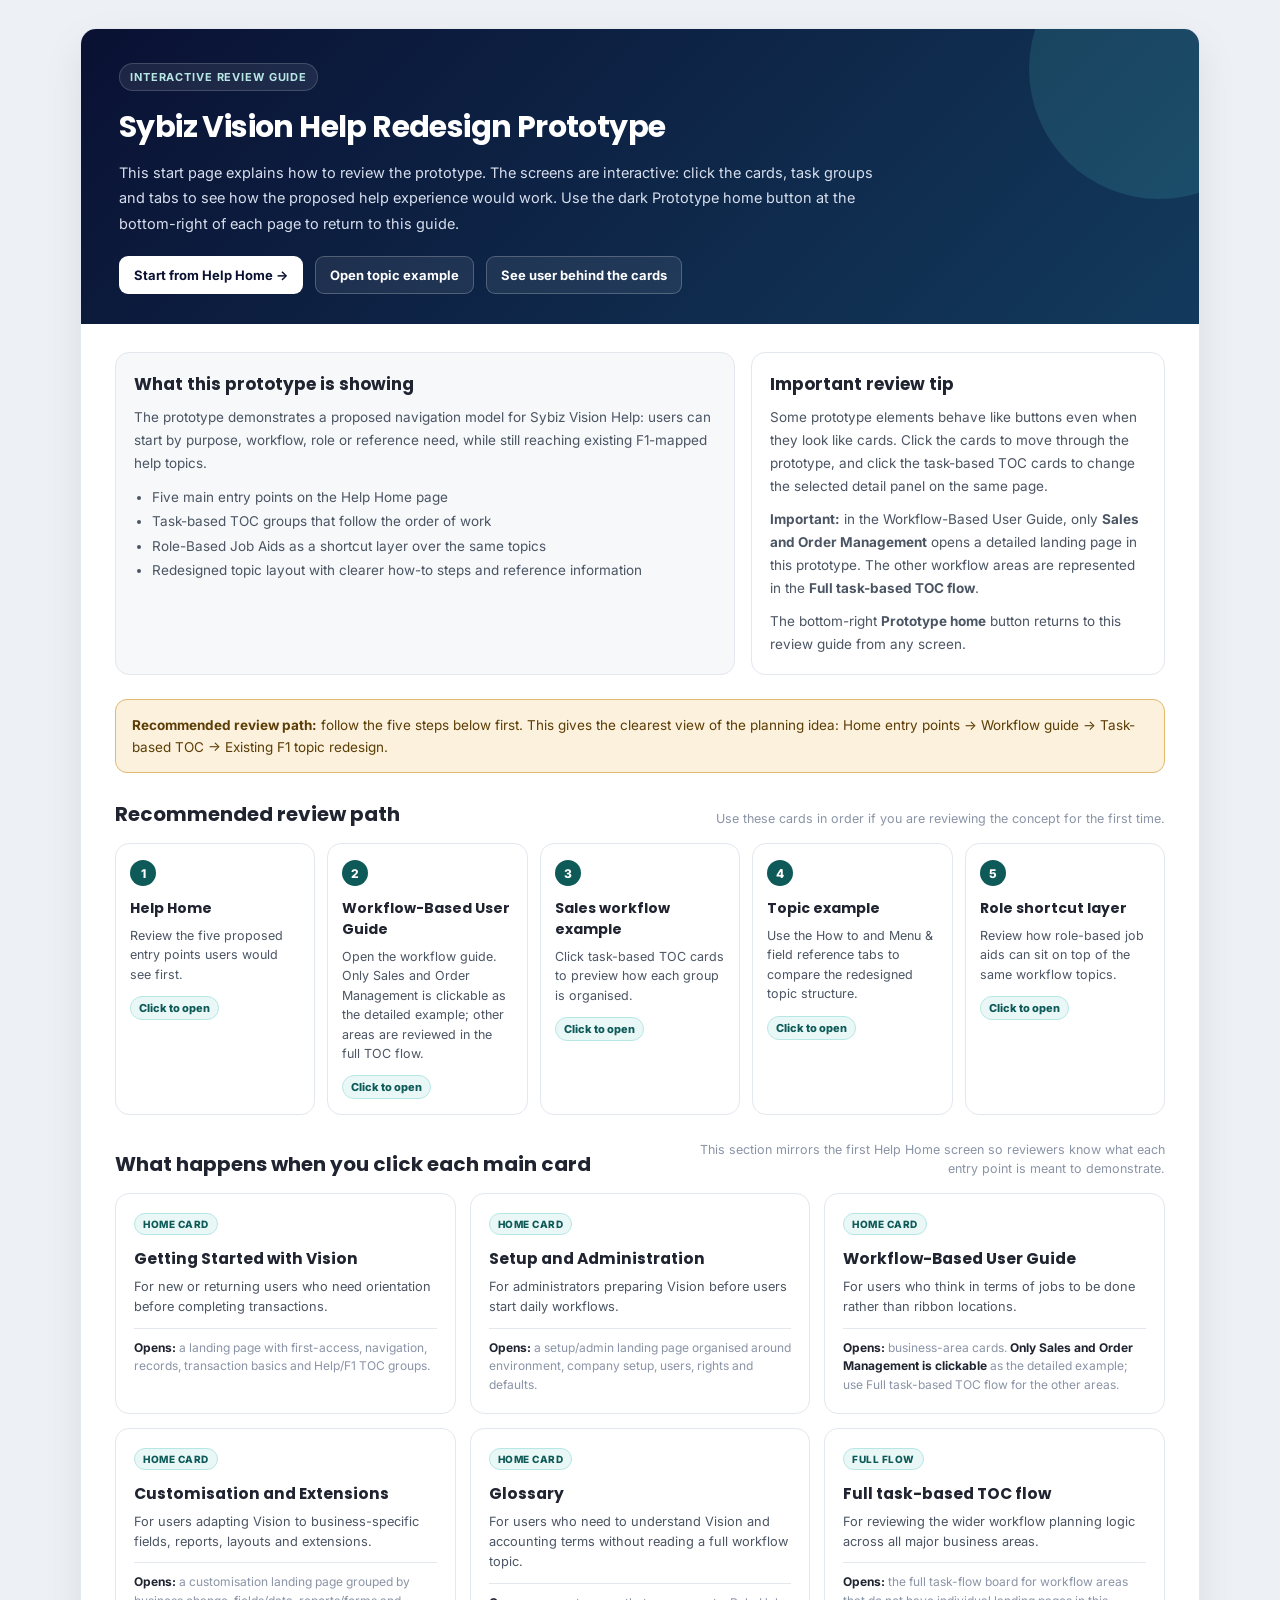
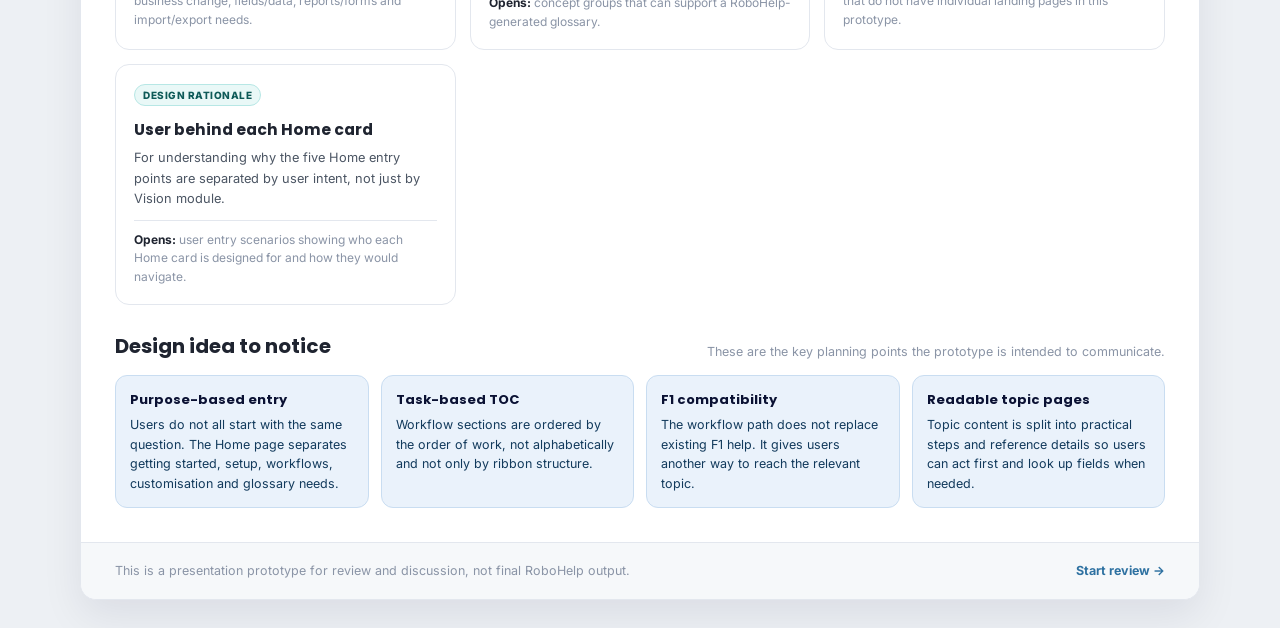
<file: index.html>
<!DOCTYPE html>
<html lang="en">
<head>
<meta charset="utf-8">
<meta name="viewport" content="width=device-width, initial-scale=1">
<title>Sybiz Vision Help Redesign — Prototype Review Guide</title>
<link href="https://fonts.googleapis.com/css2?family=Inter:wght@400;500;600;700&family=Poppins:wght@500;600;700&display=swap" rel="stylesheet">
<style>
:root{
  --navy:#0A1133;
  --blue:#2E71A1;
  --blue-soft:#EAF2FB;
  --teal:#50C3C0;
  --teal-tint:#E9F8F7;
  --teal-line:#B7E7E5;
  --teal-dark:#0E5A58;
  --green:#6FBF73;
  --amber:#FBF1DC;
  --amber-line:#E0B96E;
  --text:#1F2430;
  --text-2:#4B5563;
  --text-3:#8A94A6;
  --line:#E3E7EE;
  --bg:#EDF0F4;
  --bg-soft:#F6F8FA;
  --font-body:'Inter',sans-serif;
  --font-head:'Poppins',sans-serif;
}
*{box-sizing:border-box;margin:0;padding:0}
body{font-family:var(--font-body);background:var(--bg);color:var(--text);padding:28px}
a{color:inherit}
.wrap{max-width:1120px;margin:0 auto;background:#fff;border:1px solid var(--line);border-radius:16px;overflow:hidden;box-shadow:0 16px 40px rgba(10,17,51,.08)}
.hero{background:linear-gradient(135deg,var(--navy),#123A5C);color:#fff;padding:34px 38px 30px;position:relative;overflow:hidden}
.hero:after{content:"";position:absolute;right:-90px;top:-90px;width:260px;height:260px;border-radius:50%;background:rgba(80,195,192,.16)}
.kicker{display:inline-flex;align-items:center;gap:8px;font-size:11px;font-weight:700;text-transform:uppercase;letter-spacing:.08em;color:#B7E7E5;background:rgba(255,255,255,.08);border:1px solid rgba(255,255,255,.16);border-radius:999px;padding:6px 10px;margin-bottom:14px}
.hero h1{font-family:var(--font-head);font-weight:700;font-size:30px;letter-spacing:-.02em;margin-bottom:10px;max-width:760px;position:relative;z-index:1}
.hero p{font-size:14.5px;line-height:1.75;color:#D7DEEC;max-width:760px;position:relative;z-index:1}
.hero-actions{display:flex;gap:12px;flex-wrap:wrap;margin-top:20px;position:relative;z-index:1}
.btn{display:inline-flex;align-items:center;justify-content:center;gap:8px;text-decoration:none;border-radius:9px;padding:10px 14px;font-size:13px;font-weight:700;border:1px solid rgba(255,255,255,.22)}
.btn.primary{background:#fff;color:var(--navy)}
.btn.secondary{color:#fff;background:rgba(255,255,255,.08)}
.content{padding:28px 34px 34px}
.notice{display:grid;grid-template-columns:1.2fr .8fr;gap:16px;margin-bottom:24px}
.panel{border:1px solid var(--line);border-radius:14px;background:#fff;padding:18px}
.panel.soft{background:var(--bg-soft)}
.panel h2{font-family:var(--font-head);font-size:17px;margin-bottom:9px}
.panel p{font-size:13.5px;color:var(--text-2);line-height:1.7}
.panel ul{margin:10px 0 0 18px;color:var(--text-2);font-size:13.5px;line-height:1.8}
.guide-note{background:var(--amber);border:1px solid var(--amber-line);border-radius:12px;padding:14px 16px;font-size:13.5px;line-height:1.65;color:#5C3D06;margin-bottom:24px}
.section-title{display:flex;align-items:flex-end;justify-content:space-between;gap:20px;margin:26px 0 14px}
.section-title h2{font-family:var(--font-head);font-size:20px;color:var(--text)}
.section-title p{font-size:12.5px;color:var(--text-3);line-height:1.5;max-width:470px;text-align:right}
.path{display:grid;grid-template-columns:repeat(5,1fr);gap:12px;margin-bottom:26px}
.step{position:relative;border:1px solid var(--line);border-radius:14px;background:#fff;padding:16px 14px 15px;min-height:150px;text-decoration:none;transition:.15s ease}
.step:hover,.card:hover{transform:translateY(-2px);border-color:var(--teal-line);box-shadow:0 10px 24px rgba(10,17,51,.08)}
.num{width:26px;height:26px;border-radius:50%;background:var(--teal-dark);color:#fff;font-size:12px;font-weight:800;display:flex;align-items:center;justify-content:center;margin-bottom:12px}
.step h3{font-family:var(--font-head);font-size:14px;margin-bottom:7px}
.step p{font-size:12.5px;line-height:1.55;color:var(--text-2)}
.click{display:inline-flex;margin-top:12px;font-size:11px;font-weight:800;color:var(--teal-dark);background:var(--teal-tint);border:1px solid var(--teal-line);border-radius:999px;padding:4px 8px}
.grid{display:grid;grid-template-columns:repeat(3,1fr);gap:14px;margin-bottom:20px}
.card{border:1px solid var(--line);border-radius:14px;padding:18px;text-decoration:none;color:var(--text);background:#fff;min-height:172px;transition:.15s ease}
.tag{display:inline-block;font-size:10px;font-weight:800;color:var(--teal-dark);background:var(--teal-tint);border:1px solid var(--teal-line);border-radius:999px;padding:4px 8px;margin-bottom:12px;text-transform:uppercase;letter-spacing:.05em}
.card h3{font-family:var(--font-head);font-size:15.5px;margin-bottom:7px}
.card p{font-size:12.8px;color:var(--text-2);line-height:1.6;margin-bottom:10px}
.card .opens{border-top:1px solid var(--line);padding-top:10px;margin-top:10px;font-size:12px;color:var(--text-3);line-height:1.55}
.card .opens b{color:var(--text)}
.idea{display:grid;grid-template-columns:repeat(4,1fr);gap:12px;margin-top:14px}
.idea div{background:var(--blue-soft);border:1px solid #C9DDF1;border-radius:12px;padding:14px;font-size:12.5px;line-height:1.55;color:#123A5C}
.idea b{display:block;font-family:var(--font-head);font-size:13px;color:var(--navy);margin-bottom:5px}
.footer{border-top:1px solid var(--line);padding:18px 34px;background:var(--bg-soft);display:flex;justify-content:space-between;gap:16px;align-items:center;color:var(--text-3);font-size:12.5px;line-height:1.6}
.footer a{color:var(--blue);text-decoration:none;font-weight:700}
@media(max-width:960px){.notice{grid-template-columns:1fr}.path{grid-template-columns:1fr 1fr}.grid{grid-template-columns:1fr 1fr}.idea{grid-template-columns:1fr 1fr}.section-title{align-items:flex-start;flex-direction:column}.section-title p{text-align:left}}
@media(max-width:650px){body{padding:14px}.hero{padding:26px 22px}.content{padding:22px}.path,.grid,.idea{grid-template-columns:1fr}.footer{padding:16px 22px;flex-direction:column;align-items:flex-start}.hero h1{font-size:25px}}
</style>
</head>
<body>
<div class="wrap">
  <header class="hero">
    <div class="kicker">Interactive review guide</div>
    <h1>Sybiz Vision Help Redesign Prototype</h1>
    <p>This start page explains how to review the prototype. The screens are interactive: click the cards, task groups and tabs to see how the proposed help experience would work. Use the dark Prototype home button at the bottom-right of each page to return to this guide.</p>
    <div class="hero-actions">
      <a class="btn primary" href="sybiz_help_home.html">Start from Help Home →</a>
      <a class="btn secondary" href="sybiz_topic_preview.html">Open topic example</a>
      <a class="btn secondary" href="vision_entry_journeys.html">See user behind the cards</a>
    </div>
  </header>

  <main class="content">
    <div class="notice">
      <section class="panel soft">
        <h2>What this prototype is showing</h2>
        <p>The prototype demonstrates a proposed navigation model for Sybiz Vision Help: users can start by purpose, workflow, role or reference need, while still reaching existing F1-mapped help topics.</p>
        <ul>
          <li>Five main entry points on the Help Home page</li>
          <li>Task-based TOC groups that follow the order of work</li>
          <li>Role-Based Job Aids as a shortcut layer over the same topics</li>
          <li>Redesigned topic layout with clearer how-to steps and reference information</li>
        </ul>
      </section>
      <section class="panel">
        <h2>Important review tip</h2>
        <p>Some prototype elements behave like buttons even when they look like cards. Click the cards to move through the prototype, and click the task-based TOC cards to change the selected detail panel on the same page.</p>
        <p style="margin-top:10px;"><b>Important:</b> in the Workflow-Based User Guide, only <b>Sales and Order Management</b> opens a detailed landing page in this prototype. The other workflow areas are represented in the <b>Full task-based TOC flow</b>.</p>
        <p style="margin-top:10px;">The bottom-right <b>Prototype home</b> button returns to this review guide from any screen.</p>
      </section>
    </div>

    <div class="guide-note">
      <b>Recommended review path:</b> follow the five steps below first. This gives the clearest view of the planning idea: Home entry points → Workflow guide → Task-based TOC → Existing F1 topic redesign.
    </div>

    <div class="section-title">
      <h2>Recommended review path</h2>
      <p>Use these cards in order if you are reviewing the concept for the first time.</p>
    </div>

    <div class="path">
      <a class="step" href="sybiz_help_home.html">
        <div class="num">1</div>
        <h3>Help Home</h3>
        <p>Review the five proposed entry points users would see first.</p>
        <span class="click">Click to open</span>
      </a>
      <a class="step" href="sybiz_user_guide_landing.html">
        <div class="num">2</div>
        <h3>Workflow-Based User Guide</h3>
        <p>Open the workflow guide. Only Sales and Order Management is clickable as the detailed example; other areas are reviewed in the full TOC flow.</p>
        <span class="click">Click to open</span>
      </a>
      <a class="step" href="sybiz_landing_sales_order.html">
        <div class="num">3</div>
        <h3>Sales workflow example</h3>
        <p>Click task-based TOC cards to preview how each group is organised.</p>
        <span class="click">Click to open</span>
      </a>
      <a class="step" href="sybiz_topic_preview.html">
        <div class="num">4</div>
        <h3>Topic example</h3>
        <p>Use the How to and Menu &amp; field reference tabs to compare the redesigned topic structure.</p>
        <span class="click">Click to open</span>
      </a>
      <a class="step" href="sybiz_job_based_aids.html">
        <div class="num">5</div>
        <h3>Role shortcut layer</h3>
        <p>Review how role-based job aids can sit on top of the same workflow topics.</p>
        <span class="click">Click to open</span>
      </a>
    </div>

    <div class="section-title">
      <h2>What happens when you click each main card</h2>
      <p>This section mirrors the first Help Home screen so reviewers know what each entry point is meant to demonstrate.</p>
    </div>

    <div class="grid">
      <a class="card" href="sybiz_landing_getting_started.html">
        <span class="tag">Home card</span>
        <h3>Getting Started with Vision</h3>
        <p>For new or returning users who need orientation before completing transactions.</p>
        <div class="opens"><b>Opens:</b> a landing page with first-access, navigation, records, transaction basics and Help/F1 TOC groups.</div>
      </a>
      <a class="card" href="sybiz_landing_setup_admin.html">
        <span class="tag">Home card</span>
        <h3>Setup and Administration</h3>
        <p>For administrators preparing Vision before users start daily workflows.</p>
        <div class="opens"><b>Opens:</b> a setup/admin landing page organised around environment, company setup, users, rights and defaults.</div>
      </a>
      <a class="card" href="sybiz_user_guide_landing.html">
        <span class="tag">Home card</span>
        <h3>Workflow-Based User Guide</h3>
        <p>For users who think in terms of jobs to be done rather than ribbon locations.</p>
        <div class="opens"><b>Opens:</b> business-area cards. <b>Only Sales and Order Management is clickable</b> as the detailed example; use Full task-based TOC flow for the other areas.</div>
      </a>
      <a class="card" href="sybiz_landing_customisation.html">
        <span class="tag">Home card</span>
        <h3>Customisation and Extensions</h3>
        <p>For users adapting Vision to business-specific fields, reports, layouts and extensions.</p>
        <div class="opens"><b>Opens:</b> a customisation landing page grouped by business change, fields/data, reports/forms and import/export needs.</div>
      </a>
      <a class="card" href="sybiz_glossary_landing.html">
        <span class="tag">Home card</span>
        <h3>Glossary</h3>
        <p>For users who need to understand Vision and accounting terms without reading a full workflow topic.</p>
        <div class="opens"><b>Opens:</b> concept groups that can support a RoboHelp-generated glossary.</div>
      </a>
      <a class="card" href="vision_journey_boards.html">
        <span class="tag">Full flow</span>
        <h3>Full task-based TOC flow</h3>
        <p>For reviewing the wider workflow planning logic across all major business areas.</p>
        <div class="opens"><b>Opens:</b> the full task-flow board for workflow areas that do not have individual landing pages in this prototype.</div>
      </a>
      <a class="card" href="vision_entry_journeys.html">
        <span class="tag">Design rationale</span>
        <h3>User behind each Home card</h3>
        <p>For understanding why the five Home entry points are separated by user intent, not just by Vision module.</p>
        <div class="opens"><b>Opens:</b> user entry scenarios showing who each Home card is designed for and how they would navigate.</div>
      </a>
    </div>

    <div class="section-title">
      <h2>Design idea to notice</h2>
      <p>These are the key planning points the prototype is intended to communicate.</p>
    </div>

    <div class="idea">
      <div><b>Purpose-based entry</b>Users do not all start with the same question. The Home page separates getting started, setup, workflows, customisation and glossary needs.</div>
      <div><b>Task-based TOC</b>Workflow sections are ordered by the order of work, not alphabetically and not only by ribbon structure.</div>
      <div><b>F1 compatibility</b>The workflow path does not replace existing F1 help. It gives users another way to reach the relevant topic.</div>
      <div><b>Readable topic pages</b>Topic content is split into practical steps and reference details so users can act first and look up fields when needed.</div>
    </div>
  </main>

  <footer class="footer">
    <span>This is a presentation prototype for review and discussion, not final RoboHelp output.</span>
    <a href="sybiz_help_home.html">Start review →</a>
  </footer>
</div>
</body>
</html>
</file>
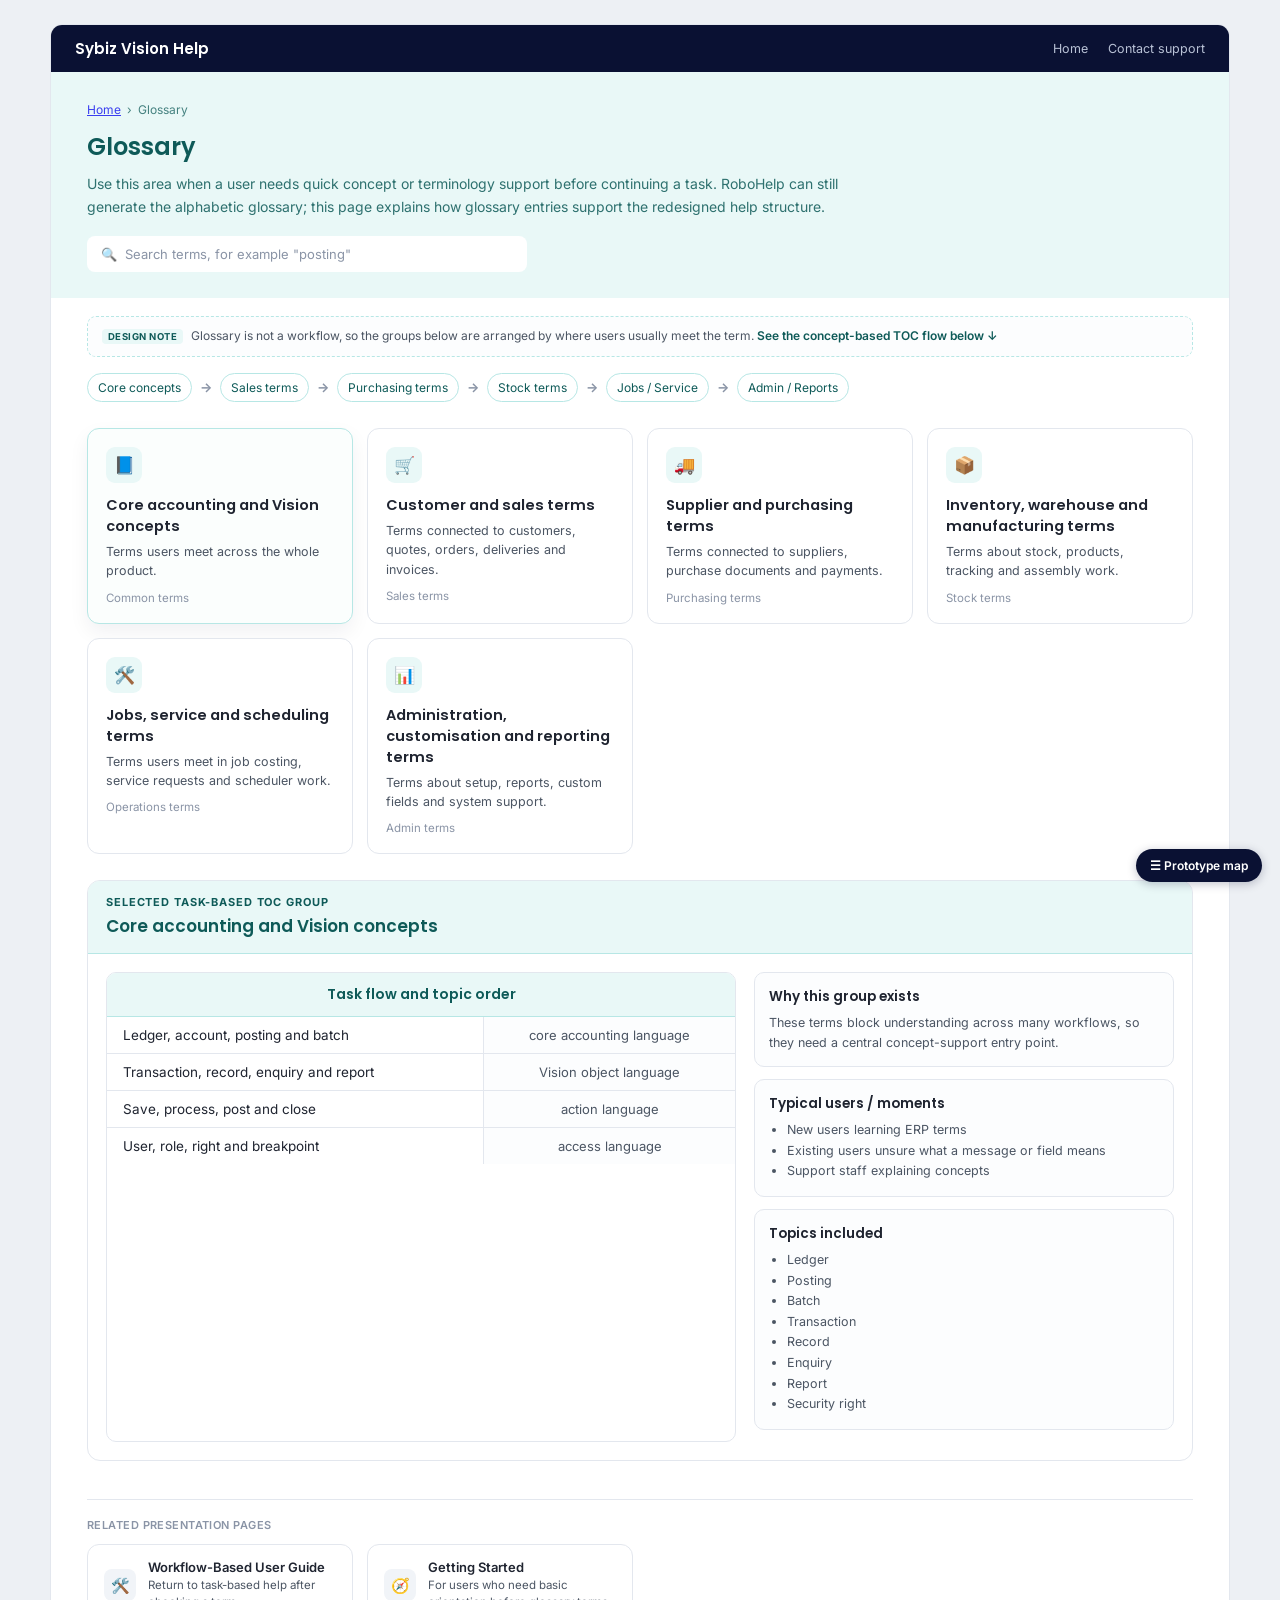
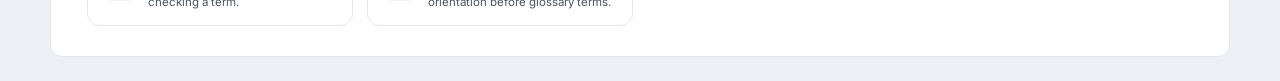
<file: sybiz_glossary_landing.html>
<!DOCTYPE html>
<html lang="en"><head><meta charset="utf-8"><meta name="viewport" content="width=device-width, initial-scale=1"><title>Glossary — Sybiz Vision Help</title><link href="https://fonts.googleapis.com/css2?family=Inter:wght@400;500;600&family=Poppins:wght@500;600&display=swap" rel="stylesheet"><style>
:root{
  --navy:#0A1133; --blue-600:#2E71A1;
  --teal-tint:#E9F8F7; --teal-line:#B7E7E5; --teal-dark:#0E5A58;
  --text:#1F2430; --text-2:#4B5563; --text-3:#8A94A6;
  --line:#E3E7EE;
  --font-body:'Inter',sans-serif; --font-head:'Poppins',sans-serif;
}
*{box-sizing:border-box; margin:0; padding:0;}
body{font-family:var(--font-body); color:var(--text); background:#EDF0F4;}
.frame{max-width:1180px; margin:24px auto; background:#fff; border:1px solid var(--line); border-radius:12px; overflow:hidden;}
.navbar{background:var(--navy); display:flex; align-items:center; justify-content:space-between; padding:12px 24px;}
.navbar .brand{color:#fff; font-family:var(--font-head); font-weight:600; font-size:15px;}
.navbar .links{color:#B9C2D6; font-size:12.5px;}
.navbar .links span{margin-left:20px;}
.navbar a{text-decoration:none; color:inherit;}
.hero{background:var(--teal-tint); padding:30px 36px 26px;}
.hero .crumbs{font-size:12px; color:var(--teal-dark); opacity:.75; margin-bottom:12px;}
.hero h1{font-family:var(--font-head); font-weight:600; font-size:24px; color:var(--teal-dark); margin-bottom:8px;}
.hero p{font-size:14px; color:var(--teal-dark); opacity:.85; max-width:760px; line-height:1.65; margin-bottom:18px;}
.hero .search{background:#fff; border-radius:8px; padding:10px 14px; max-width:440px; font-size:13px; color:var(--text-3); display:flex; align-items:center; gap:8px;}
.jnote{margin:18px 36px 0;background:#FCFDFE;border:1px dashed var(--teal-line);border-radius:9px;padding:10px 14px;font-size:12px;color:var(--text-2);line-height:1.55;}.jnote a{color:var(--teal-dark);font-weight:600;text-decoration:none;}.jnote .tag{font-size:9.5px;font-weight:700;color:var(--teal-dark);text-transform:uppercase;letter-spacing:.05em;margin-right:8px;background:var(--teal-tint);border-radius:4px;padding:2px 6px;}
.flow-strip{display:flex;flex-wrap:wrap;gap:8px;margin:16px 36px 0;align-items:center}.flow-strip span{font-size:12px;color:var(--teal-dark);background:#fff;border:1px solid var(--teal-line);border-radius:999px;padding:6px 10px}.flow-strip b{font-size:13px;color:var(--text-3)}
.grid{display:grid; grid-template-columns:repeat(auto-fill, minmax(250px,1fr)); gap:14px; padding:26px 36px 10px;}
.card{border:1px solid var(--line); border-radius:12px; padding:18px; transition:border-color .15s; cursor:pointer; background:#fff;}
.card:hover,.card.active{border-color:var(--teal-line); background:#FBFEFD;}
.card.active{box-shadow:0 8px 20px rgba(10,17,51,.06);}
.card .icon{width:36px; height:36px; border-radius:9px; background:var(--teal-tint); display:flex; align-items:center; justify-content:center; margin-bottom:12px; font-size:17px;}
.card h2{font-family:var(--font-head); font-weight:600; font-size:14.5px; margin-bottom:5px; color:var(--text);}
.card p{font-size:12.5px; line-height:1.55; color:var(--text-2);}
.card .count{font-size:11.5px; color:var(--text-3); margin-top:10px;}
.detail{margin:16px 36px 32px;border:1px solid var(--line);border-radius:13px;overflow:hidden;background:#fff;}
.detail-head{background:var(--teal-tint);border-bottom:1px solid var(--teal-line);padding:14px 18px;}
.detail-head .eyebrow{font-size:11px;text-transform:uppercase;letter-spacing:.08em;color:var(--teal-dark);font-weight:700;margin-bottom:4px;}
.detail-head h2{font-family:var(--font-head);font-weight:600;font-size:17px;color:var(--teal-dark);margin:0;}
.detail-body{display:grid;grid-template-columns:1.2fr .8fr;gap:18px;padding:18px;}
.gcard{background:#fff;border:1px solid var(--line);border-radius:10px;overflow:hidden;}
.ghead{background:var(--teal-tint);color:var(--teal-dark);font-family:var(--font-head);font-weight:600;font-size:14px;text-align:center;padding:11px 14px;border-bottom:1px solid var(--teal-line);}
table{width:100%;border-collapse:collapse;font-size:13.5px;}td{padding:10px 16px;border-bottom:1px solid var(--line);vertical-align:middle;}tr:last-child td{border-bottom:none;}.tcell{width:60%;border-right:1px solid var(--line);}.pcell{color:var(--text-2);font-size:13px;text-align:center;background:#FCFDFE;}
.side-card{border:1px solid var(--line);border-radius:10px;padding:14px;background:#FCFDFE;margin-bottom:12px;}.side-card h3{font-family:var(--font-head);font-weight:600;font-size:13.5px;color:var(--text);margin-bottom:6px}.side-card p{font-size:12.5px;color:var(--text-2);line-height:1.55}.side-card ul{margin-left:18px;color:var(--text-2);font-size:12.5px;line-height:1.65}.hidden{display:none}.utility{padding:6px 36px 30px;}.utility .cap{font-size:11px; font-weight:600; color:var(--text-3); text-transform:uppercase; letter-spacing:.04em; border-top:1px solid var(--line); padding:18px 0 12px;}.utility .row{display:grid; grid-template-columns:repeat(auto-fill, minmax(250px,1fr)); gap:14px;}.util-card{border:1px solid var(--line); border-radius:12px; padding:14px 16px; display:flex; align-items:center; gap:12px; cursor:pointer; text-decoration:none;color:inherit}.util-card:hover{background:#FAFBFC;}.util-card .icon{width:32px; height:32px; border-radius:8px; background:#F1F4F8; display:flex; align-items:center; justify-content:center; flex-shrink:0; font-size:15px;}.util-card h3{font-weight:600; font-size:13px; margin-bottom:2px;}.util-card p{font-size:11.5px; color:var(--text-2); line-height:1.5;}.prototype-map{position:fixed;right:18px;bottom:18px;z-index:99;background:#0A1133;color:#fff;font-family:Inter,sans-serif;font-size:12px;font-weight:600;padding:9px 14px;border-radius:20px;text-decoration:none;box-shadow:0 2px 10px rgba(10,17,51,.25);}
@media(max-width:860px){.detail-body{grid-template-columns:1fr}.navbar{align-items:flex-start;gap:8px;flex-direction:column}.navbar .links span{margin-left:0;margin-right:16px}}@media(max-width:620px){.frame{margin:0;border-radius:0}.grid{grid-template-columns:1fr;padding-left:22px;padding-right:22px}.hero{padding-left:22px;padding-right:22px}.jnote,.flow-strip,.detail,.utility{margin-left:22px;margin-right:22px;padding-left:0;padding-right:0}.detail{margin-bottom:24px}.prototype-map{display:none}}
</style></head><body>
<div class="frame">
  <header class="navbar"><a href="sybiz_help_home.html"><span class="brand">Sybiz Vision Help</span></a><span class="links"><span>Home</span><span>Contact support</span></span></header>
  <section class="hero"><div class="crumbs"><a href="sybiz_help_home.html">Home</a> &nbsp;&rsaquo;&nbsp; Glossary</div><h1>Glossary</h1><p>Use this area when a user needs quick concept or terminology support before continuing a task. RoboHelp can still generate the alphabetic glossary; this page explains how glossary entries support the redesigned help structure.</p><div class="search">&#128269;&nbsp; Search terms, for example &quot;posting&quot;</div></section>
  <div class="jnote"><span class="tag">Design note</span>Glossary is not a workflow, so the groups below are arranged by where users usually meet the term. <a href="#" onclick="showToc('gl-core');return false;">See the concept-based TOC flow below &#8595;</a></div>
  <div class="flow-strip"><span>Core concepts</span><b>&rarr;</b><span>Sales terms</span><b>&rarr;</b><span>Purchasing terms</span><b>&rarr;</b><span>Stock terms</span><b>&rarr;</b><span>Jobs / Service</span><b>&rarr;</b><span>Admin / Reports</span></div>
  <div class="grid"><div class="card active" data-card="gl-core" onclick="showToc('gl-core')">
      <div class="icon">📘</div>
      <h2>Core accounting and Vision concepts</h2>
      <p>Terms users meet across the whole product.</p>
      <div class="count">Common terms</div>
    </div><div class="card" data-card="gl-sales" onclick="showToc('gl-sales')">
      <div class="icon">🛒</div>
      <h2>Customer and sales terms</h2>
      <p>Terms connected to customers, quotes, orders, deliveries and invoices.</p>
      <div class="count">Sales terms</div>
    </div><div class="card" data-card="gl-purchase" onclick="showToc('gl-purchase')">
      <div class="icon">🚚</div>
      <h2>Supplier and purchasing terms</h2>
      <p>Terms connected to suppliers, purchase documents and payments.</p>
      <div class="count">Purchasing terms</div>
    </div><div class="card" data-card="gl-stock" onclick="showToc('gl-stock')">
      <div class="icon">📦</div>
      <h2>Inventory, warehouse and manufacturing terms</h2>
      <p>Terms about stock, products, tracking and assembly work.</p>
      <div class="count">Stock terms</div>
    </div><div class="card" data-card="gl-ops" onclick="showToc('gl-ops')">
      <div class="icon">🛠️</div>
      <h2>Jobs, service and scheduling terms</h2>
      <p>Terms users meet in job costing, service requests and scheduler work.</p>
      <div class="count">Operations terms</div>
    </div><div class="card" data-card="gl-admin" onclick="showToc('gl-admin')">
      <div class="icon">📊</div>
      <h2>Administration, customisation and reporting terms</h2>
      <p>Terms about setup, reports, custom fields and system support.</p>
      <div class="count">Admin terms</div>
    </div></div>
  <div class="detail"><div class="toc-panel" id="gl-core">
          <div class="detail-head"><div class="eyebrow">Selected task-based TOC group</div><h2>Core accounting and Vision concepts</h2></div>
          <div class="detail-body">
            <div class="gcard"><div class="ghead">Task flow and topic order</div><table><tr><td class='tcell'>Ledger, account, posting and batch</td><td class='pcell'>core accounting language</td></tr><tr><td class='tcell'>Transaction, record, enquiry and report</td><td class='pcell'>Vision object language</td></tr><tr><td class='tcell'>Save, process, post and close</td><td class='pcell'>action language</td></tr><tr><td class='tcell'>User, role, right and breakpoint</td><td class='pcell'>access language</td></tr></table></div>
            <div>
              <div class="side-card"><h3>Why this group exists</h3><p>These terms block understanding across many workflows, so they need a central concept-support entry point.</p></div>
              <div class="side-card"><h3>Typical users / moments</h3><ul><li>New users learning ERP terms</li><li>Existing users unsure what a message or field means</li><li>Support staff explaining concepts</li></ul></div>
              <div class="side-card"><h3>Topics included</h3><ul><li>Ledger</li><li>Posting</li><li>Batch</li><li>Transaction</li><li>Record</li><li>Enquiry</li><li>Report</li><li>Security right</li></ul></div>
            </div>
          </div>
        </div><div class="toc-panel hidden" id="gl-sales">
          <div class="detail-head"><div class="eyebrow">Selected task-based TOC group</div><h2>Customer and sales terms</h2></div>
          <div class="detail-body">
            <div class="gcard"><div class="ghead">Task flow and topic order</div><table><tr><td class='tcell'>Debtor, customer and customer group</td><td class='pcell'>who buys</td></tr><tr><td class='tcell'>Quote, order, delivery and invoice</td><td class='pcell'>sales documents</td></tr><tr><td class='tcell'>Credit, return, receipt and allocation</td><td class='pcell'>corrections and payment</td></tr><tr><td class='tcell'>Back order, pick and pack</td><td class='pcell'>fulfilment status</td></tr></table></div>
            <div>
              <div class="side-card"><h3>Why this group exists</h3><p>Users often arrive from sales screens and need a quick meaning without leaving the task context.</p></div>
              <div class="side-card"><h3>Typical users / moments</h3><ul><li>Sales admin</li><li>Accounts receivable user</li><li>Customer service user</li></ul></div>
              <div class="side-card"><h3>Topics included</h3><ul><li>Debtor</li><li>Customer group</li><li>Sales quote</li><li>Sales order</li><li>Sales delivery</li><li>Sales invoice</li><li>Credit</li><li>Receipt</li><li>Allocation</li></ul></div>
            </div>
          </div>
        </div><div class="toc-panel hidden" id="gl-purchase">
          <div class="detail-head"><div class="eyebrow">Selected task-based TOC group</div><h2>Supplier and purchasing terms</h2></div>
          <div class="detail-body">
            <div class="gcard"><div class="ghead">Task flow and topic order</div><table><tr><td class='tcell'>Creditor, supplier and supplier group</td><td class='pcell'>who is paid</td></tr><tr><td class='tcell'>Requisition, purchase order and delivery</td><td class='pcell'>purchase flow</td></tr><tr><td class='tcell'>Invoice, credit, return and offset</td><td class='pcell'>supplier balance</td></tr><tr><td class='tcell'>Suggested orders and approval groups</td><td class='pcell'>planning and control</td></tr></table></div>
            <div>
              <div class="side-card"><h3>Why this group exists</h3><p>Purchasing users need to understand document flow and matching concepts quickly.</p></div>
              <div class="side-card"><h3>Typical users / moments</h3><ul><li>Purchasing officer</li><li>Accounts payable user</li><li>Warehouse receiving user</li></ul></div>
              <div class="side-card"><h3>Topics included</h3><ul><li>Creditor</li><li>Supplier</li><li>Purchase requisition</li><li>Purchase order</li><li>Purchase delivery</li><li>Purchase invoice</li><li>Supplier credit</li><li>Offset</li></ul></div>
            </div>
          </div>
        </div><div class="toc-panel hidden" id="gl-stock">
          <div class="detail-head"><div class="eyebrow">Selected task-based TOC group</div><h2>Inventory, warehouse and manufacturing terms</h2></div>
          <div class="detail-body">
            <div class="gcard"><div class="ghead">Task flow and topic order</div><table><tr><td class='tcell'>Product, location and unit of measure</td><td class='pcell'>stock foundation</td></tr><tr><td class='tcell'>Stock on hand, free stock and allocation</td><td class='pcell'>availability</td></tr><tr><td class='tcell'>Serial, lot and stocktake</td><td class='pcell'>tracking and counting</td></tr><tr><td class='tcell'>Assembly, component and manufacture issue</td><td class='pcell'>manufacturing language</td></tr></table></div>
            <div>
              <div class="side-card"><h3>Why this group exists</h3><p>Inventory concepts appear in sales, purchasing and manufacturing, so grouping them helps cross-workflow understanding.</p></div>
              <div class="side-card"><h3>Typical users / moments</h3><ul><li>Inventory controller</li><li>Warehouse / dispatch user</li><li>Manufacturing user</li></ul></div>
              <div class="side-card"><h3>Topics included</h3><ul><li>Product</li><li>Location</li><li>Unit of Measure</li><li>Stock on hand</li><li>Free stock</li><li>Allocation</li><li>Serial number</li><li>Lot number</li><li>Assembly</li><li>Component</li></ul></div>
            </div>
          </div>
        </div><div class="toc-panel hidden" id="gl-ops">
          <div class="detail-head"><div class="eyebrow">Selected task-based TOC group</div><h2>Jobs, service and scheduling terms</h2></div>
          <div class="detail-body">
            <div class="gcard"><div class="ghead">Task flow and topic order</div><table><tr><td class='tcell'>Job, estimate, WIP and retention</td><td class='pcell'>job costing language</td></tr><tr><td class='tcell'>Service item, service request and action</td><td class='pcell'>service language</td></tr><tr><td class='tcell'>Meter, labour rate and timesheet</td><td class='pcell'>service/job charging</td></tr><tr><td class='tcell'>Scheduler, appointment and resource</td><td class='pcell'>planning language</td></tr></table></div>
            <div>
              <div class="side-card"><h3>Why this group exists</h3><p>These terms support operational workflows that do not fit cleanly into sales or purchasing only.</p></div>
              <div class="side-card"><h3>Typical users / moments</h3><ul><li>Job manager</li><li>Service coordinator</li><li>Technician scheduler</li></ul></div>
              <div class="side-card"><h3>Topics included</h3><ul><li>Job</li><li>Estimate</li><li>Work in progress</li><li>Retention</li><li>Service item</li><li>Service request</li><li>Service action</li><li>Meter</li><li>Labour rate</li><li>Scheduler</li></ul></div>
            </div>
          </div>
        </div><div class="toc-panel hidden" id="gl-admin">
          <div class="detail-head"><div class="eyebrow">Selected task-based TOC group</div><h2>Administration, customisation and reporting terms</h2></div>
          <div class="detail-body">
            <div class="gcard"><div class="ghead">Task flow and topic order</div><table><tr><td class='tcell'>Default, lookup, template and option</td><td class='pcell'>setup language</td></tr><tr><td class='tcell'>Custom field, category and sort code</td><td class='pcell'>configuration language</td></tr><tr><td class='tcell'>Report, dashboard, analytic and report set</td><td class='pcell'>reporting language</td></tr><tr><td class='tcell'>Import, export and mass update</td><td class='pcell'>data change language</td></tr></table></div>
            <div>
              <div class="side-card"><h3>Why this group exists</h3><p>Administrators and power users need a quick reference for configuration and reporting concepts.</p></div>
              <div class="side-card"><h3>Typical users / moments</h3><ul><li>System administrator</li><li>Power user</li><li>Report maintainer</li></ul></div>
              <div class="side-card"><h3>Topics included</h3><ul><li>Default</li><li>Lookup</li><li>Template</li><li>Custom field</li><li>Sort code</li><li>Dashboard</li><li>Analytic</li><li>Report set</li><li>Mass update</li></ul></div>
            </div>
          </div>
        </div></div>
  <div class="utility"><div class="cap">Related presentation pages</div><div class="row"><a class="util-card" href="sybiz_user_guide_landing.html"><div class="icon">🛠️</div><div><h3>Workflow-Based User Guide</h3><p>Return to task-based help after checking a term.</p></div></a><a class="util-card" href="sybiz_landing_getting_started.html"><div class="icon">🧭</div><div><h3>Getting Started</h3><p>For users who need basic orientation before glossary terms.</p></div></a></div></div>
</div>
<a class="prototype-map" href="index.html">&#9776; Prototype map</a>
<script>
function showToc(id){
  document.querySelectorAll('.toc-panel').forEach(p=>p.classList.add('hidden'));
  document.getElementById(id).classList.remove('hidden');
  document.querySelectorAll('.card[data-card]').forEach(c=>c.classList.remove('active'));
  document.querySelector('.card[data-card="'+id+'"]').classList.add('active');
}
</script>
</body></html>
</file>
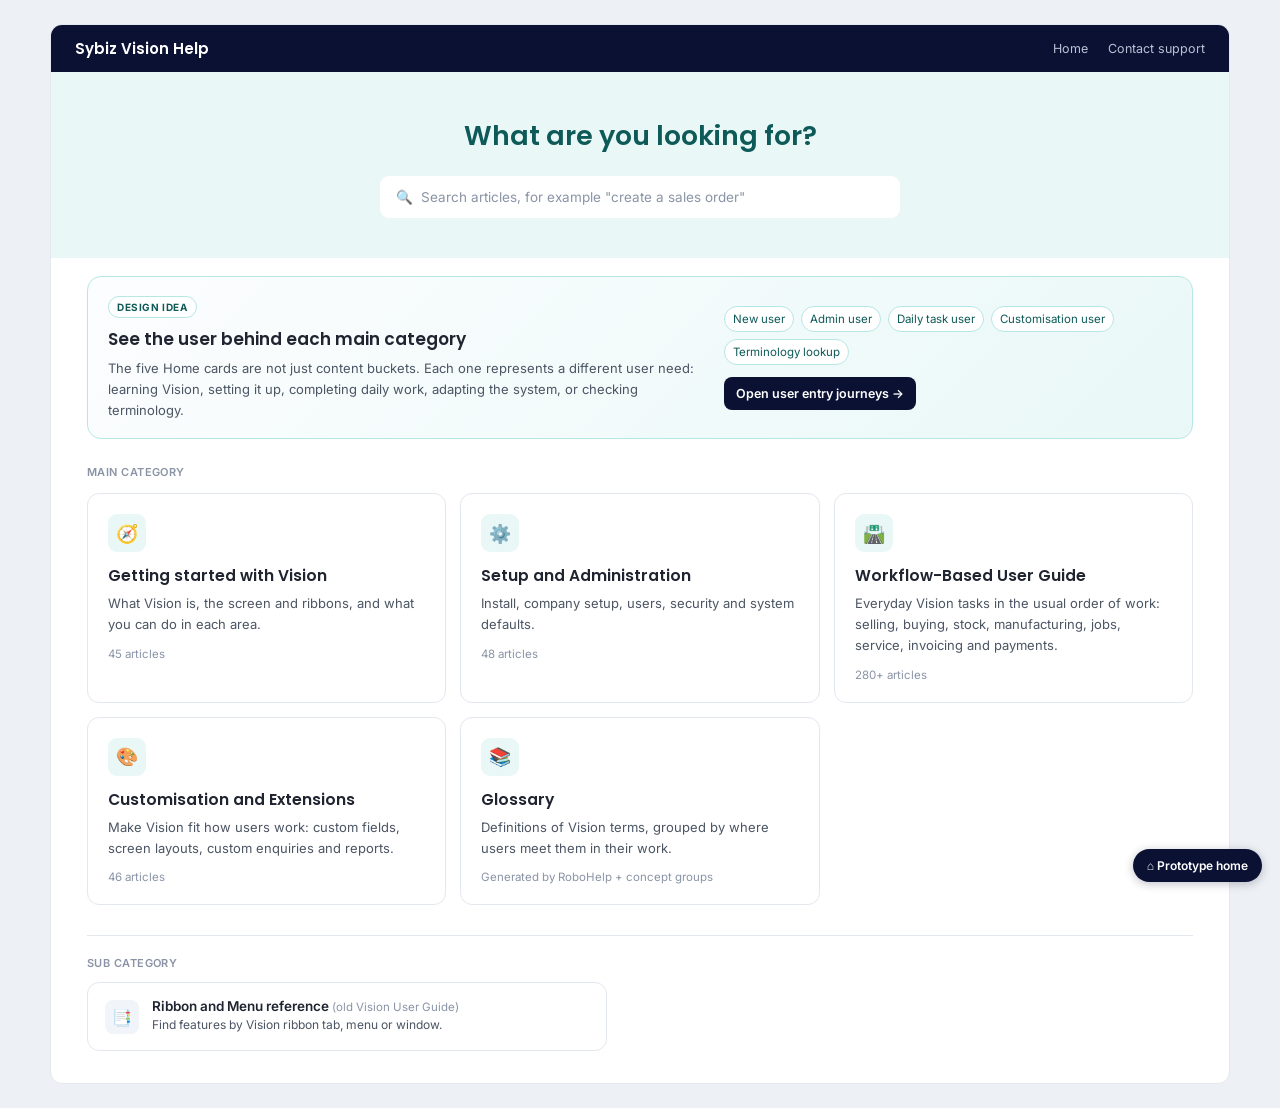
<file: sybiz_help_home.html>
<!DOCTYPE html>
<html lang="en">
<head>
<meta charset="utf-8">
<meta name="viewport" content="width=device-width, initial-scale=1">
<title>Home — Sybiz Vision Help (preview)</title>
<link href="https://fonts.googleapis.com/css2?family=Inter:wght@400;500;600&family=Poppins:wght@500;600&display=swap" rel="stylesheet">
<style>
:root{
  --navy:#0A1133; --blue-600:#2E71A1;
  --teal-tint:#E9F8F7; --teal-line:#B7E7E5; --teal-dark:#0E5A58;
  --text:#1F2430; --text-2:#4B5563; --text-3:#8A94A6;
  --line:#E3E7EE;
  --font-body:'Inter',sans-serif; --font-head:'Poppins',sans-serif;
}
*{box-sizing:border-box; margin:0; padding:0;}
body{font-family:var(--font-body); color:var(--text); background:#EDF0F4;}

.frame{max-width:1180px; margin:24px auto; background:#fff; border:1px solid var(--line); border-radius:12px; overflow:hidden;}

.navbar{background:var(--navy); display:flex; align-items:center; justify-content:space-between; padding:12px 24px;}
.navbar .brand{color:#fff; font-family:var(--font-head); font-weight:600; font-size:15px;}
.navbar .links{color:#B9C2D6; font-size:12.5px;}
.navbar .links span{margin-left:20px;}

.hero{background:var(--teal-tint); padding:44px 36px 40px; text-align:center;}
.hero h1{font-family:var(--font-head); font-weight:600; font-size:27px; color:var(--teal-dark); margin-bottom:20px;}
.hero .search{background:#fff; border-radius:9px; padding:13px 16px; max-width:520px; margin:0 auto; font-size:13.5px; color:var(--text-3); display:flex; align-items:center; gap:9px; text-align:left;}

.section-cap{font-size:11px; font-weight:600; color:var(--text-3); text-transform:uppercase; letter-spacing:.04em; padding:26px 36px 0;}

.grid{display:grid; grid-template-columns:repeat(auto-fill, minmax(320px,1fr)); gap:14px; padding:14px 36px 10px;}

.card{border:1px solid var(--line); border-radius:12px; padding:20px; transition:border-color .15s; cursor:pointer;}
.card:hover{border-color:var(--teal-line); background:#FBFEFD;}
.card .icon{width:38px; height:38px; border-radius:9px; background:var(--teal-tint); display:flex; align-items:center; justify-content:center; margin-bottom:12px; font-size:18px;}
.card h2{font-family:var(--font-head); font-weight:600; font-size:15.5px; margin-bottom:6px; color:var(--text);}
.card p{font-size:13px; line-height:1.6; color:var(--text-2);}
.card .count{font-size:11.5px; color:var(--text-3); margin-top:12px;}

.utility{padding:6px 36px 32px;}
.utility .cap{font-size:11px; font-weight:600; color:var(--text-3); text-transform:uppercase; letter-spacing:.04em; border-top:1px solid var(--line); padding:20px 0 12px; margin-top:14px;}
.util-card{border:1px solid var(--line); border-radius:12px; padding:15px 17px; display:flex; align-items:center; gap:13px; cursor:pointer; max-width:520px;}
.util-card:hover{background:#FAFBFC;}
.util-card .icon{width:34px; height:34px; border-radius:8px; background:#F1F4F8; display:flex; align-items:center; justify-content:center; flex-shrink:0; font-size:16px;}
.util-card h3{font-weight:600; font-size:13.5px; margin-bottom:2px;}
.util-card h3 .old{font-weight:400; color:var(--text-3); font-size:11.5px;}
.util-card p{font-size:12px; color:var(--text-2); line-height:1.55;}
.user-behind{margin:18px 36px 0;border:1px solid var(--teal-line);border-radius:14px;background:linear-gradient(135deg,#FCFDFE,#E9F8F7);padding:18px 20px;display:grid;grid-template-columns:1.2fr .9fr;gap:18px;align-items:center;}
.user-behind .tag{display:inline-block;font-size:10px;font-weight:700;color:var(--teal-dark);text-transform:uppercase;letter-spacing:.06em;background:#fff;border:1px solid var(--teal-line);border-radius:999px;padding:4px 8px;margin-bottom:8px;}
.user-behind h2{font-family:var(--font-head);font-weight:600;font-size:17px;color:var(--text);margin-bottom:6px;}
.user-behind p{font-size:13px;line-height:1.6;color:var(--text-2);}
.user-behind .chips{display:flex;flex-wrap:wrap;gap:7px;margin-bottom:12px;}
.user-behind .chips span{font-size:11.5px;color:var(--teal-dark);background:#fff;border:1px solid var(--teal-line);border-radius:999px;padding:5px 8px;}
.user-behind a{display:inline-flex;align-items:center;gap:6px;color:#fff;background:var(--navy);font-weight:600;text-decoration:none;border-radius:8px;padding:9px 12px;font-size:12.5px;}
@media (max-width:760px){.user-behind{grid-template-columns:1fr;margin:14px 20px 0}.grid{padding-left:20px;padding-right:20px}.section-cap{padding-left:20px}.utility{padding-left:20px;padding-right:20px}}</style>
</head>
<body>

<div class="frame">

  <header class="navbar">
    <span class="brand">Sybiz Vision Help</span>
    <span class="links"><span>Home</span><span>Contact support</span></span>
  </header>

  <section class="hero">
    <h1>What are you looking for?</h1>
    <div class="search">&#128269;&nbsp; Search articles, for example "create a sales order"</div>
  </section>

  <section class="user-behind">
    <div>
      <span class="tag">Design idea</span>
      <h2>See the user behind each main category</h2>
      <p>The five Home cards are not just content buckets. Each one represents a different user need: learning Vision, setting it up, completing daily work, adapting the system, or checking terminology.</p>
    </div>
    <div>
      <div class="chips">
        <span>New user</span><span>Admin user</span><span>Daily task user</span><span>Customisation user</span><span>Terminology lookup</span>
      </div>
      <a href="vision_entry_journeys.html">Open user entry journeys &#8594;</a>
    </div>
  </section>

  <div class="section-cap">Main category</div>
  <div class="grid">

    <div class="card" onclick="location.href='sybiz_landing_getting_started.html'">
      <div class="icon">&#129517;</div>
      <h2>Getting started with Vision</h2>
      <p>What Vision is, the screen and ribbons, and what you can do in each area.</p>
      <div class="count">45 articles</div>
    </div>

    <div class="card" onclick="location.href='sybiz_landing_setup_admin.html'">
      <div class="icon">&#9881;&#65039;</div>
      <h2>Setup and Administration</h2>
      <p>Install, company setup, users, security and system defaults.</p>
      <div class="count">48 articles</div>
    </div>

    <div class="card" onclick="location.href='sybiz_user_guide_landing.html'">
      <div class="icon">&#128739;&#65039;</div>
      <h2>Workflow-Based User Guide</h2>
      <p>Everyday Vision tasks in the usual order of work: selling, buying, stock, manufacturing, jobs, service, invoicing and payments.</p>
      <div class="count">280+ articles</div>
    </div>

    <div class="card" onclick="location.href='sybiz_landing_customisation.html'">
      <div class="icon">&#127912;</div>
      <h2>Customisation and Extensions</h2>
      <p>Make Vision fit how users work: custom fields, screen layouts, custom enquiries and reports.</p>
      <div class="count">46 articles</div>
    </div>

    <div class="card" onclick="location.href='sybiz_glossary_landing.html'">
      <div class="icon">&#128218;</div>
      <h2>Glossary</h2>
      <p>Definitions of Vision terms, grouped by where users meet them in their work.</p>
      <div class="count">Generated by RoboHelp + concept groups</div>
    </div>

  </div>

  <div class="utility">
    <div class="cap">Sub category</div>
    <div class="util-card">
      <div class="icon">&#128209;</div>
      <div>
        <h3>Ribbon and Menu reference <span class="old">(old Vision User Guide)</span></h3>
        <p>Find features by Vision ribbon tab, menu or window.</p>
      </div>
    </div>
  </div>

</div>

<a href="index.html" style="position:fixed;right:18px;bottom:18px;z-index:99;background:#0A1133;color:#fff;font-family:Inter,sans-serif;font-size:12px;font-weight:600;padding:9px 14px;border-radius:20px;text-decoration:none;box-shadow:0 2px 10px rgba(10,17,51,.25);">&#8962; Prototype home</a>
</body>
</html>
</file>
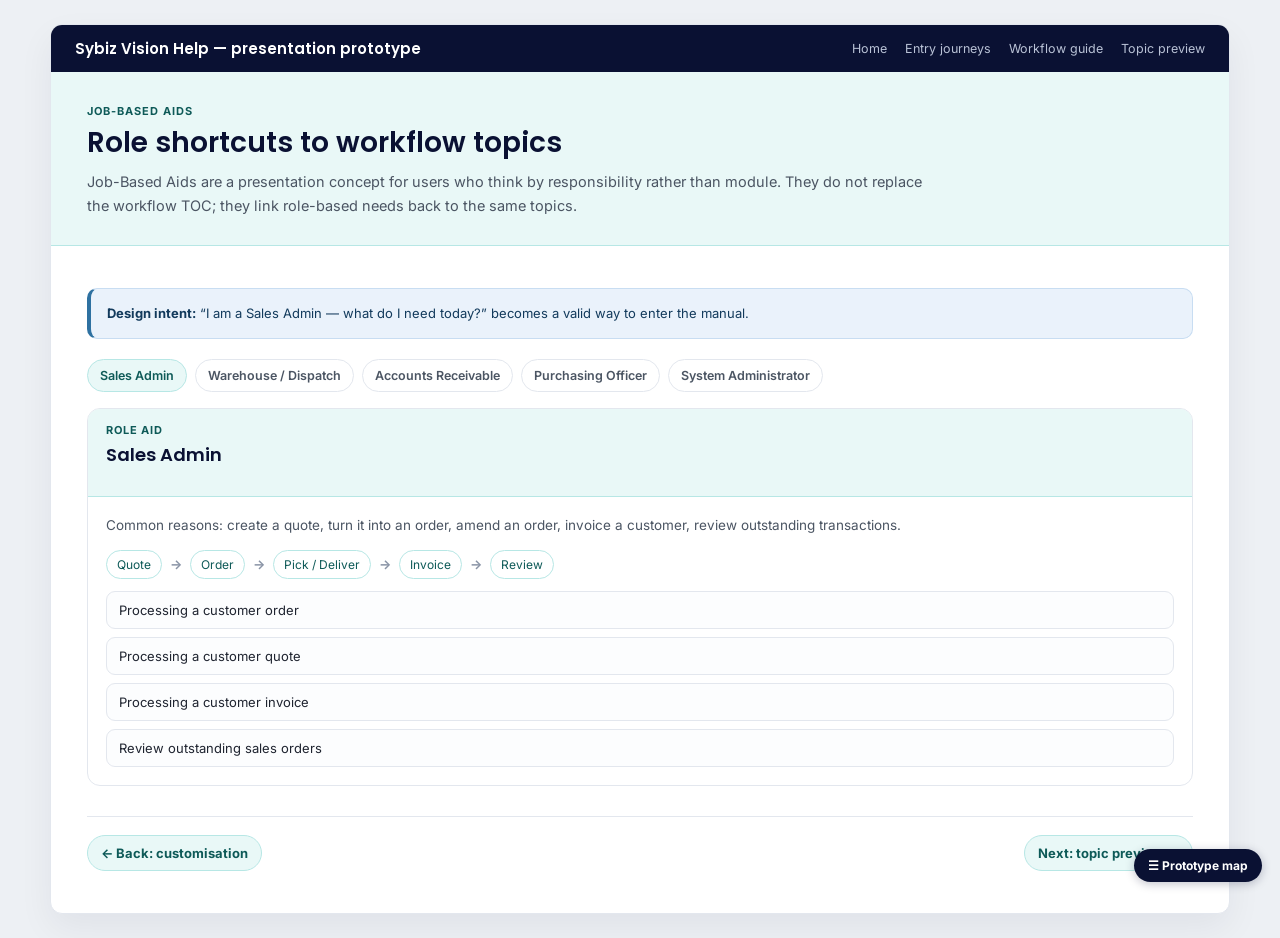
<file: sybiz_job_based_aids.html>
<!DOCTYPE html><html lang="en"><head><meta charset="utf-8"><meta name="viewport" content="width=device-width, initial-scale=1"><title>Job-Based Aids — Sybiz Vision Help</title><link href="https://fonts.googleapis.com/css2?family=Inter:wght@400;500;600;700&family=Poppins:wght@500;600&family=JetBrains+Mono:wght@400&display=swap" rel="stylesheet"><link rel="stylesheet" href="assets/prototype.css"></head><body><div class="frame"><div class="navbar"><div class="brand">Sybiz Vision Help — presentation prototype</div><div class="links"><a href="sybiz_help_home.html">Home</a><a href="vision_entry_journeys.html">Entry journeys</a><a href="sybiz_user_guide_landing.html">Workflow guide</a><a href="sybiz_topic_preview.html">Topic preview</a></div></div>
<div class="hero"><div class="kicker">Job-Based Aids</div><h1>Role shortcuts to workflow topics</h1><p>Job-Based Aids are a presentation concept for users who think by responsibility rather than module. They do not replace the workflow TOC; they link role-based needs back to the same topics.</p></div>
<div class="content"><div class="note"><strong>Design intent:</strong> “I am a Sales Admin — what do I need today?” becomes a valid way to enter the manual.</div>
  <div class="switcher"><button class="active" data-button-group="role" data-button-target="role-sales" onclick="setPanel('role','role-sales')">Sales Admin</button><button data-button-group="role" data-button-target="role-dispatch" onclick="setPanel('role','role-dispatch')">Warehouse / Dispatch</button><button data-button-group="role" data-button-target="role-ar" onclick="setPanel('role','role-ar')">Accounts Receivable</button><button data-button-group="role" data-button-target="role-purchasing" onclick="setPanel('role','role-purchasing')">Purchasing Officer</button><button data-button-group="role" data-button-target="role-admin" onclick="setPanel('role','role-admin')">System Administrator</button></div>
  <div id="role-sales" class="panel active" data-panel-group="role"><div class="panel-head"><div class="eyebrow">Role aid</div><h2>Sales Admin</h2></div><div class="panel-body"><p>Common reasons: create a quote, turn it into an order, amend an order, invoice a customer, review outstanding transactions.</p><div class="path"><span>Quote</span><b>→</b><span>Order</span><b>→</b><span>Pick / Deliver</span><b>→</b><span>Invoice</span><b>→</b><span>Review</span></div><div class="list"><a href="sybiz_topic_preview.html">Processing a customer order</a><a href="#">Processing a customer quote</a><a href="#">Processing a customer invoice</a><a href="#">Review outstanding sales orders</a></div></div></div>
  <div id="role-dispatch" class="panel" data-panel-group="role"><div class="panel-head"><div class="eyebrow">Role aid</div><h2>Warehouse / Dispatch</h2></div><div class="panel-body"><p>Common reasons: pick an order, pack goods, handle shortages, process delivery, check outstanding picks.</p><div class="path"><span>Order ready</span><b>→</b><span>Pick</span><b>→</b><span>Pack</span><b>→</b><span>Deliver</span><b>→</b><span>Review shortage</span></div><div class="list"><a href="#">Pick a sales order</a><a href="#">Handle a stock shortage during picking</a><a href="#">Process a sales delivery</a></div></div></div>
  <div id="role-ar" class="panel" data-panel-group="role"><div class="panel-head"><div class="eyebrow">Role aid</div><h2>Accounts Receivable</h2></div><div class="panel-body"><p>Common reasons: invoice customers, receive and allocate payments, review balances, send statements, handle credits.</p><div class="path"><span>Invoice</span><b>→</b><span>Receipt</span><b>→</b><span>Allocate</span><b>→</b><span>Statement</span><b>→</b><span>Follow-up</span></div><div class="list"><a href="#">Receive a customer payment</a><a href="#">Allocate a receipt to invoices</a><a href="#">Generate customer statements</a></div></div></div>
  <div id="role-purchasing" class="panel" data-panel-group="role"><div class="panel-head"><div class="eyebrow">Role aid</div><h2>Purchasing Officer</h2></div><div class="panel-body"><p>Common reasons: create requisition, raise purchase order, receive goods, match supplier invoice, review outstanding purchase orders.</p><div class="path"><span>Requisition</span><b>→</b><span>Purchase order</span><b>→</b><span>Delivery</span><b>→</b><span>Invoice</span><b>→</b><span>Payment review</span></div><div class="list"><a href="#">Create a purchase requisition</a><a href="#">Create a purchase order</a><a href="#">Process a purchase invoice</a></div></div></div>
  <div id="role-admin" class="panel" data-panel-group="role"><div class="panel-head"><div class="eyebrow">Role aid</div><h2>System Administrator</h2></div><div class="panel-body"><p>Common reasons: add users, set roles, control security, configure defaults, maintain lookups and unlock records.</p><div class="path"><span>Users</span><b>→</b><span>Roles</span><b>→</b><span>Security rights</span><b>→</b><span>Defaults</span><b>→</b><span>Maintenance</span></div><div class="list"><a href="sybiz_landing_setup_admin.html">Setup and Administration journey</a><a href="#">Security Rights</a><a href="#">Roles and Users</a></div></div></div>
  <div class="footer-nav"><a href="sybiz_landing_customisation.html">← Back: customisation</a><a href="sybiz_topic_preview.html">Next: topic preview →</a></div>
</div>
</div><a class="prototype-map" href="index.html">☰ Prototype map</a><script src="assets/prototype.js"></script></body></html>
</file>
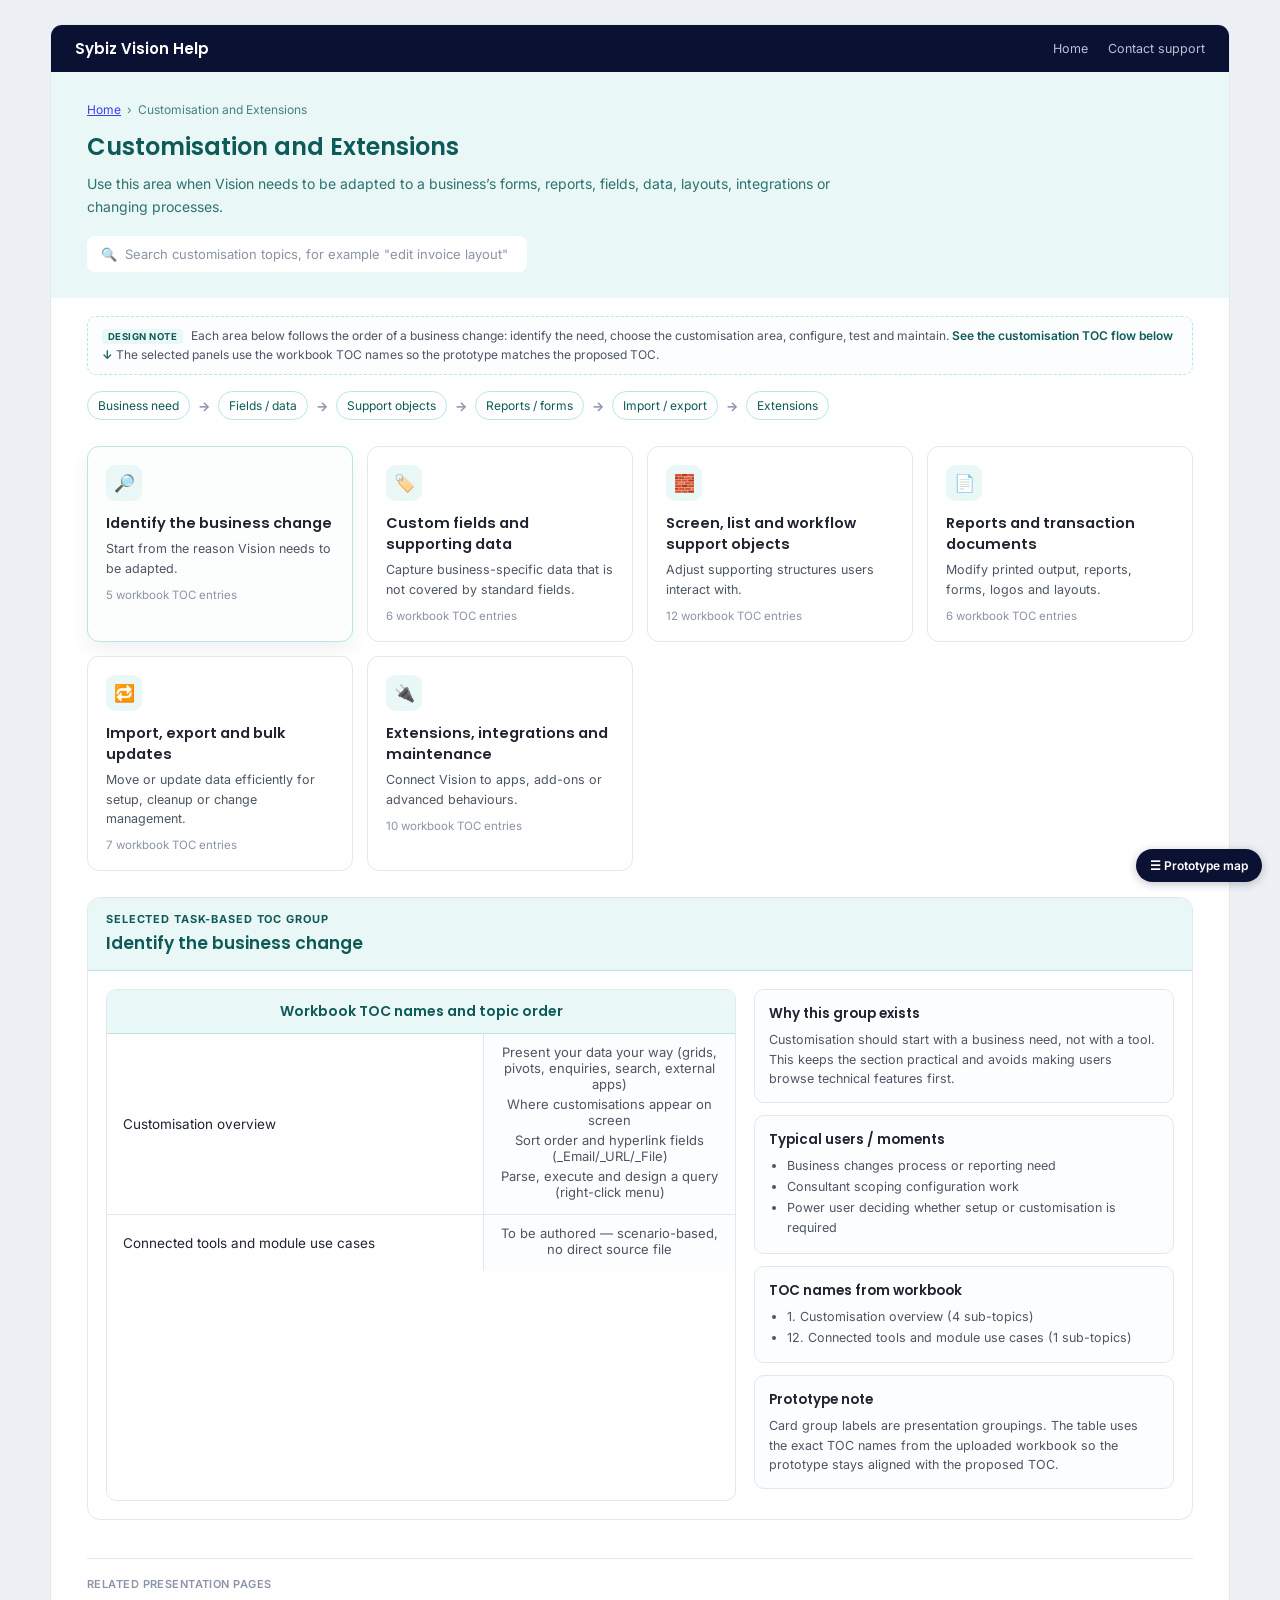
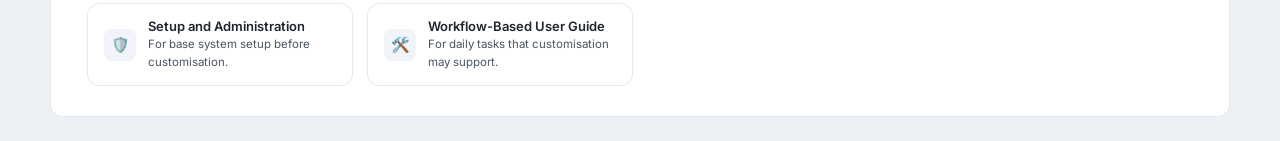
<file: sybiz_landing_customisation.html>
<!DOCTYPE html>

<html lang="en"><head><meta charset="utf-8"/><meta content="width=device-width, initial-scale=1" name="viewport"/><title>Customisation and Extensions — Sybiz Vision Help</title><link href="https://fonts.googleapis.com/css2?family=Inter:wght@400;500;600&amp;family=Poppins:wght@500;600&amp;display=swap" rel="stylesheet"/><style>
:root{
  --navy:#0A1133; --blue-600:#2E71A1;
  --teal-tint:#E9F8F7; --teal-line:#B7E7E5; --teal-dark:#0E5A58;
  --text:#1F2430; --text-2:#4B5563; --text-3:#8A94A6;
  --line:#E3E7EE;
  --font-body:'Inter',sans-serif; --font-head:'Poppins',sans-serif;
}
*{box-sizing:border-box; margin:0; padding:0;}
body{font-family:var(--font-body); color:var(--text); background:#EDF0F4;}
.frame{max-width:1180px; margin:24px auto; background:#fff; border:1px solid var(--line); border-radius:12px; overflow:hidden;}
.navbar{background:var(--navy); display:flex; align-items:center; justify-content:space-between; padding:12px 24px;}
.navbar .brand{color:#fff; font-family:var(--font-head); font-weight:600; font-size:15px;}
.navbar .links{color:#B9C2D6; font-size:12.5px;}
.navbar .links span{margin-left:20px;}
.navbar a{text-decoration:none; color:inherit;}
.hero{background:var(--teal-tint); padding:30px 36px 26px;}
.hero .crumbs{font-size:12px; color:var(--teal-dark); opacity:.75; margin-bottom:12px;}
.hero h1{font-family:var(--font-head); font-weight:600; font-size:24px; color:var(--teal-dark); margin-bottom:8px;}
.hero p{font-size:14px; color:var(--teal-dark); opacity:.85; max-width:760px; line-height:1.65; margin-bottom:18px;}
.hero .search{background:#fff; border-radius:8px; padding:10px 14px; max-width:440px; font-size:13px; color:var(--text-3); display:flex; align-items:center; gap:8px;}
.jnote{margin:18px 36px 0;background:#FCFDFE;border:1px dashed var(--teal-line);border-radius:9px;padding:10px 14px;font-size:12px;color:var(--text-2);line-height:1.55;}.jnote a{color:var(--teal-dark);font-weight:600;text-decoration:none;}.jnote .tag{font-size:9.5px;font-weight:700;color:var(--teal-dark);text-transform:uppercase;letter-spacing:.05em;margin-right:8px;background:var(--teal-tint);border-radius:4px;padding:2px 6px;}
.flow-strip{display:flex;flex-wrap:wrap;gap:8px;margin:16px 36px 0;align-items:center}.flow-strip span{font-size:12px;color:var(--teal-dark);background:#fff;border:1px solid var(--teal-line);border-radius:999px;padding:6px 10px}.flow-strip b{font-size:13px;color:var(--text-3)}
.grid{display:grid; grid-template-columns:repeat(auto-fill, minmax(250px,1fr)); gap:14px; padding:26px 36px 10px;}
.card{border:1px solid var(--line); border-radius:12px; padding:18px; transition:border-color .15s; cursor:pointer; background:#fff;}
.card:hover,.card.active{border-color:var(--teal-line); background:#FBFEFD;}
.card.active{box-shadow:0 8px 20px rgba(10,17,51,.06);}
.card .icon{width:36px; height:36px; border-radius:9px; background:var(--teal-tint); display:flex; align-items:center; justify-content:center; margin-bottom:12px; font-size:17px;}
.card h2{font-family:var(--font-head); font-weight:600; font-size:14.5px; margin-bottom:5px; color:var(--text);}
.card p{font-size:12.5px; line-height:1.55; color:var(--text-2);}
.card .count{font-size:11.5px; color:var(--text-3); margin-top:10px;}
.detail{margin:16px 36px 32px;border:1px solid var(--line);border-radius:13px;overflow:hidden;background:#fff;}
.detail-head{background:var(--teal-tint);border-bottom:1px solid var(--teal-line);padding:14px 18px;}
.detail-head .eyebrow{font-size:11px;text-transform:uppercase;letter-spacing:.08em;color:var(--teal-dark);font-weight:700;margin-bottom:4px;}
.detail-head h2{font-family:var(--font-head);font-weight:600;font-size:17px;color:var(--teal-dark);margin:0;}
.detail-body{display:grid;grid-template-columns:1.2fr .8fr;gap:18px;padding:18px;}
.gcard{background:#fff;border:1px solid var(--line);border-radius:10px;overflow:hidden;}
.ghead{background:var(--teal-tint);color:var(--teal-dark);font-family:var(--font-head);font-weight:600;font-size:14px;text-align:center;padding:11px 14px;border-bottom:1px solid var(--teal-line);}
table{width:100%;border-collapse:collapse;font-size:13.5px;}td{padding:10px 16px;border-bottom:1px solid var(--line);vertical-align:middle;}tr:last-child td{border-bottom:none;}.tcell{width:60%;border-right:1px solid var(--line);}.pcell{color:var(--text-2);font-size:13px;text-align:center;background:#FCFDFE;}
.side-card{border:1px solid var(--line);border-radius:10px;padding:14px;background:#FCFDFE;margin-bottom:12px;}.side-card h3{font-family:var(--font-head);font-weight:600;font-size:13.5px;color:var(--text);margin-bottom:6px}.side-card p{font-size:12.5px;color:var(--text-2);line-height:1.55}.side-card ul{margin-left:18px;color:var(--text-2);font-size:12.5px;line-height:1.65}.hidden{display:none}.utility{padding:6px 36px 30px;}.utility .cap{font-size:11px; font-weight:600; color:var(--text-3); text-transform:uppercase; letter-spacing:.04em; border-top:1px solid var(--line); padding:18px 0 12px;}.utility .row{display:grid; grid-template-columns:repeat(auto-fill, minmax(250px,1fr)); gap:14px;}.util-card{border:1px solid var(--line); border-radius:12px; padding:14px 16px; display:flex; align-items:center; gap:12px; cursor:pointer; text-decoration:none;color:inherit}.util-card:hover{background:#FAFBFC;}.util-card .icon{width:32px; height:32px; border-radius:8px; background:#F1F4F8; display:flex; align-items:center; justify-content:center; flex-shrink:0; font-size:15px;}.util-card h3{font-weight:600; font-size:13px; margin-bottom:2px;}.util-card p{font-size:11.5px; color:var(--text-2); line-height:1.5;}.prototype-map{position:fixed;right:18px;bottom:18px;z-index:99;background:#0A1133;color:#fff;font-family:Inter,sans-serif;font-size:12px;font-weight:600;padding:9px 14px;border-radius:20px;text-decoration:none;box-shadow:0 2px 10px rgba(10,17,51,.25);}
@media(max-width:860px){.detail-body{grid-template-columns:1fr}.navbar{align-items:flex-start;gap:8px;flex-direction:column}.navbar .links span{margin-left:0;margin-right:16px}}@media(max-width:620px){.frame{margin:0;border-radius:0}.grid{grid-template-columns:1fr;padding-left:22px;padding-right:22px}.hero{padding-left:22px;padding-right:22px}.jnote,.flow-strip,.detail,.utility{margin-left:22px;margin-right:22px;padding-left:0;padding-right:0}.detail{margin-bottom:24px}.prototype-map{display:none}}
</style></head><body>
<div class="frame">
<header class="navbar"><a href="sybiz_help_home.html"><span class="brand">Sybiz Vision Help</span></a><span class="links"><span>Home</span><span>Contact support</span></span></header>
<section class="hero"><div class="crumbs"><a href="sybiz_help_home.html">Home</a>  ›  Customisation and Extensions</div><h1>Customisation and Extensions</h1><p>Use this area when Vision needs to be adapted to a business’s forms, reports, fields, data, layouts, integrations or changing processes.</p><div class="search">🔍  Search customisation topics, for example "edit invoice layout"</div></section>
<div class="jnote"><span class="tag">Design note</span>Each area below follows the order of a business change: identify the need, choose the customisation area, configure, test and maintain. <a href="#" onclick="showToc('custom-need');return false;">See the customisation TOC flow below ↓</a><span> The selected panels use the workbook TOC names so the prototype matches the proposed TOC.</span></div>
<div class="flow-strip"><span>Business need</span><b>→</b><span>Fields / data</span><b>→</b><span>Support objects</span><b>→</b><span>Reports / forms</span><b>→</b><span>Import / export</span><b>→</b><span>Extensions</span></div>
<div class="grid"><div class="card active" data-card="custom-need" onclick="showToc('custom-need')">
<div class="icon">🔎</div>
<h2>Identify the business change</h2>
<p>Start from the reason Vision needs to be adapted.</p>
<div class="count">5 workbook TOC entries</div>
</div><div class="card" data-card="custom-fields" onclick="showToc('custom-fields')">
<div class="icon">🏷️</div>
<h2>Custom fields and supporting data</h2>
<p>Capture business-specific data that is not covered by standard fields.</p>
<div class="count">6 workbook TOC entries</div>
</div><div class="card" data-card="custom-layout" onclick="showToc('custom-layout')">
<div class="icon">🧱</div>
<h2>Screen, list and workflow support objects</h2>
<p>Adjust supporting structures users interact with.</p>
<div class="count">12 workbook TOC entries</div>
</div><div class="card" data-card="custom-reports" onclick="showToc('custom-reports')">
<div class="icon">📄</div>
<h2>Reports and transaction documents</h2>
<p>Modify printed output, reports, forms, logos and layouts.</p>
<div class="count">6 workbook TOC entries</div>
</div><div class="card" data-card="custom-data" onclick="showToc('custom-data')">
<div class="icon">🔁</div>
<h2>Import, export and bulk updates</h2>
<p>Move or update data efficiently for setup, cleanup or change management.</p>
<div class="count">7 workbook TOC entries</div>
</div><div class="card" data-card="custom-ext" onclick="showToc('custom-ext')">
<div class="icon">🔌</div>
<h2>Extensions, integrations and maintenance</h2>
<p>Connect Vision to apps, add-ons or advanced behaviours.</p>
<div class="count">10 workbook TOC entries</div>
</div></div>
<div class="detail"><div class="toc-panel" id="custom-need">
<div class="detail-head"><div class="eyebrow">Selected task-based TOC group</div><h2>Identify the business change</h2></div>
<div class="detail-body">
<div class="gcard"><div class="ghead">Workbook TOC names and topic order</div><table><tr class="span-start"><td class="tcell">Customisation overview</td><td class="pcell"><div><div style="margin-bottom:4px;">Present your data your way (grids, pivots, enquiries, search, external apps)</div><div style="margin-bottom:4px;">Where customisations appear on screen</div><div style="margin-bottom:4px;">Sort order and hyperlink fields (_Email/_URL/_File)</div><div style="margin-bottom:4px;">Parse, execute and design a query (right-click menu)</div></div></td></tr><tr class="span-start"><td class="tcell">Connected tools and module use cases</td><td class="pcell"><div><div style="margin-bottom:4px;">To be authored — scenario-based, no direct source file</div></div></td></tr></table></div>
<div>
<div class="side-card"><h3>Why this group exists</h3><p>Customisation should start with a business need, not with a tool. This keeps the section practical and avoids making users browse technical features first.</p></div>
<div class="side-card"><h3>Typical users / moments</h3><ul><li>Business changes process or reporting need</li><li>Consultant scoping configuration work</li><li>Power user deciding whether setup or customisation is required</li></ul></div>
<div class="side-card"><h3>TOC names from workbook</h3><ul><li>1. Customisation overview (4 sub-topics)</li><li>12. Connected tools and module use cases (1 sub-topics)</li></ul></div>
<div class="side-card"><h3>Prototype note</h3><p>Card group labels are presentation groupings. The table uses the exact TOC names from the uploaded workbook so the prototype stays aligned with the proposed TOC.</p></div></div>
</div>
</div><div class="toc-panel hidden" id="custom-fields">
<div class="detail-head"><div class="eyebrow">Selected task-based TOC group</div><h2>Custom fields and supporting data</h2></div>
<div class="detail-body">
<div class="gcard"><div class="ghead">Workbook TOC names and topic order</div><table><tr class="span-start"><td class="tcell">Custom fields and data capture</td><td class="pcell"><div><div style="margin-bottom:4px;">Understand appearance and field types (URL / email / file)</div><div style="margin-bottom:4px;">Add a custom field</div><div style="margin-bottom:4px;">Delete a custom field</div><div style="margin-bottom:4px;">Enable a custom field for a transaction type</div></div></td></tr><tr class="span-start"><td class="tcell">Managing customisation access</td><td class="pcell"><div><div style="margin-bottom:4px;">Understand customisation rights categories</div><div style="margin-bottom:4px;">Assign customisation rights to a role</div></div></td></tr></table></div>
<div>
<div class="side-card"><h3>Why this group exists</h3><p>Custom fields are about adapting data capture to the business, so they belong outside daily transaction flows.</p></div>
<div class="side-card"><h3>Typical users / moments</h3><ul><li>Admin adding a new business field</li><li>Power user standardising extra classifications</li><li>Report writer needing data for output</li></ul></div>
<div class="side-card"><h3>TOC names from workbook</h3><ul><li>3. Custom fields and data capture (4 sub-topics)</li><li>13. Managing customisation access (2 sub-topics)</li></ul></div>
<div class="side-card"><h3>Prototype note</h3><p>Card group labels are presentation groupings. The table uses the exact TOC names from the uploaded workbook so the prototype stays aligned with the proposed TOC.</p></div></div>
</div>
</div><div class="toc-panel hidden" id="custom-layout">
<div class="detail-head"><div class="eyebrow">Selected task-based TOC group</div><h2>Screen, list and workflow support objects</h2></div>
<div class="detail-body">
<div class="gcard"><div class="ghead">Workbook TOC names and topic order</div><table><tr class="span-start"><td class="tcell">Screen layouts and user states</td><td class="pcell"><div><div style="margin-bottom:4px;">Understand default vs. current user state</div><div style="margin-bottom:4px;">Set a default user state for a user</div><div style="margin-bottom:4px;">Clear a user's saved state</div><div style="margin-bottom:4px;">What happens to your own layout changes on logout</div></div></td></tr><tr class="span-start"><td class="tcell">Custom grids, pivots and dashboards</td><td class="pcell"><div><div style="margin-bottom:4px;">Build a custom grid (Main, Configuration, Design, Advanced tabs — auto/interactive refresh)</div><div style="margin-bottom:4px;">Build a custom pivot (Main, Pivot Design tabs)</div><div style="margin-bottom:4px;">Build a custom dashboard (Designer window, adding a chart/grid, drill downs)</div></div></td></tr><tr class="span-start"><td class="tcell">Custom enquiries, search and panels</td><td class="pcell"><div><div style="margin-bottom:4px;">Choose an enquiry type — Summary, Transactions, Grid, Pivot or Dashboard (each with its own tab set)</div><div style="margin-bottom:4px;">Build a custom search term</div><div style="margin-bottom:4px;">Add a custom panel (Main window, Design window)</div></div></td></tr><tr class="span-start"><td class="tcell">Custom schedulers</td><td class="pcell"><div><div style="margin-bottom:4px;">Understand the Custom Scheduler main window</div><div style="margin-bottom:4px;">Build a scheduler view</div></div></td></tr></table></div>
<div>
<div class="side-card"><h3>Why this group exists</h3><p>These items affect how users work with Vision but are not themselves the end-to-end business workflow.</p></div>
<div class="side-card"><h3>Typical users / moments</h3><ul><li>Admin adjusting list values</li><li>Power user maintaining templates</li><li>Team lead standardising data entry</li></ul></div>
<div class="side-card"><h3>TOC names from workbook</h3><ul><li>2. Screen layouts and user states (4 sub-topics)</li><li>4. Custom grids, pivots and dashboards (3 sub-topics)</li><li>5. Custom enquiries, search and panels (3 sub-topics)</li><li>6. Custom schedulers (2 sub-topics)</li></ul></div>
<div class="side-card"><h3>Prototype note</h3><p>Card group labels are presentation groupings. The table uses the exact TOC names from the uploaded workbook so the prototype stays aligned with the proposed TOC.</p></div></div>
</div>
</div><div class="toc-panel hidden" id="custom-reports">
<div class="detail-head"><div class="eyebrow">Selected task-based TOC group</div><h2>Reports and transaction documents</h2></div>
<div class="detail-body">
<div class="gcard"><div class="ghead">Workbook TOC names and topic order</div><table><tr class="span-start"><td class="tcell">Reports and document layouts</td><td class="pcell"><div><div style="margin-bottom:4px;">Open and preview an existing report in Report Designer</div><div style="margin-bottom:4px;">Make basic changes: text labels, filters, page settings</div><div style="margin-bottom:4px;">Choose a report query type (direct query, Query Builder, stored procedure)</div><div style="margin-bottom:4px;">Edit a report layout: bands, controls, positioning</div><div style="margin-bottom:4px;">Save, import and copy a report to another company</div><div style="margin-bottom:4px;">Know when to consult DevExpress documentation for deeper layout changes</div></div></td></tr></table></div>
<div>
<div class="side-card"><h3>Why this group exists</h3><p>Report and document layout work is driven by business presentation and reporting needs, not by one daily transaction only.</p></div>
<div class="side-card"><h3>Typical users / moments</h3><ul><li>Report maintainer editing invoice layout</li><li>Business partner adding logo or fields</li><li>Manager requesting a custom report</li></ul></div>
<div class="side-card"><h3>TOC names from workbook</h3><ul><li>7. Reports and document layouts (6 sub-topics)</li></ul></div>
<div class="side-card"><h3>Prototype note</h3><p>Card group labels are presentation groupings. The table uses the exact TOC names from the uploaded workbook so the prototype stays aligned with the proposed TOC.</p></div></div>
</div>
</div><div class="toc-panel hidden" id="custom-data">
<div class="detail-head"><div class="eyebrow">Selected task-based TOC group</div><h2>Import, export and bulk updates</h2></div>
<div class="detail-body">
<div class="gcard"><div class="ghead">Workbook TOC names and topic order</div><table><tr class="span-start"><td class="tcell">Custom Web Query and WebAPI data access</td><td class="pcell"><div><div style="margin-bottom:4px;">Build a custom web query</div><div style="margin-bottom:4px;">Expose data through WebAPI</div><div style="margin-bottom:4px;">Understand who can access WebAPI queries</div></div></td></tr><tr class="span-start"><td class="tcell">Moving customisations between databases</td><td class="pcell"><div><div style="margin-bottom:4px;">Export customisations to a file</div><div style="margin-bottom:4px;">Import customisations into another database</div><div style="margin-bottom:4px;">Know when database objects (stored procedures) need manual setup first</div><div style="margin-bottom:4px;">Match Vision versions between source and destination</div></div></td></tr></table></div>
<div>
<div class="side-card"><h3>Why this group exists</h3><p>Bulk data tasks usually happen during implementation, cleanup or business change, so they fit the customisation/change entry point.</p></div>
<div class="side-card"><h3>Typical users / moments</h3><ul><li>Admin importing setup data</li><li>Power user cleaning records</li><li>Consultant exporting data for review</li></ul></div>
<div class="side-card"><h3>TOC names from workbook</h3><ul><li>9. Custom Web Query and WebAPI data access (3 sub-topics)</li><li>14. Moving customisations between databases (4 sub-topics)</li></ul></div>
<div class="side-card"><h3>Prototype note</h3><p>Card group labels are presentation groupings. The table uses the exact TOC names from the uploaded workbook so the prototype stays aligned with the proposed TOC.</p></div></div>
</div>
</div><div class="toc-panel hidden" id="custom-ext">
<div class="detail-head"><div class="eyebrow">Selected task-based TOC group</div><h2>Extensions, integrations and maintenance</h2></div>
<div class="detail-body">
<div class="gcard"><div class="ghead">Workbook TOC names and topic order</div><table><tr class="span-start"><td class="tcell">External applications, websites and third-party shortcuts</td><td class="pcell"><div><div style="margin-bottom:4px;">Understand the External Application Designer main window</div><div style="margin-bottom:4px;">Add an external program shortcut</div><div style="margin-bottom:4px;">Pass parameters to the external application</div></div></td></tr><tr class="span-start"><td class="tcell">Breakpoints and workflow automation</td><td class="pcell"><div><div style="margin-bottom:4px;">Understand what a breakpoint is</div><div style="margin-bottom:4px;">Add a custom button triggered by a breakpoint</div><div style="margin-bottom:4px;">Review the breakpoint listing</div><div style="margin-bottom:4px;">Know when to involve a Business Partner</div></div></td></tr><tr class="span-start"><td class="tcell">Command line breakpoints</td><td class="pcell"><div><div style="margin-bottom:4px;">Understand command line breakpoints</div><div style="margin-bottom:4px;">Configure a command line breakpoint</div><div style="margin-bottom:4px;">Example: automate a monthly report set</div></div></td></tr></table></div>
<div>
<div class="side-card"><h3>Why this group exists</h3><p>Extensions often support a changed business process or external system, so they need a separate entry point from daily workflows.</p></div>
<div class="side-card"><h3>Typical users / moments</h3><ul><li>Business adopting mobile apps</li><li>Admin enabling an extension</li><li>Consultant checking integration path</li></ul></div>
<div class="side-card"><h3>TOC names from workbook</h3><ul><li>8. External applications, websites and third-party shortcuts (3 sub-topics)</li><li>10. Breakpoints and workflow automation (4 sub-topics)</li><li>11. Command line breakpoints (3 sub-topics)</li></ul></div>
<div class="side-card"><h3>Prototype note</h3><p>Card group labels are presentation groupings. The table uses the exact TOC names from the uploaded workbook so the prototype stays aligned with the proposed TOC.</p></div></div>
</div>
</div></div>
<div class="utility"><div class="cap">Related presentation pages</div><div class="row"><a class="util-card" href="sybiz_landing_setup_admin.html"><div class="icon">🛡️</div><div><h3>Setup and Administration</h3><p>For base system setup before customisation.</p></div></a><a class="util-card" href="sybiz_user_guide_landing.html"><div class="icon">🛠️</div><div><h3>Workflow-Based User Guide</h3><p>For daily tasks that customisation may support.</p></div></a></div></div>
</div>
<a class="prototype-map" href="index.html">☰ Prototype map</a>
<script>
function showToc(id){
  document.querySelectorAll('.toc-panel').forEach(p=>p.classList.add('hidden'));
  document.getElementById(id).classList.remove('hidden');
  document.querySelectorAll('.card[data-card]').forEach(c=>c.classList.remove('active'));
  document.querySelector('.card[data-card="'+id+'"]').classList.add('active');
}
</script>
</body></html>
</file>
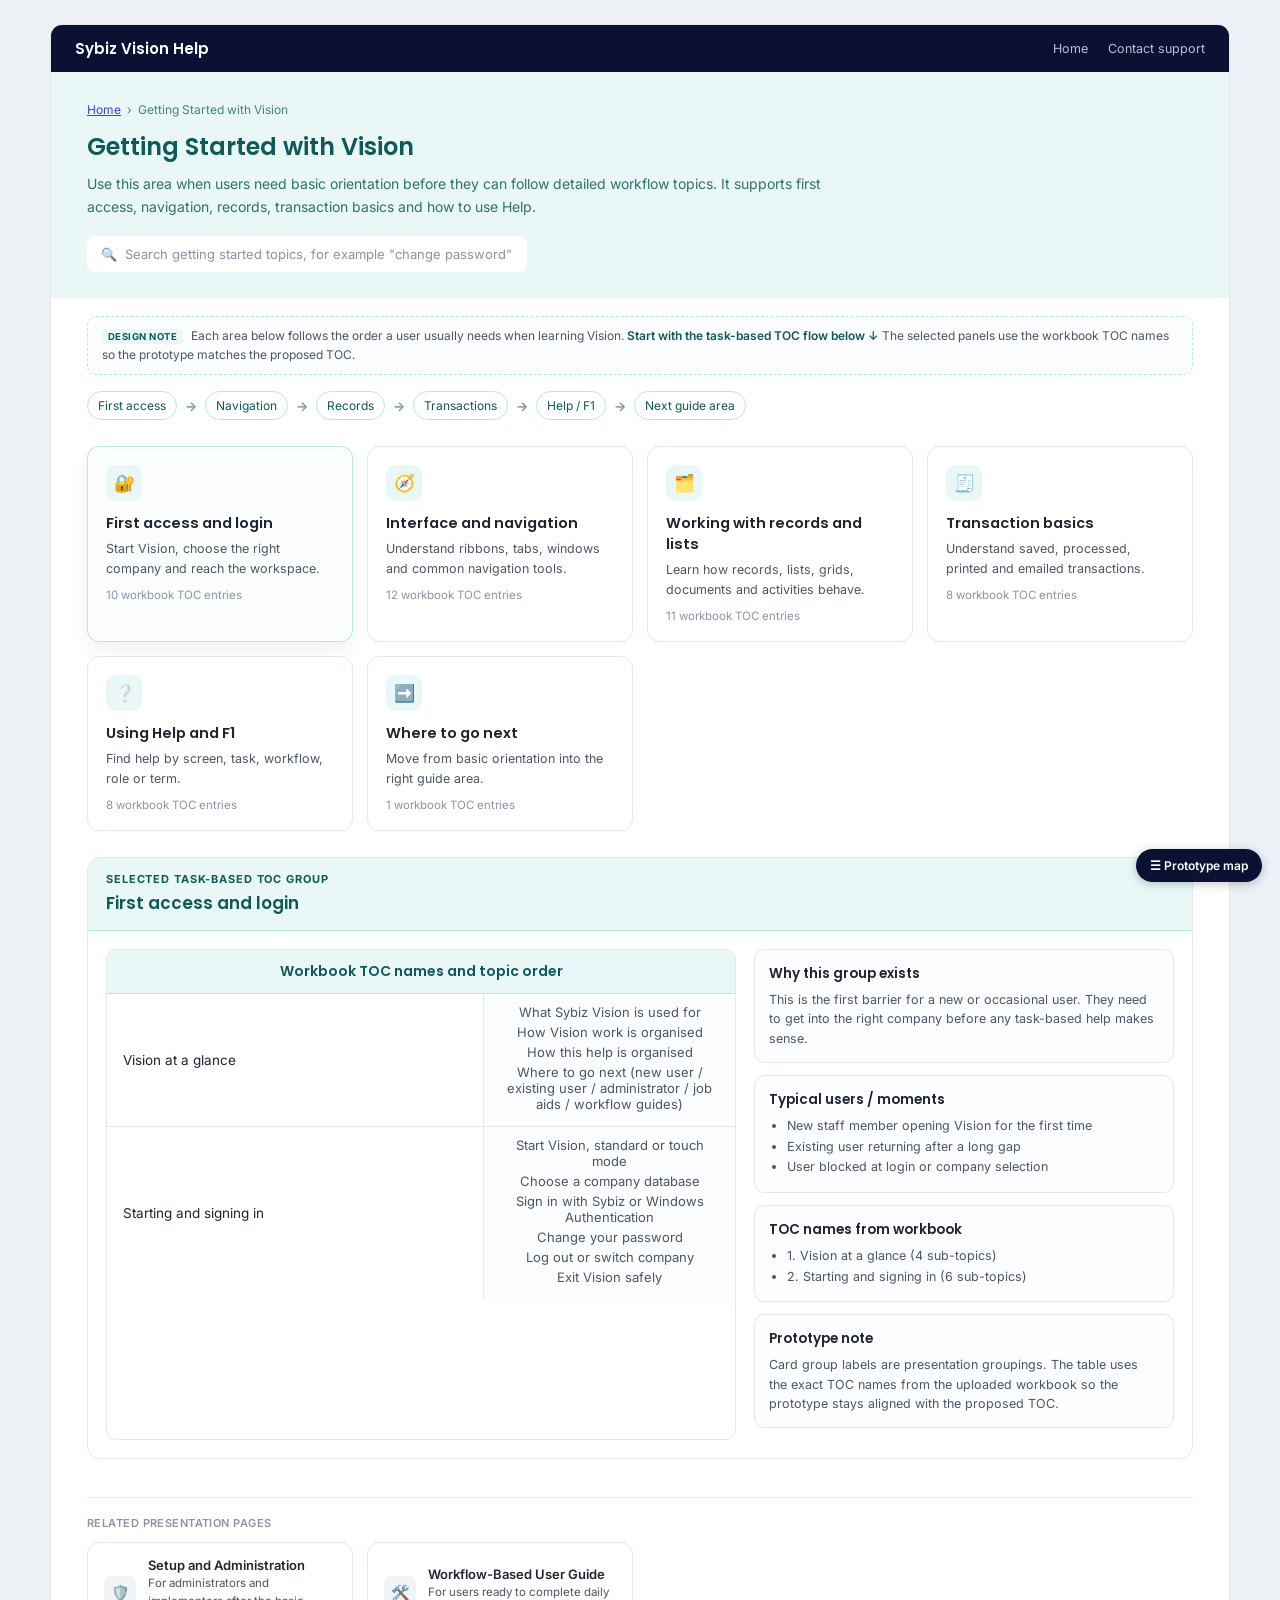
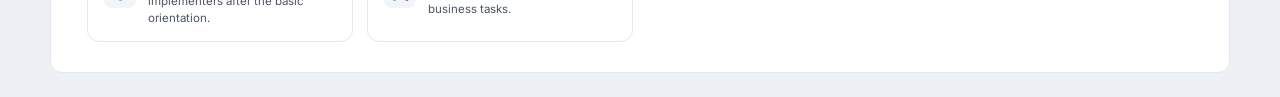
<file: sybiz_landing_getting_started.html>
<!DOCTYPE html>

<html lang="en"><head><meta charset="utf-8"/><meta content="width=device-width, initial-scale=1" name="viewport"/><title>Getting Started with Vision — Sybiz Vision Help</title><link href="https://fonts.googleapis.com/css2?family=Inter:wght@400;500;600&amp;family=Poppins:wght@500;600&amp;display=swap" rel="stylesheet"/><style>
:root{
  --navy:#0A1133; --blue-600:#2E71A1;
  --teal-tint:#E9F8F7; --teal-line:#B7E7E5; --teal-dark:#0E5A58;
  --text:#1F2430; --text-2:#4B5563; --text-3:#8A94A6;
  --line:#E3E7EE;
  --font-body:'Inter',sans-serif; --font-head:'Poppins',sans-serif;
}
*{box-sizing:border-box; margin:0; padding:0;}
body{font-family:var(--font-body); color:var(--text); background:#EDF0F4;}
.frame{max-width:1180px; margin:24px auto; background:#fff; border:1px solid var(--line); border-radius:12px; overflow:hidden;}
.navbar{background:var(--navy); display:flex; align-items:center; justify-content:space-between; padding:12px 24px;}
.navbar .brand{color:#fff; font-family:var(--font-head); font-weight:600; font-size:15px;}
.navbar .links{color:#B9C2D6; font-size:12.5px;}
.navbar .links span{margin-left:20px;}
.navbar a{text-decoration:none; color:inherit;}
.hero{background:var(--teal-tint); padding:30px 36px 26px;}
.hero .crumbs{font-size:12px; color:var(--teal-dark); opacity:.75; margin-bottom:12px;}
.hero h1{font-family:var(--font-head); font-weight:600; font-size:24px; color:var(--teal-dark); margin-bottom:8px;}
.hero p{font-size:14px; color:var(--teal-dark); opacity:.85; max-width:760px; line-height:1.65; margin-bottom:18px;}
.hero .search{background:#fff; border-radius:8px; padding:10px 14px; max-width:440px; font-size:13px; color:var(--text-3); display:flex; align-items:center; gap:8px;}
.jnote{margin:18px 36px 0;background:#FCFDFE;border:1px dashed var(--teal-line);border-radius:9px;padding:10px 14px;font-size:12px;color:var(--text-2);line-height:1.55;}.jnote a{color:var(--teal-dark);font-weight:600;text-decoration:none;}.jnote .tag{font-size:9.5px;font-weight:700;color:var(--teal-dark);text-transform:uppercase;letter-spacing:.05em;margin-right:8px;background:var(--teal-tint);border-radius:4px;padding:2px 6px;}
.flow-strip{display:flex;flex-wrap:wrap;gap:8px;margin:16px 36px 0;align-items:center}.flow-strip span{font-size:12px;color:var(--teal-dark);background:#fff;border:1px solid var(--teal-line);border-radius:999px;padding:6px 10px}.flow-strip b{font-size:13px;color:var(--text-3)}
.grid{display:grid; grid-template-columns:repeat(auto-fill, minmax(250px,1fr)); gap:14px; padding:26px 36px 10px;}
.card{border:1px solid var(--line); border-radius:12px; padding:18px; transition:border-color .15s; cursor:pointer; background:#fff;}
.card:hover,.card.active{border-color:var(--teal-line); background:#FBFEFD;}
.card.active{box-shadow:0 8px 20px rgba(10,17,51,.06);}
.card .icon{width:36px; height:36px; border-radius:9px; background:var(--teal-tint); display:flex; align-items:center; justify-content:center; margin-bottom:12px; font-size:17px;}
.card h2{font-family:var(--font-head); font-weight:600; font-size:14.5px; margin-bottom:5px; color:var(--text);}
.card p{font-size:12.5px; line-height:1.55; color:var(--text-2);}
.card .count{font-size:11.5px; color:var(--text-3); margin-top:10px;}
.detail{margin:16px 36px 32px;border:1px solid var(--line);border-radius:13px;overflow:hidden;background:#fff;}
.detail-head{background:var(--teal-tint);border-bottom:1px solid var(--teal-line);padding:14px 18px;}
.detail-head .eyebrow{font-size:11px;text-transform:uppercase;letter-spacing:.08em;color:var(--teal-dark);font-weight:700;margin-bottom:4px;}
.detail-head h2{font-family:var(--font-head);font-weight:600;font-size:17px;color:var(--teal-dark);margin:0;}
.detail-body{display:grid;grid-template-columns:1.2fr .8fr;gap:18px;padding:18px;}
.gcard{background:#fff;border:1px solid var(--line);border-radius:10px;overflow:hidden;}
.ghead{background:var(--teal-tint);color:var(--teal-dark);font-family:var(--font-head);font-weight:600;font-size:14px;text-align:center;padding:11px 14px;border-bottom:1px solid var(--teal-line);}
table{width:100%;border-collapse:collapse;font-size:13.5px;}td{padding:10px 16px;border-bottom:1px solid var(--line);vertical-align:middle;}tr:last-child td{border-bottom:none;}.tcell{width:60%;border-right:1px solid var(--line);}.pcell{color:var(--text-2);font-size:13px;text-align:center;background:#FCFDFE;}
.side-card{border:1px solid var(--line);border-radius:10px;padding:14px;background:#FCFDFE;margin-bottom:12px;}.side-card h3{font-family:var(--font-head);font-weight:600;font-size:13.5px;color:var(--text);margin-bottom:6px}.side-card p{font-size:12.5px;color:var(--text-2);line-height:1.55}.side-card ul{margin-left:18px;color:var(--text-2);font-size:12.5px;line-height:1.65}.hidden{display:none}.utility{padding:6px 36px 30px;}.utility .cap{font-size:11px; font-weight:600; color:var(--text-3); text-transform:uppercase; letter-spacing:.04em; border-top:1px solid var(--line); padding:18px 0 12px;}.utility .row{display:grid; grid-template-columns:repeat(auto-fill, minmax(250px,1fr)); gap:14px;}.util-card{border:1px solid var(--line); border-radius:12px; padding:14px 16px; display:flex; align-items:center; gap:12px; cursor:pointer; text-decoration:none;color:inherit}.util-card:hover{background:#FAFBFC;}.util-card .icon{width:32px; height:32px; border-radius:8px; background:#F1F4F8; display:flex; align-items:center; justify-content:center; flex-shrink:0; font-size:15px;}.util-card h3{font-weight:600; font-size:13px; margin-bottom:2px;}.util-card p{font-size:11.5px; color:var(--text-2); line-height:1.5;}.prototype-map{position:fixed;right:18px;bottom:18px;z-index:99;background:#0A1133;color:#fff;font-family:Inter,sans-serif;font-size:12px;font-weight:600;padding:9px 14px;border-radius:20px;text-decoration:none;box-shadow:0 2px 10px rgba(10,17,51,.25);}
@media(max-width:860px){.detail-body{grid-template-columns:1fr}.navbar{align-items:flex-start;gap:8px;flex-direction:column}.navbar .links span{margin-left:0;margin-right:16px}}@media(max-width:620px){.frame{margin:0;border-radius:0}.grid{grid-template-columns:1fr;padding-left:22px;padding-right:22px}.hero{padding-left:22px;padding-right:22px}.jnote,.flow-strip,.detail,.utility{margin-left:22px;margin-right:22px;padding-left:0;padding-right:0}.detail{margin-bottom:24px}.prototype-map{display:none}}
</style></head><body>
<div class="frame">
<header class="navbar"><a href="sybiz_help_home.html"><span class="brand">Sybiz Vision Help</span></a><span class="links"><span>Home</span><span>Contact support</span></span></header>
<section class="hero"><div class="crumbs"><a href="sybiz_help_home.html">Home</a>  ›  Getting Started with Vision</div><h1>Getting Started with Vision</h1><p>Use this area when users need basic orientation before they can follow detailed workflow topics. It supports first access, navigation, records, transaction basics and how to use Help.</p><div class="search">🔍  Search getting started topics, for example "change password"</div></section>
<div class="jnote"><span class="tag">Design note</span>Each area below follows the order a user usually needs when learning Vision. <a href="#" onclick="showToc('gs-access');return false;">Start with the task-based TOC flow below ↓</a><span> The selected panels use the workbook TOC names so the prototype matches the proposed TOC.</span></div>
<div class="flow-strip"><span>First access</span><b>→</b><span>Navigation</span><b>→</b><span>Records</span><b>→</b><span>Transactions</span><b>→</b><span>Help / F1</span><b>→</b><span>Next guide area</span></div>
<div class="grid"><div class="card active" data-card="gs-access" onclick="showToc('gs-access')">
<div class="icon">🔐</div>
<h2>First access and login</h2>
<p>Start Vision, choose the right company and reach the workspace.</p>
<div class="count">10 workbook TOC entries</div>
</div><div class="card" data-card="gs-navigation" onclick="showToc('gs-navigation')">
<div class="icon">🧭</div>
<h2>Interface and navigation</h2>
<p>Understand ribbons, tabs, windows and common navigation tools.</p>
<div class="count">12 workbook TOC entries</div>
</div><div class="card" data-card="gs-records" onclick="showToc('gs-records')">
<div class="icon">🗂️</div>
<h2>Working with records and lists</h2>
<p>Learn how records, lists, grids, documents and activities behave.</p>
<div class="count">11 workbook TOC entries</div>
</div><div class="card" data-card="gs-transactions" onclick="showToc('gs-transactions')">
<div class="icon">🧾</div>
<h2>Transaction basics</h2>
<p>Understand saved, processed, printed and emailed transactions.</p>
<div class="count">8 workbook TOC entries</div>
</div><div class="card" data-card="gs-help" onclick="showToc('gs-help')">
<div class="icon">❔</div>
<h2>Using Help and F1</h2>
<p>Find help by screen, task, workflow, role or term.</p>
<div class="count">8 workbook TOC entries</div>
</div><div class="card" data-card="gs-next" onclick="showToc('gs-next')">
<div class="icon">➡️</div>
<h2>Where to go next</h2>
<p>Move from basic orientation into the right guide area.</p>
<div class="count">1 workbook TOC entries</div>
</div></div>
<div class="detail"><div class="toc-panel" id="gs-access">
<div class="detail-head"><div class="eyebrow">Selected task-based TOC group</div><h2>First access and login</h2></div>
<div class="detail-body">
<div class="gcard"><div class="ghead">Workbook TOC names and topic order</div><table><tr class="span-start"><td class="tcell">Vision at a glance</td><td class="pcell"><div><div style="margin-bottom:4px;">What Sybiz Vision is used for</div><div style="margin-bottom:4px;">How Vision work is organised</div><div style="margin-bottom:4px;">How this help is organised</div><div style="margin-bottom:4px;">Where to go next (new user / existing user / administrator / job aids / workflow guides)</div></div></td></tr><tr class="span-start"><td class="tcell">Starting and signing in</td><td class="pcell"><div><div style="margin-bottom:4px;">Start Vision, standard or touch mode</div><div style="margin-bottom:4px;">Choose a company database</div><div style="margin-bottom:4px;">Sign in with Sybiz or Windows Authentication</div><div style="margin-bottom:4px;">Change your password</div><div style="margin-bottom:4px;">Log out or switch company</div><div style="margin-bottom:4px;">Exit Vision safely</div></div></td></tr></table></div>
<div>
<div class="side-card"><h3>Why this group exists</h3><p>This is the first barrier for a new or occasional user. They need to get into the right company before any task-based help makes sense.</p></div>
<div class="side-card"><h3>Typical users / moments</h3><ul><li>New staff member opening Vision for the first time</li><li>Existing user returning after a long gap</li><li>User blocked at login or company selection</li></ul></div>
<div class="side-card"><h3>TOC names from workbook</h3><ul><li>1. Vision at a glance (4 sub-topics)</li><li>2. Starting and signing in (6 sub-topics)</li></ul></div>
<div class="side-card"><h3>Prototype note</h3><p>Card group labels are presentation groupings. The table uses the exact TOC names from the uploaded workbook so the prototype stays aligned with the proposed TOC.</p></div></div>
</div>
</div><div class="toc-panel hidden" id="gs-navigation">
<div class="detail-head"><div class="eyebrow">Selected task-based TOC group</div><h2>Interface and navigation</h2></div>
<div class="detail-body">
<div class="gcard"><div class="ghead">Workbook TOC names and topic order</div><table><tr class="span-start"><td class="tcell">Understanding the Vision workspace</td><td class="pcell"><div><div style="margin-bottom:4px;">Main Vision window</div><div style="margin-bottom:4px;">Application menu and ribbon bar</div><div style="margin-bottom:4px;">Vision areas and tabs, transaction windows</div><div style="margin-bottom:4px;">Quick Access toolbar and tab layout</div><div style="margin-bottom:4px;">Footers and status information</div><div style="margin-bottom:4px;">Right-click context menus, keyboard access</div></div></td></tr><tr class="span-start"><td class="tcell">Understanding Vision areas</td><td class="pcell"><div><div style="margin-bottom:4px;">What each area is used for (GL, Creditors, Debtors, Inventory, Jobs, Service, Manufacturing, Cashbook, Fixed Assets, CRM, Administration, Custom, BI)</div><div style="margin-bottom:4px;">Where common tasks belong</div></div></td></tr><tr class="span-start"><td class="tcell">Finding and reviewing information</td><td class="pcell"><div><div style="margin-bottom:4px;">Vision Search, search terms and wildcards, Quick Launch</div><div style="margin-bottom:4px;">Find, filter and save filters in a grid</div><div style="margin-bottom:4px;">Sort and group grid results</div><div style="margin-bottom:4px;">Enquiry windows and Favourites, refresh</div></div></td></tr></table></div>
<div>
<div class="side-card"><h3>Why this group exists</h3><p>Users often know what they need to do, but not where Vision puts the command. This group gives them the screen map before workflow-specific topics.</p></div>
<div class="side-card"><h3>Typical users / moments</h3><ul><li>New users learning the ribbon</li><li>Existing users looking for a command after UI change</li><li>Support staff explaining where a feature sits</li></ul></div>
<div class="side-card"><h3>TOC names from workbook</h3><ul><li>3. Understanding the Vision workspace (6 sub-topics)</li><li>4. Understanding Vision areas (2 sub-topics)</li><li>7. Finding and reviewing information (4 sub-topics)</li></ul></div>
<div class="side-card"><h3>Prototype note</h3><p>Card group labels are presentation groupings. The table uses the exact TOC names from the uploaded workbook so the prototype stays aligned with the proposed TOC.</p></div></div>
</div>
</div><div class="toc-panel hidden" id="gs-records">
<div class="detail-head"><div class="eyebrow">Selected task-based TOC group</div><h2>Working with records and lists</h2></div>
<div class="detail-body">
<div class="gcard"><div class="ghead">Workbook TOC names and topic order</div><table><tr class="span-start"><td class="tcell">Understanding records, transactions and enquiries</td><td class="pcell"><div><div style="margin-bottom:4px;">Records (customer, supplier, product, job, service item, GL account)</div><div style="margin-bottom:4px;">Transactions (saved, processed, documents)</div><div style="margin-bottom:4px;">Enquiries, Favourites, access-limited areas</div><div style="margin-bottom:4px;">Lookups, defaults, reports — how the pieces fit</div></div></td></tr><tr class="span-start"><td class="tcell">Documents, activities, case files and reminders</td><td class="pcell"><div><div style="margin-bottom:4px;">Attach documents and pictures to records</div><div style="margin-bottom:4px;">Link activities and case files where available</div><div style="margin-bottom:4px;">Add notes, create reminders</div><div style="margin-bottom:4px;">When to use CRM instead</div></div></td></tr><tr class="span-start"><td class="tcell">Tips for working consistently</td><td class="pcell"><div><div style="margin-bottom:4px;">Consistent names, addresses, phone formats, references, dates</div><div style="margin-bottom:4px;">Avoid duplicate records</div><div style="margin-bottom:4px;">Follow internal naming rules</div></div></td></tr></table></div>
<div>
<div class="side-card"><h3>Why this group exists</h3><p>Before users process transactions, they need to understand the repeated record/list pattern used across customers, suppliers, products and accounts.</p></div>
<div class="side-card"><h3>Typical users / moments</h3><ul><li>Users creating or editing master records</li><li>Power users training others</li><li>Users confused by grids, filters or record windows</li></ul></div>
<div class="side-card"><h3>TOC names from workbook</h3><ul><li>5. Understanding records, transactions and enquiries (4 sub-topics)</li><li>9. Documents, activities, case files and reminders (4 sub-topics)</li><li>11. Tips for working consistently (3 sub-topics)</li></ul></div>
<div class="side-card"><h3>Prototype note</h3><p>Card group labels are presentation groupings. The table uses the exact TOC names from the uploaded workbook so the prototype stays aligned with the proposed TOC.</p></div></div>
</div>
</div><div class="toc-panel hidden" id="gs-transactions">
<div class="detail-head"><div class="eyebrow">Selected task-based TOC group</div><h2>Transaction basics</h2></div>
<div class="detail-body">
<div class="gcard"><div class="ghead">Workbook TOC names and topic order</div><table><tr class="span-start"><td class="tcell">Working with transaction windows</td><td class="pcell"><div><div style="margin-bottom:4px;">Open new / from existing / saved</div><div style="margin-bottom:4px;">Save, save &amp; new, save &amp; close</div><div style="margin-bottom:4px;">Process, process &amp; close</div><div style="margin-bottom:4px;">Home / Actions / Options tabs, Functions or Utilities</div></div></td></tr><tr class="span-start"><td class="tcell">Previewing, printing, emailing and exporting information</td><td class="pcell"><div><div style="margin-bottom:4px;">Draft print / email preview</div><div style="margin-bottom:4px;">Transaction print settings, company vs user output</div><div style="margin-bottom:4px;">Archive and reprint transaction documents</div><div style="margin-bottom:4px;">Export grid results, filtered or grouped</div></div></td></tr></table></div>
<div>
<div class="side-card"><h3>Why this group exists</h3><p>This explains common transaction behaviour once, so workflow topics can focus on the business task rather than repeating basic mechanics.</p></div>
<div class="side-card"><h3>Typical users / moments</h3><ul><li>Users creating quotes, orders, invoices or journals</li><li>Users unsure whether Save and Process are different</li><li>Users needing print/email preview guidance</li></ul></div>
<div class="side-card"><h3>TOC names from workbook</h3><ul><li>6. Working with transaction windows (4 sub-topics)</li><li>8. Previewing, printing, emailing and exporting information (4 sub-topics)</li></ul></div>
<div class="side-card"><h3>Prototype note</h3><p>Card group labels are presentation groupings. The table uses the exact TOC names from the uploaded workbook so the prototype stays aligned with the proposed TOC.</p></div></div>
</div>
</div><div class="toc-panel hidden" id="gs-help">
<div class="detail-head"><div class="eyebrow">Selected task-based TOC group</div><h2>Using Help and F1</h2></div>
<div class="detail-body">
<div class="gcard"><div class="ghead">Workbook TOC names and topic order</div><table><tr class="span-start"><td class="tcell">Vision at a glance</td><td class="pcell"><div><div style="margin-bottom:4px;">How this help is organised</div><div style="margin-bottom:4px;">Where to go next (new user / existing user / administrator / job aids / workflow guides)</div></div></td></tr><tr class="span-start"><td class="tcell">Finding and reviewing information</td><td class="pcell"><div><div style="margin-bottom:4px;">Vision Search, search terms and wildcards, Quick Launch</div><div style="margin-bottom:4px;">Enquiry windows and Favourites, refresh</div></div></td></tr><tr class="span-start"><td class="tcell">When something looks unavailable</td><td class="pcell"><div><div style="margin-bottom:4px;">Why a button is greyed out or a field is read-only</div><div style="margin-bottom:4px;">Rights and access restrictions</div><div style="margin-bottom:4px;">Saved vs unsaved, processed vs unprocessed state</div><div style="margin-bottom:4px;">Warning and error icons, when to ask your administrator</div></div></td></tr></table></div>
<div>
<div class="side-card"><h3>Why this group exists</h3><p>This connects existing F1 help with the redesigned Home and workflow entry points, so users understand both ways to reach content.</p></div>
<div class="side-card"><h3>Typical users / moments</h3><ul><li>User pressing F1 from a Vision screen</li><li>User starting from Help Home</li><li>User unsure whether to search, browse or use glossary</li></ul></div>
<div class="side-card"><h3>TOC names from workbook</h3><ul><li>1. Vision at a glance (2 sub-topics)</li><li>7. Finding and reviewing information (2 sub-topics)</li><li>10. When something looks unavailable (4 sub-topics)</li></ul></div>
<div class="side-card"><h3>Prototype note</h3><p>Card group labels are presentation groupings. The table uses the exact TOC names from the uploaded workbook so the prototype stays aligned with the proposed TOC.</p></div></div>
</div>
</div><div class="toc-panel hidden" id="gs-next">
<div class="detail-head"><div class="eyebrow">Selected task-based TOC group</div><h2>Where to go next</h2></div>
<div class="detail-body">
<div class="gcard"><div class="ghead">Workbook TOC names and topic order</div><table><tr class="span-start"><td class="tcell">Vision at a glance</td><td class="pcell"><div><div style="margin-bottom:4px;">Where to go next (new user / existing user / administrator / job aids / workflow guides)</div></div></td></tr></table></div>
<div>
<div class="side-card"><h3>Why this group exists</h3><p>Getting Started should not become a long manual by itself. It should point users to the right next area once they understand the basics.</p></div>
<div class="side-card"><h3>Typical users / moments</h3><ul><li>New user ready to do daily work</li><li>Admin ready to configure Vision</li><li>Role-based user looking for daily tasks</li></ul></div>
<div class="side-card"><h3>TOC names from workbook</h3><ul><li>1. Vision at a glance (1 sub-topics)</li></ul></div>
<div class="side-card"><h3>Prototype note</h3><p>Card group labels are presentation groupings. The table uses the exact TOC names from the uploaded workbook so the prototype stays aligned with the proposed TOC.</p></div></div>
</div>
</div></div>
<div class="utility"><div class="cap">Related presentation pages</div><div class="row"><a class="util-card" href="sybiz_landing_setup_admin.html"><div class="icon">🛡️</div><div><h3>Setup and Administration</h3><p>For administrators and implementers after the basic orientation.</p></div></a><a class="util-card" href="sybiz_user_guide_landing.html"><div class="icon">🛠️</div><div><h3>Workflow-Based User Guide</h3><p>For users ready to complete daily business tasks.</p></div></a></div></div>
</div>
<a class="prototype-map" href="index.html">☰ Prototype map</a>
<script>
function showToc(id){
  document.querySelectorAll('.toc-panel').forEach(p=>p.classList.add('hidden'));
  document.getElementById(id).classList.remove('hidden');
  document.querySelectorAll('.card[data-card]').forEach(c=>c.classList.remove('active'));
  document.querySelector('.card[data-card="'+id+'"]').classList.add('active');
}
</script>
</body></html>
</file>
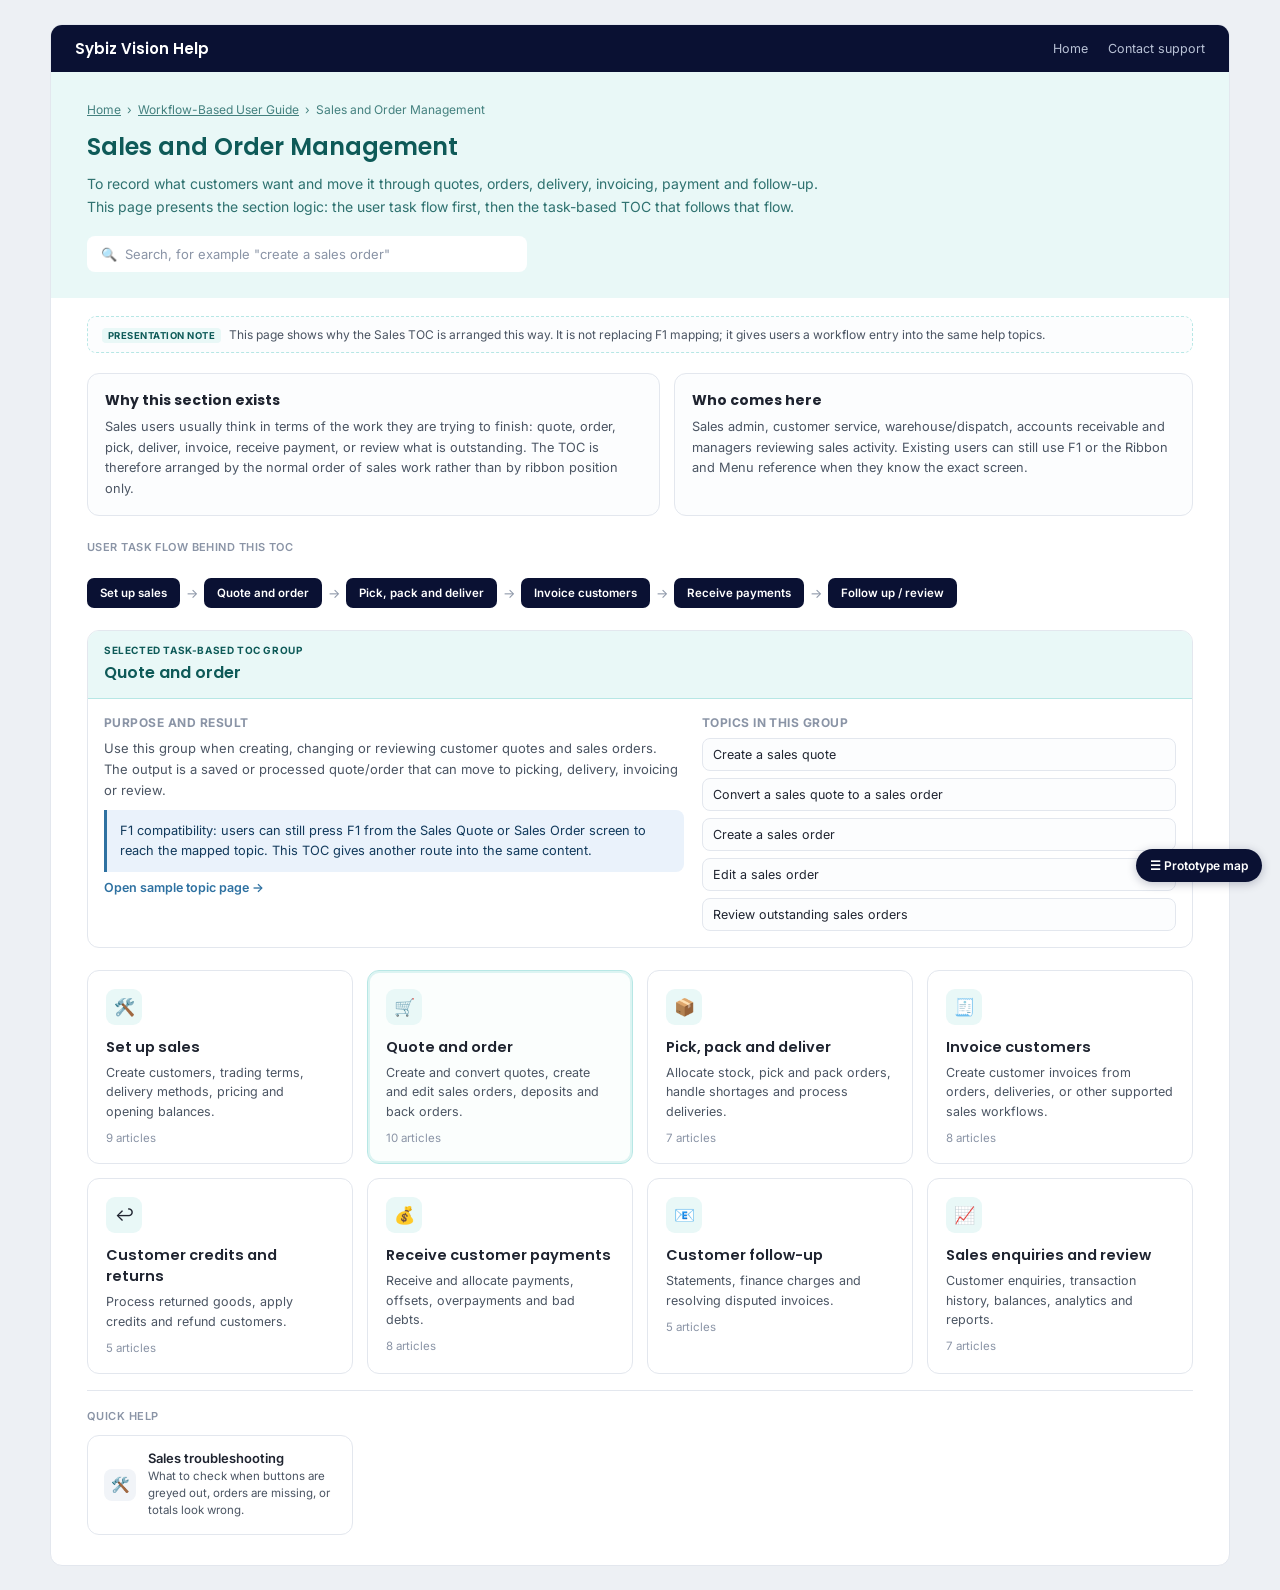
<file: sybiz_landing_sales_order.html>
<!DOCTYPE html><html lang="en"><head><meta charset="utf-8">
<meta name="viewport" content="width=device-width, initial-scale=1"><title>Sales and Order Management — Sybiz Vision Help (preview)</title>
<link href="https://fonts.googleapis.com/css2?family=Inter:wght@400;500;600&family=Poppins:wght@500;600&display=swap" rel="stylesheet">
<style>
:root{--navy:#0A1133;--blue-600:#2E71A1;--teal-tint:#E9F8F7;--teal-line:#B7E7E5;--teal-dark:#0E5A58;
--text:#1F2430;--text-2:#4B5563;--text-3:#8A94A6;--line:#E3E7EE;
--font-body:'Inter',sans-serif;--font-head:'Poppins',sans-serif;--font-mono:'JetBrains Mono',monospace;}
*{box-sizing:border-box;margin:0;padding:0;}
body{font-family:var(--font-body);color:var(--text);background:#EDF0F4;}
.frame{max-width:1180px;margin:24px auto;background:#fff;border:1px solid var(--line);border-radius:12px;overflow:hidden;}
.navbar{background:var(--navy);display:flex;align-items:center;justify-content:space-between;padding:12px 24px;}
.navbar .brand{color:#fff;font-family:var(--font-head);font-weight:600;font-size:15px;}
.navbar .links{color:#B9C2D6;font-size:12.5px;}
.navbar .links span{margin-left:20px;}
.hero{background:var(--teal-tint);padding:30px 36px 26px;}
.hero .crumbs{font-size:12px;color:var(--teal-dark);opacity:.75;margin-bottom:12px;}
.hero h1{font-family:var(--font-head);font-weight:600;font-size:24px;color:var(--teal-dark);margin-bottom:8px;}
.hero p{font-size:14px;color:var(--teal-dark);opacity:.85;max-width:740px;line-height:1.65;margin-bottom:18px;}
.hero .search{background:#fff;border-radius:8px;padding:10px 14px;max-width:440px;font-size:13px;color:var(--text-3);display:flex;align-items:center;gap:8px;}
.grid{display:grid;grid-template-columns:repeat(auto-fill,minmax(255px,1fr));gap:14px;padding:14px 36px 10px;}
.card{border:1px solid var(--line);border-radius:12px;padding:18px;transition:border-color .15s, background .15s, box-shadow .15s;cursor:pointer;background:#fff;}
.card:hover{border-color:var(--teal-line);background:#FBFEFD;}
.card.active{border-color:var(--teal-line);background:#FBFEFD;box-shadow:0 0 0 2px rgba(183,231,229,.45) inset;}
.card .icon{width:36px;height:36px;border-radius:9px;background:var(--teal-tint);display:flex;align-items:center;justify-content:center;margin-bottom:12px;font-size:17px;}
.card h2{font-family:var(--font-head);font-weight:600;font-size:14.5px;margin-bottom:5px;color:var(--text);}
.card p{font-size:12.5px;line-height:1.55;color:var(--text-2);}
.card .count{font-size:11.5px;color:var(--text-3);margin-top:10px;}
.utility{padding:6px 36px 30px;}
.utility .cap,.cap{font-size:11px;font-weight:600;color:var(--text-3);text-transform:uppercase;letter-spacing:.04em;border-top:1px solid var(--line);padding:18px 0 12px;}
.utility .row{display:grid;grid-template-columns:repeat(auto-fill,minmax(255px,1fr));gap:14px;}
.util-card{border:1px solid var(--line);border-radius:12px;padding:14px 16px;display:flex;align-items:center;gap:12px;cursor:pointer;}
.util-card:hover{background:#FAFBFC;}
.util-card .icon{width:32px;height:32px;border-radius:8px;background:#F1F4F8;display:flex;align-items:center;justify-content:center;flex-shrink:0;font-size:15px;}
.util-card h3{font-weight:600;font-size:13px;margin-bottom:2px;}
.util-card p{font-size:11.5px;color:var(--text-2);line-height:1.5;}
.flow{padding:24px 36px 4px;}
.flow .cap{border-top:none;padding-top:0;margin-bottom:12px;}
.flow .chain{display:flex;align-items:center;gap:6px;flex-wrap:wrap;}
.flow .node{background:var(--navy);color:#fff;font-size:11.5px;font-weight:600;border-radius:7px;padding:8px 13px;}
.flow .arr{color:var(--text-3);font-size:13px;}
.jnote{margin:18px 36px 0;background:#FCFDFE;border:1px dashed var(--teal-line);border-radius:9px;padding:10px 14px;font-size:12px;color:var(--text-2);}.jnote a{color:var(--teal-dark);font-weight:600;text-decoration:none;}.jnote .tag{font-size:9.5px;font-weight:700;color:var(--teal-dark);text-transform:uppercase;letter-spacing:.05em;margin-right:8px;background:var(--teal-tint);border-radius:4px;padding:2px 6px;}
.explain{padding:20px 36px 0;display:grid;grid-template-columns:1.05fr .95fr;gap:14px;}
.info-card{border:1px solid var(--line);border-radius:12px;background:#FCFDFE;padding:16px 17px;}
.info-card h3{font-family:var(--font-head);font-size:14px;margin-bottom:6px;color:var(--text);}
.info-card p{font-size:12.8px;line-height:1.6;color:var(--text-2);}
.toc-detail{margin:18px 36px 8px;border:1px solid var(--line);border-radius:12px;overflow:hidden;background:#fff;}
.toc-detail-head{background:var(--teal-tint);border-bottom:1px solid var(--teal-line);padding:13px 16px;}
.toc-detail-head .eyebrow{font-size:10px;font-weight:700;color:var(--teal-dark);text-transform:uppercase;letter-spacing:.06em;margin-bottom:4px;}
.toc-detail-head h3{font-family:var(--font-head);font-size:16px;color:var(--teal-dark);font-weight:600;}
.toc-detail-body{display:grid;grid-template-columns:1.1fr .9fr;gap:18px;padding:16px;}
.toc-detail-body h4{font-size:12px;color:var(--text-3);text-transform:uppercase;letter-spacing:.04em;margin:0 0 8px;}
.toc-detail-body p{font-size:13px;line-height:1.6;color:var(--text-2);margin-bottom:10px;}
.topic-list{display:grid;gap:7px;}
.topic-list a,.topic-list div{display:block;text-decoration:none;border:1px solid var(--line);border-radius:8px;background:#FCFDFE;padding:8px 10px;font-size:12.5px;color:var(--text);}
.topic-list a:hover{border-color:var(--teal-line);background:var(--teal-tint);color:var(--teal-dark);}
.result-box{border-left:3px solid var(--blue-600);background:#EAF2FB;color:#123A5C;border-radius:0 8px 8px 0;padding:11px 13px;font-size:12.8px;line-height:1.55;margin-top:8px;}
.small-link{display:inline-block;margin-top:8px;color:var(--blue-600);font-weight:600;text-decoration:none;font-size:12.5px;}
@media (max-width:900px){.explain,.toc-detail-body{grid-template-columns:1fr}.navbar{align-items:flex-start;gap:10px;flex-direction:column}}
@media (max-width:620px){.frame{margin:0;border-radius:0;border-left:none;border-right:none}.grid{grid-template-columns:1fr}.hero,.flow,.explain{padding-left:20px;padding-right:20px}.jnote,.toc-detail,.utility{margin-left:20px;margin-right:20px;padding-left:0;padding-right:0}.toc-detail{margin-left:20px;margin-right:20px}.flow .node{width:100%;text-align:center}.flow .arr{display:none}}
</style></head><body><div class="frame">
<header class="navbar"><a href="sybiz_help_home.html" style="text-decoration:none;"><span class="brand">Sybiz Vision Help</span></a>
<span class="links"><span>Home</span><span>Contact support</span></span></header>
<section class="hero"><div class="crumbs"><a href="sybiz_help_home.html" style="color:inherit;">Home</a> &nbsp;&rsaquo;&nbsp; <a href="sybiz_user_guide_landing.html" style="color:inherit;">Workflow-Based User Guide</a> &nbsp;&rsaquo;&nbsp; Sales and Order Management</div><h1>Sales and Order Management</h1><p>To record what customers want and move it through quotes, orders, delivery, invoicing, payment and follow-up. This page presents the section logic: the user task flow first, then the task-based TOC that follows that flow.</p>
<div class="search">&#128269;&nbsp; Search, for example &quot;create a sales order&quot;</div></section>
<div class="jnote"><span class="tag">Presentation note</span>This page shows why the Sales TOC is arranged this way. It is not replacing F1 mapping; it gives users a workflow entry into the same help topics.</div>

<div class="explain"><div class="info-card"><h3>Why this section exists</h3><p>Sales users usually think in terms of the work they are trying to finish: quote, order, pick, deliver, invoice, receive payment, or review what is outstanding. The TOC is therefore arranged by the normal order of sales work rather than by ribbon position only.</p></div><div class="info-card"><h3>Who comes here</h3><p>Sales admin, customer service, warehouse/dispatch, accounts receivable and managers reviewing sales activity. Existing users can still use F1 or the Ribbon and Menu reference when they know the exact screen.</p></div></div>

<div class="flow"><div class="cap">User task flow behind this TOC</div><div class="chain"><span class="node">Set up sales</span><span class="arr">&#8594;</span><span class="node">Quote and order</span><span class="arr">&#8594;</span><span class="node">Pick, pack and deliver</span><span class="arr">&#8594;</span><span class="node">Invoice customers</span><span class="arr">&#8594;</span><span class="node">Receive payments</span><span class="arr">&#8594;</span><span class="node">Follow up / review</span></div></div>

<div class="toc-detail" id="tocDetail"><div class="toc-detail-head"><div class="eyebrow">Selected task-based TOC group</div><h3 id="detailTitle">Quote and order</h3></div><div class="toc-detail-body"><div><h4>Purpose and result</h4><p id="detailPurpose">Use this group when creating, changing or reviewing customer quotes and sales orders. The output is a saved or processed quote/order that can move to picking, delivery, invoicing or review.</p><div class="result-box" id="detailResult">F1 compatibility: users can still press F1 from the Sales Quote or Sales Order screen to reach the mapped topic. This TOC gives another route into the same content.</div><a class="small-link" id="detailLink" href="sybiz_topic_preview.html">Open sample topic page &#8594;</a></div><div><h4>Topics in this group</h4><div class="topic-list" id="detailTopics"><a href="sybiz_topic_preview.html">Create a sales quote</a><a href="sybiz_topic_preview.html">Convert a sales quote to a sales order</a><a href="sybiz_topic_preview.html">Create a sales order</a><a href="sybiz_topic_preview.html">Edit a sales order</a><a href="sybiz_topic_preview.html">Review outstanding sales orders</a></div></div></div></div>

<div class="grid" aria-label="Task-based TOC cards">
  <div class="card" data-toc="setup"><div class="icon">&#128736;&#65039;</div><h2>Set up sales</h2><p>Create customers, trading terms, delivery methods, pricing and opening balances.</p><div class="count">9 articles</div></div>
  <div class="card active" data-toc="quote"><div class="icon">&#128722;</div><h2>Quote and order</h2><p>Create and convert quotes, create and edit sales orders, deposits and back orders.</p><div class="count">10 articles</div></div>
  <div class="card" data-toc="deliver"><div class="icon">&#128230;</div><h2>Pick, pack and deliver</h2><p>Allocate stock, pick and pack orders, handle shortages and process deliveries.</p><div class="count">7 articles</div></div>
  <div class="card" data-toc="invoice"><div class="icon">&#129534;</div><h2>Invoice customers</h2><p>Create customer invoices from orders, deliveries, or other supported sales workflows.</p><div class="count">8 articles</div></div>
  <div class="card" data-toc="credits"><div class="icon">&#8617;&#65039;</div><h2>Customer credits and returns</h2><p>Process returned goods, apply credits and refund customers.</p><div class="count">5 articles</div></div>
  <div class="card" data-toc="payments"><div class="icon">&#128176;</div><h2>Receive customer payments</h2><p>Receive and allocate payments, offsets, overpayments and bad debts.</p><div class="count">8 articles</div></div>
  <div class="card" data-toc="follow"><div class="icon">&#128231;</div><h2>Customer follow-up</h2><p>Statements, finance charges and resolving disputed invoices.</p><div class="count">5 articles</div></div>
  <div class="card" data-toc="review"><div class="icon">&#128200;</div><h2>Sales enquiries and review</h2><p>Customer enquiries, transaction history, balances, analytics and reports.</p><div class="count">7 articles</div></div>
</div>
<div class="utility"><div class="cap">Quick help</div><div class="row"><div class="util-card" data-toc="trouble"><div class="icon">&#128736;&#65039;</div><div><h3>Sales troubleshooting</h3><p>What to check when buttons are greyed out, orders are missing, or totals look wrong.</p></div></div></div></div></div><a href="index.html" style="position:fixed;right:18px;bottom:18px;z-index:99;background:#0A1133;color:#fff;font-family:Inter,sans-serif;font-size:12px;font-weight:600;padding:9px 14px;border-radius:20px;text-decoration:none;box-shadow:0 2px 10px rgba(10,17,51,.25);">&#9776; Prototype map</a>
<script>
const tocData={
setup:{title:'Set up sales',purpose:'Use this group before customer sales transactions begin. The output is a customer and sales setup that is ready for quotes, orders, pricing, delivery and opening balances.',result:'F1 compatibility: setup topics can still be reached from their own maintenance screens; this TOC explains why setup appears before transactions.',topics:['Create a customer','Set up customer groups','Set up trading terms and credit limits','Set up delivery methods','Set up sales pricing','Enter customer opening balances']},
quote:{title:'Quote and order',purpose:'Use this group when creating, changing or reviewing customer quotes and sales orders. The output is a saved or processed quote/order that can move to picking, delivery, invoicing or review.',result:'F1 compatibility: users can still press F1 from the Sales Quote or Sales Order screen to reach the mapped topic. This TOC gives another route into the same content.',topics:['Create a sales quote','Convert a sales quote to a sales order','Create a sales order','Edit a sales order','Add a deposit to a sales order','Review outstanding sales orders'],link:'sybiz_topic_preview.html'},
deliver:{title:'Pick, pack and deliver',purpose:'Use this group when an order needs to be fulfilled. The output is allocated or picked stock, a packed order, or a processed customer delivery.',result:'Next step: after picking and delivery, the order is usually ready for invoicing or review.',topics:['Allocate stock to a sales order','Pick a sales order','Pack a picked order','Handle a stock shortage during picking','Process a sales delivery','Review outstanding sales picks']},
invoice:{title:'Invoice customers',purpose:'Use this group when the sale needs to become an invoice. The output is a customer invoice created from an order, a delivery, or another supported sales workflow.',result:'Next step: print/email the invoice, receive payment, or review unpaid invoices.',topics:['Create a sales invoice','Create a sales invoice from an order or delivery','Invoice and deliver together','Invoice all delivered orders','Add a service line to a sales invoice','Print or email a sales invoice']},
credits:{title:'Customer credits and returns',purpose:'Use this group when goods come back or a customer balance needs to be corrected. The output is a return, credit, refund or corrected customer balance.',result:'Next step: review credit history or customer balance to confirm the correction.',topics:['Process returned goods','Create returned goods','Apply credit to a customer balance','Refund a customer','Review customer credit history']},
payments:{title:'Receive customer payments',purpose:'Use this group when money arrives from a customer. The output is a receipt allocated to invoices, an offset, a payment on account, or a balance adjustment.',result:'Next step: review outstanding customer balances or continue through Cashbook/bank reconciliation as required.',topics:['Receive a customer payment','Allocate a receipt to invoices','Use customer offset','Handle payments on account','Handle overpayments and short payments','Process customer receipts through Cashbook']},
follow:{title:'Customer follow-up',purpose:'Use this group when the customer still needs to be reminded, charged, disputed or resolved. The output is a statement, finance charge, dispute update or settled difference.',result:'Next step: review outstanding balances to confirm nothing is left unresolved.',topics:['Generate customer statements','Process finance charges','Use customer offset','Dispute or resolve a customer invoice','Review outstanding balances']},
review:{title:'Sales enquiries and review',purpose:'Use this group when the user needs to look up sales activity rather than create a new transaction. The output is visibility: customer history, balances, outstanding orders, analytics or reports.',result:'This is placed after the transaction flow because review normally happens after work has been entered or when a user needs to investigate status.',topics:['View customer enquiries','Review transaction history','Review outstanding orders','Review unpaid invoices','Review customer balances','Review sales analytics','Run debtor reports']},
trouble:{title:'Sales troubleshooting',purpose:'Use this group when the expected action is blocked or the result does not look right. The output is a guided check path rather than a normal transaction.',result:'This supports common support-style questions without burying them inside the standard workflow.',topics:['Sales order button is greyed out','Pick option is not available','Sales order is not in the expected list','Record is locked or in use by another user','Invoice cannot be processed','Customer credit limit warning appears']}
};
function selectToc(key){const d=tocData[key]||tocData.quote;document.getElementById('detailTitle').textContent=d.title;document.getElementById('detailPurpose').textContent=d.purpose;document.getElementById('detailResult').textContent=d.result;document.getElementById('detailLink').href=d.link||'sybiz_topic_preview.html';document.getElementById('detailLink').style.display=d.link?'inline-block':'none';const box=document.getElementById('detailTopics');box.innerHTML=d.topics.map((t,i)=>`<a href="${d.link||'#'}">${t}</a>`).join('');document.querySelectorAll('[data-toc]').forEach(c=>c.classList.toggle('active',c.getAttribute('data-toc')===key));}
document.querySelectorAll('[data-toc]').forEach(card=>card.addEventListener('click',()=>selectToc(card.getAttribute('data-toc'))));
</script></body></html>
</file>
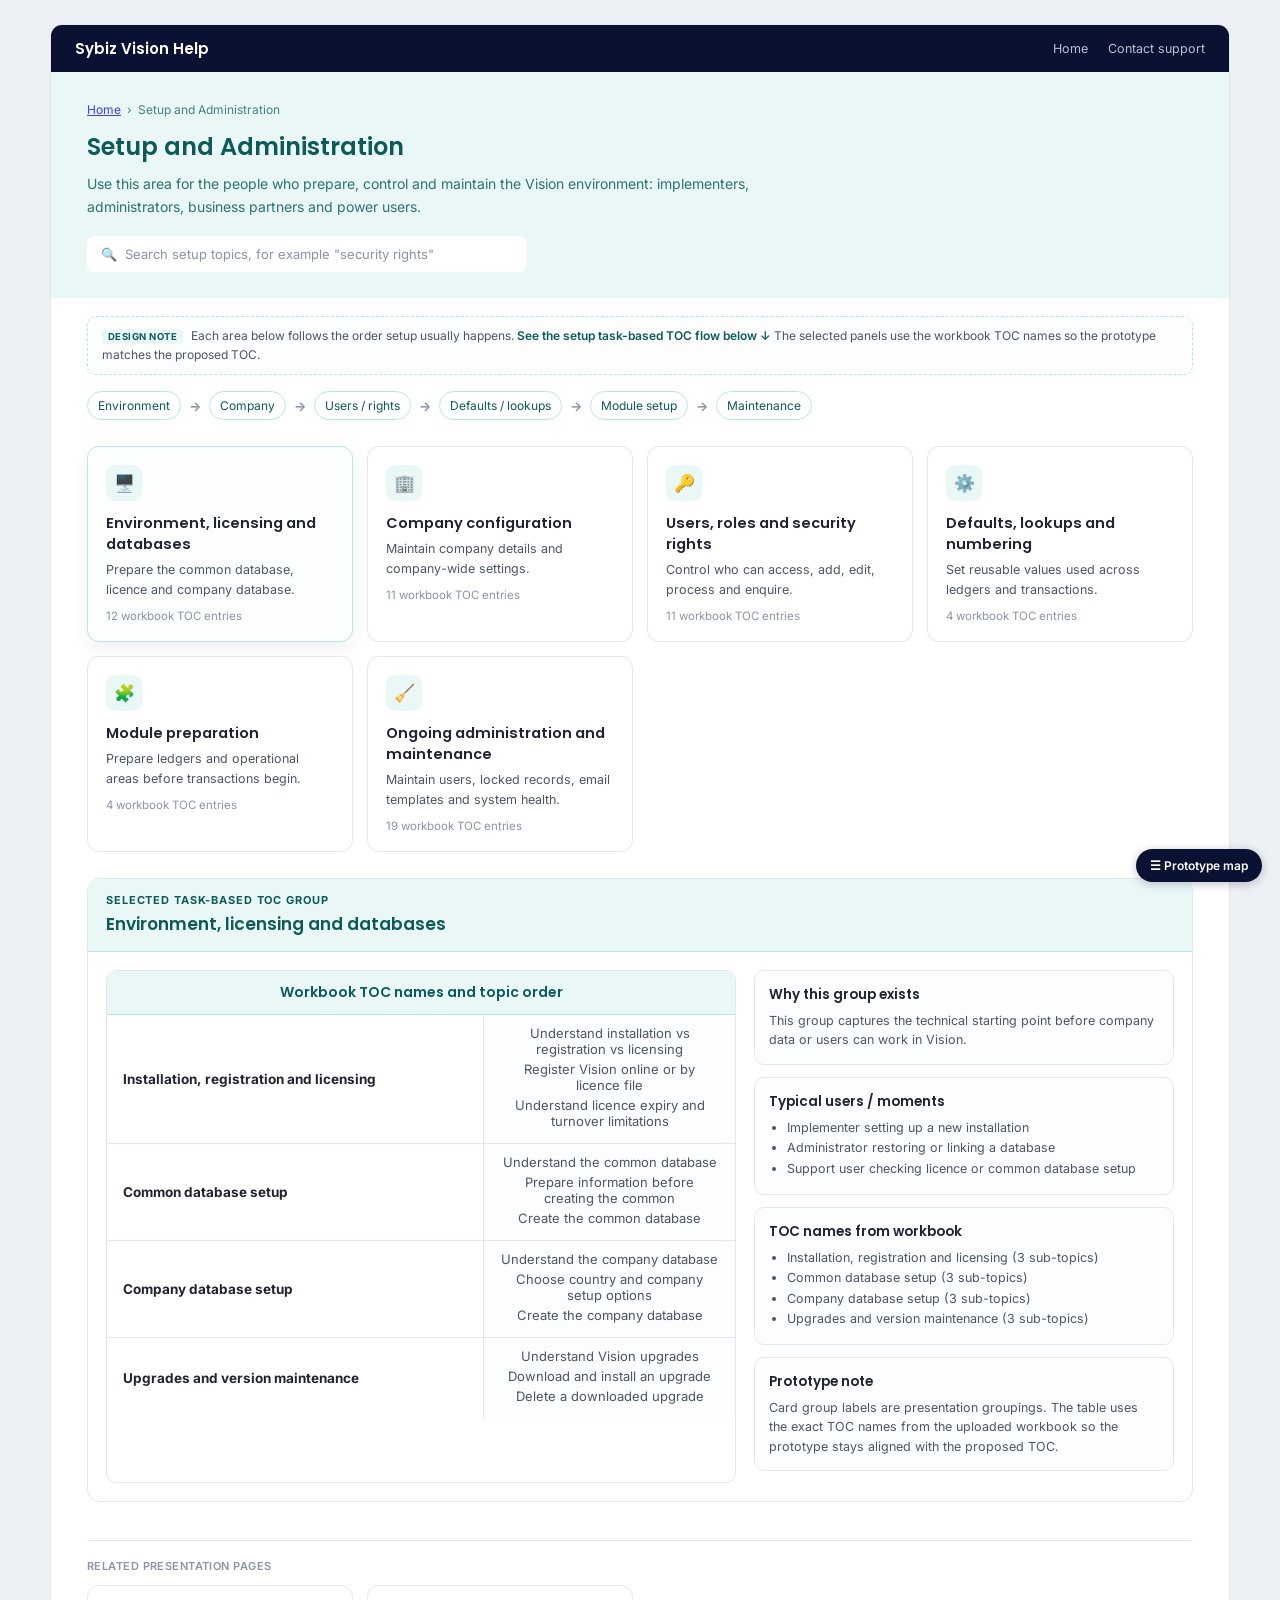
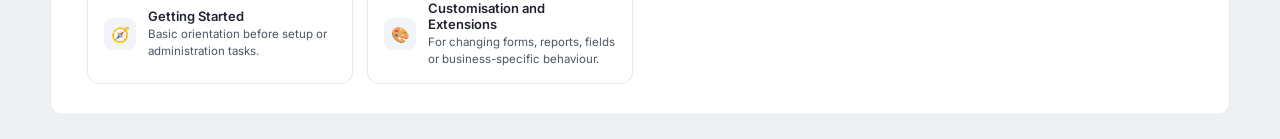
<file: sybiz_landing_setup_admin.html>
<!DOCTYPE html>

<html lang="en"><head><meta charset="utf-8"/><meta content="width=device-width, initial-scale=1" name="viewport"/><title>Setup and Administration — Sybiz Vision Help</title><link href="https://fonts.googleapis.com/css2?family=Inter:wght@400;500;600&amp;family=Poppins:wght@500;600&amp;display=swap" rel="stylesheet"/><style>
:root{
  --navy:#0A1133; --blue-600:#2E71A1;
  --teal-tint:#E9F8F7; --teal-line:#B7E7E5; --teal-dark:#0E5A58;
  --text:#1F2430; --text-2:#4B5563; --text-3:#8A94A6;
  --line:#E3E7EE;
  --font-body:'Inter',sans-serif; --font-head:'Poppins',sans-serif;
}
*{box-sizing:border-box; margin:0; padding:0;}
body{font-family:var(--font-body); color:var(--text); background:#EDF0F4;}
.frame{max-width:1180px; margin:24px auto; background:#fff; border:1px solid var(--line); border-radius:12px; overflow:hidden;}
.navbar{background:var(--navy); display:flex; align-items:center; justify-content:space-between; padding:12px 24px;}
.navbar .brand{color:#fff; font-family:var(--font-head); font-weight:600; font-size:15px;}
.navbar .links{color:#B9C2D6; font-size:12.5px;}
.navbar .links span{margin-left:20px;}
.navbar a{text-decoration:none; color:inherit;}
.hero{background:var(--teal-tint); padding:30px 36px 26px;}
.hero .crumbs{font-size:12px; color:var(--teal-dark); opacity:.75; margin-bottom:12px;}
.hero h1{font-family:var(--font-head); font-weight:600; font-size:24px; color:var(--teal-dark); margin-bottom:8px;}
.hero p{font-size:14px; color:var(--teal-dark); opacity:.85; max-width:760px; line-height:1.65; margin-bottom:18px;}
.hero .search{background:#fff; border-radius:8px; padding:10px 14px; max-width:440px; font-size:13px; color:var(--text-3); display:flex; align-items:center; gap:8px;}
.jnote{margin:18px 36px 0;background:#FCFDFE;border:1px dashed var(--teal-line);border-radius:9px;padding:10px 14px;font-size:12px;color:var(--text-2);line-height:1.55;}.jnote a{color:var(--teal-dark);font-weight:600;text-decoration:none;}.jnote .tag{font-size:9.5px;font-weight:700;color:var(--teal-dark);text-transform:uppercase;letter-spacing:.05em;margin-right:8px;background:var(--teal-tint);border-radius:4px;padding:2px 6px;}
.flow-strip{display:flex;flex-wrap:wrap;gap:8px;margin:16px 36px 0;align-items:center}.flow-strip span{font-size:12px;color:var(--teal-dark);background:#fff;border:1px solid var(--teal-line);border-radius:999px;padding:6px 10px}.flow-strip b{font-size:13px;color:var(--text-3)}
.grid{display:grid; grid-template-columns:repeat(auto-fill, minmax(250px,1fr)); gap:14px; padding:26px 36px 10px;}
.card{border:1px solid var(--line); border-radius:12px; padding:18px; transition:border-color .15s; cursor:pointer; background:#fff;}
.card:hover,.card.active{border-color:var(--teal-line); background:#FBFEFD;}
.card.active{box-shadow:0 8px 20px rgba(10,17,51,.06);}
.card .icon{width:36px; height:36px; border-radius:9px; background:var(--teal-tint); display:flex; align-items:center; justify-content:center; margin-bottom:12px; font-size:17px;}
.card h2{font-family:var(--font-head); font-weight:600; font-size:14.5px; margin-bottom:5px; color:var(--text);}
.card p{font-size:12.5px; line-height:1.55; color:var(--text-2);}
.card .count{font-size:11.5px; color:var(--text-3); margin-top:10px;}
.detail{margin:16px 36px 32px;border:1px solid var(--line);border-radius:13px;overflow:hidden;background:#fff;}
.detail-head{background:var(--teal-tint);border-bottom:1px solid var(--teal-line);padding:14px 18px;}
.detail-head .eyebrow{font-size:11px;text-transform:uppercase;letter-spacing:.08em;color:var(--teal-dark);font-weight:700;margin-bottom:4px;}
.detail-head h2{font-family:var(--font-head);font-weight:600;font-size:17px;color:var(--teal-dark);margin:0;}
.detail-body{display:grid;grid-template-columns:1.2fr .8fr;gap:18px;padding:18px;}
.gcard{background:#fff;border:1px solid var(--line);border-radius:10px;overflow:hidden;}
.ghead{background:var(--teal-tint);color:var(--teal-dark);font-family:var(--font-head);font-weight:600;font-size:14px;text-align:center;padding:11px 14px;border-bottom:1px solid var(--teal-line);}
table{width:100%;border-collapse:collapse;font-size:13.5px;}td{padding:10px 16px;border-bottom:1px solid var(--line);vertical-align:middle;}tr:last-child td{border-bottom:none;}.tcell{width:60%;border-right:1px solid var(--line);}.pcell{color:var(--text-2);font-size:13px;text-align:center;background:#FCFDFE;}
.side-card{border:1px solid var(--line);border-radius:10px;padding:14px;background:#FCFDFE;margin-bottom:12px;}.side-card h3{font-family:var(--font-head);font-weight:600;font-size:13.5px;color:var(--text);margin-bottom:6px}.side-card p{font-size:12.5px;color:var(--text-2);line-height:1.55}.side-card ul{margin-left:18px;color:var(--text-2);font-size:12.5px;line-height:1.65}.hidden{display:none}.utility{padding:6px 36px 30px;}.utility .cap{font-size:11px; font-weight:600; color:var(--text-3); text-transform:uppercase; letter-spacing:.04em; border-top:1px solid var(--line); padding:18px 0 12px;}.utility .row{display:grid; grid-template-columns:repeat(auto-fill, minmax(250px,1fr)); gap:14px;}.util-card{border:1px solid var(--line); border-radius:12px; padding:14px 16px; display:flex; align-items:center; gap:12px; cursor:pointer; text-decoration:none;color:inherit}.util-card:hover{background:#FAFBFC;}.util-card .icon{width:32px; height:32px; border-radius:8px; background:#F1F4F8; display:flex; align-items:center; justify-content:center; flex-shrink:0; font-size:15px;}.util-card h3{font-weight:600; font-size:13px; margin-bottom:2px;}.util-card p{font-size:11.5px; color:var(--text-2); line-height:1.5;}.prototype-map{position:fixed;right:18px;bottom:18px;z-index:99;background:#0A1133;color:#fff;font-family:Inter,sans-serif;font-size:12px;font-weight:600;padding:9px 14px;border-radius:20px;text-decoration:none;box-shadow:0 2px 10px rgba(10,17,51,.25);}
@media(max-width:860px){.detail-body{grid-template-columns:1fr}.navbar{align-items:flex-start;gap:8px;flex-direction:column}.navbar .links span{margin-left:0;margin-right:16px}}@media(max-width:620px){.frame{margin:0;border-radius:0}.grid{grid-template-columns:1fr;padding-left:22px;padding-right:22px}.hero{padding-left:22px;padding-right:22px}.jnote,.flow-strip,.detail,.utility{margin-left:22px;margin-right:22px;padding-left:0;padding-right:0}.detail{margin-bottom:24px}.prototype-map{display:none}}
</style></head><body>
<div class="frame">
<header class="navbar"><a href="sybiz_help_home.html"><span class="brand">Sybiz Vision Help</span></a><span class="links"><span>Home</span><span>Contact support</span></span></header>
<section class="hero"><div class="crumbs"><a href="sybiz_help_home.html">Home</a>  ›  Setup and Administration</div><h1>Setup and Administration</h1><p>Use this area for the people who prepare, control and maintain the Vision environment: implementers, administrators, business partners and power users.</p><div class="search">🔍  Search setup topics, for example "security rights"</div></section>
<div class="jnote"><span class="tag">Design note</span>Each area below follows the order setup usually happens. <a href="#" onclick="showToc('setup-env');return false;">See the setup task-based TOC flow below ↓</a><span> The selected panels use the workbook TOC names so the prototype matches the proposed TOC.</span></div>
<div class="flow-strip"><span>Environment</span><b>→</b><span>Company</span><b>→</b><span>Users / rights</span><b>→</b><span>Defaults / lookups</span><b>→</b><span>Module setup</span><b>→</b><span>Maintenance</span></div>
<div class="grid"><div class="card active" data-card="setup-env" onclick="showToc('setup-env')">
<div class="icon">🖥️</div>
<h2>Environment, licensing and databases</h2>
<p>Prepare the common database, licence and company database.</p>
<div class="count">12 workbook TOC entries</div>
</div><div class="card" data-card="setup-company" onclick="showToc('setup-company')">
<div class="icon">🏢</div>
<h2>Company configuration</h2>
<p>Maintain company details and company-wide settings.</p>
<div class="count">11 workbook TOC entries</div>
</div><div class="card" data-card="setup-rights" onclick="showToc('setup-rights')">
<div class="icon">🔑</div>
<h2>Users, roles and security rights</h2>
<p>Control who can access, add, edit, process and enquire.</p>
<div class="count">11 workbook TOC entries</div>
</div><div class="card" data-card="setup-defaults" onclick="showToc('setup-defaults')">
<div class="icon">⚙️</div>
<h2>Defaults, lookups and numbering</h2>
<p>Set reusable values used across ledgers and transactions.</p>
<div class="count">4 workbook TOC entries</div>
</div><div class="card" data-card="setup-modules" onclick="showToc('setup-modules')">
<div class="icon">🧩</div>
<h2>Module preparation</h2>
<p>Prepare ledgers and operational areas before transactions begin.</p>
<div class="count">4 workbook TOC entries</div>
</div><div class="card" data-card="setup-maint" onclick="showToc('setup-maint')">
<div class="icon">🧹</div>
<h2>Ongoing administration and maintenance</h2>
<p>Maintain users, locked records, email templates and system health.</p>
<div class="count">19 workbook TOC entries</div>
</div></div>
<div class="detail"><div class="toc-panel" id="setup-env">
<div class="detail-head"><div class="eyebrow">Selected task-based TOC group</div><h2>Environment, licensing and databases</h2></div>
<div class="detail-body">
<div class="gcard"><div class="ghead">Workbook TOC names and topic order</div><table><tr class="span-start"><td class="tcell"><strong>Installation, registration and licensing</strong></td><td class="pcell"><div><div style="margin-bottom:4px;">Understand installation vs registration vs licensing</div><div style="margin-bottom:4px;">Register Vision online or by licence file</div><div style="margin-bottom:4px;">Understand licence expiry and turnover limitations</div></div></td></tr><tr class="span-start"><td class="tcell"><strong>Common database setup</strong></td><td class="pcell"><div><div style="margin-bottom:4px;">Understand the common database</div><div style="margin-bottom:4px;">Prepare information before creating the common</div><div style="margin-bottom:4px;">Create the common database</div></div></td></tr><tr class="span-start"><td class="tcell"><strong>Company database setup</strong></td><td class="pcell"><div><div style="margin-bottom:4px;">Understand the company database</div><div style="margin-bottom:4px;">Choose country and company setup options</div><div style="margin-bottom:4px;">Create the company database</div></div></td></tr><tr class="span-start"><td class="tcell"><strong>Upgrades and version maintenance</strong></td><td class="pcell"><div><div style="margin-bottom:4px;">Understand Vision upgrades</div><div style="margin-bottom:4px;">Download and install an upgrade</div><div style="margin-bottom:4px;">Delete a downloaded upgrade</div></div></td></tr></table></div>
<div>
<div class="side-card"><h3>Why this group exists</h3><p>This group captures the technical starting point before company data or users can work in Vision.</p></div>
<div class="side-card"><h3>Typical users / moments</h3><ul><li>Implementer setting up a new installation</li><li>Administrator restoring or linking a database</li><li>Support user checking licence or common database setup</li></ul></div>
<div class="side-card"><h3>TOC names from workbook</h3><ul><li>Installation, registration and licensing (3 sub-topics)</li><li>Common database setup (3 sub-topics)</li><li>Company database setup (3 sub-topics)</li><li>Upgrades and version maintenance (3 sub-topics)</li></ul></div>
<div class="side-card"><h3>Prototype note</h3><p>Card group labels are presentation groupings. The table uses the exact TOC names from the uploaded workbook so the prototype stays aligned with the proposed TOC.</p></div></div>
</div>
</div><div class="toc-panel hidden" id="setup-company">
<div class="detail-head"><div class="eyebrow">Selected task-based TOC group</div><h2>Company configuration</h2></div>
<div class="detail-body">
<div class="gcard"><div class="ghead">Workbook TOC names and topic order</div><table><tr class="span-start"><td class="tcell"><strong>Set up overview</strong></td><td class="pcell"><div><div style="margin-bottom:4px;">Choose a setup approach: fully or partially prepared accounts</div><div style="margin-bottom:4px;">Know the best time to start using Vision</div></div></td></tr><tr class="span-start"><td class="tcell"><strong>Company details and system options</strong></td><td class="pcell"><div><div style="margin-bottom:4px;">Edit company details, addresses and bank details</div><div style="margin-bottom:4px;">Maintain base currency details</div><div style="margin-bottom:4px;">Configure common system settings</div><div style="margin-bottom:4px;">Configure email and SMS settings</div><div style="margin-bottom:4px;">Configure password constraints</div></div></td></tr><tr class="span-start"><td class="tcell"><strong>Company consolidation</strong></td><td class="pcell"><div><div style="margin-bottom:4px;">Set up a consolidation company</div><div style="margin-bottom:4px;">Assign consolidation accounts</div><div style="margin-bottom:4px;">Restructure consolidation accounts</div><div style="margin-bottom:4px;">Review consolidation analytics, dashboards and reports</div></div></td></tr></table></div>
<div>
<div class="side-card"><h3>Why this group exists</h3><p>Company-level options influence later ledger and transaction behaviour, so they sit before users and workflow setup.</p></div>
<div class="side-card"><h3>Typical users / moments</h3><ul><li>Admin preparing a new company</li><li>Business partner configuring company details</li><li>Finance manager checking company-wide settings</li></ul></div>
<div class="side-card"><h3>TOC names from workbook</h3><ul><li>Set up overview (2 sub-topics)</li><li>Company details and system options (5 sub-topics)</li><li>Company consolidation (4 sub-topics)</li></ul></div>
<div class="side-card"><h3>Prototype note</h3><p>Card group labels are presentation groupings. The table uses the exact TOC names from the uploaded workbook so the prototype stays aligned with the proposed TOC.</p></div></div>
</div>
</div><div class="toc-panel hidden" id="setup-rights">
<div class="detail-head"><div class="eyebrow">Selected task-based TOC group</div><h2>Users, roles and security rights</h2></div>
<div class="detail-body">
<div class="gcard"><div class="ghead">Workbook TOC names and topic order</div><table><tr class="span-start"><td class="tcell"><strong>Users, roles and security rights</strong></td><td class="pcell"><div><div style="margin-bottom:4px;">Understand users, roles and rights</div><div style="margin-bottom:4px;">Create and edit roles and users</div><div style="margin-bottom:4px;">Understand maintenance, transaction, enquiry and report right categories</div><div style="margin-bottom:4px;">Assign rights by Vision area</div><div style="margin-bottom:4px;">Understand why unavailable items are greyed out</div></div></td></tr><tr class="span-start"><td class="tcell"><strong>Setup and access troubleshooting</strong></td><td class="pcell"><div><div style="margin-bottom:4px;">Licence is missing, invalid or expired</div><div style="margin-bottom:4px;">Common or company database will not connect</div><div style="margin-bottom:4px;">Database upgrade prompt won't clear</div><div style="margin-bottom:4px;">Login or Windows Authentication mapping fails</div><div style="margin-bottom:4px;">Menu, tab or field is greyed out</div><div style="margin-bottom:4px;">Record or user appears locked</div></div></td></tr></table></div>
<div>
<div class="side-card"><h3>Why this group exists</h3><p>Security is a different user intent from daily transactions. Admins need to control access before users can complete work safely.</p></div>
<div class="side-card"><h3>Typical users / moments</h3><ul><li>Administrator creating users</li><li>Manager assigning task access by role</li><li>Support user investigating greyed-out buttons</li></ul></div>
<div class="side-card"><h3>TOC names from workbook</h3><ul><li>Users, roles and security rights (5 sub-topics)</li><li>Setup and access troubleshooting (6 sub-topics)</li></ul></div>
<div class="side-card"><h3>Prototype note</h3><p>Card group labels are presentation groupings. The table uses the exact TOC names from the uploaded workbook so the prototype stays aligned with the proposed TOC.</p></div></div>
</div>
</div><div class="toc-panel hidden" id="setup-defaults">
<div class="detail-head"><div class="eyebrow">Selected task-based TOC group</div><h2>Defaults, lookups and numbering</h2></div>
<div class="detail-body">
<div class="gcard"><div class="ghead">Workbook TOC names and topic order</div><table><tr class="span-start"><td class="tcell"><strong>Lookups and shared reference data</strong></td><td class="pcell"><div><div style="margin-bottom:4px;">Understand and maintain lookup lists</div></div></td></tr><tr class="span-start"><td class="tcell"><strong>Defaults, numbering and posting settings</strong></td><td class="pcell"><div><div style="margin-bottom:4px;">Understand how defaults and numbering work across Vision</div></div></td></tr><tr class="span-start"><td class="tcell"><strong>Financial periods, tax and currency settings</strong></td><td class="pcell"><div><div style="margin-bottom:4px;">Set up foreign currencies and exchange accounts</div><div style="margin-bottom:4px;">Set up tax years, tax periods and tax codes</div></div></td></tr></table></div>
<div>
<div class="side-card"><h3>Why this group exists</h3><p>Lookups and defaults are setup scaffolding. They support workflow topics but are not daily task instructions for most users.</p></div>
<div class="side-card"><h3>Typical users / moments</h3><ul><li>Admin preparing transaction defaults</li><li>Power user maintaining dropdown values</li><li>Consultant configuring module behaviour</li></ul></div>
<div class="side-card"><h3>TOC names from workbook</h3><ul><li>Lookups and shared reference data (1 sub-topics)</li><li>Defaults, numbering and posting settings (1 sub-topics)</li><li>Financial periods, tax and currency settings (2 sub-topics)</li></ul></div>
<div class="side-card"><h3>Prototype note</h3><p>Card group labels are presentation groupings. The table uses the exact TOC names from the uploaded workbook so the prototype stays aligned with the proposed TOC.</p></div></div>
</div>
</div><div class="toc-panel hidden" id="setup-modules">
<div class="detail-head"><div class="eyebrow">Selected task-based TOC group</div><h2>Module preparation</h2></div>
<div class="detail-body">
<div class="gcard"><div class="ghead">Workbook TOC names and topic order</div><table><tr class="span-start"><td class="tcell"><strong>Set up overview</strong></td><td class="pcell"><div><div style="margin-bottom:4px;">Choose a setup approach: fully or partially prepared accounts</div><div style="margin-bottom:4px;">Know the best time to start using Vision</div></div></td></tr><tr class="span-start"><td class="tcell"><strong>Defaults, numbering and posting settings</strong></td><td class="pcell"><div><div style="margin-bottom:4px;">Understand how defaults and numbering work across Vision</div></div></td></tr><tr class="span-start"><td class="tcell"><strong>Lookups and shared reference data</strong></td><td class="pcell"><div><div style="margin-bottom:4px;">Understand and maintain lookup lists</div></div></td></tr></table></div>
<div>
<div class="side-card"><h3>Why this group exists</h3><p>Each module has a setup phase. This group shows setup as a sequence before daily workflow areas like sales, purchasing or inventory.</p></div>
<div class="side-card"><h3>Typical users / moments</h3><ul><li>Implementation user configuring modules</li><li>Manager preparing a new operational area</li><li>Power user checking prerequisites for workflows</li></ul></div>
<div class="side-card"><h3>TOC names from workbook</h3><ul><li>Set up overview (2 sub-topics)</li><li>Defaults, numbering and posting settings (1 sub-topics)</li><li>Lookups and shared reference data (1 sub-topics)</li></ul></div>
<div class="side-card"><h3>Prototype note</h3><p>Card group labels are presentation groupings. The table uses the exact TOC names from the uploaded workbook so the prototype stays aligned with the proposed TOC.</p></div></div>
</div>
</div><div class="toc-panel hidden" id="setup-maint">
<div class="detail-head"><div class="eyebrow">Selected task-based TOC group</div><h2>Ongoing administration and maintenance</h2></div>
<div class="detail-body">
<div class="gcard"><div class="ghead">Workbook TOC names and topic order</div><table><tr class="span-start"><td class="tcell"><strong>Administration tools, audit logs and breakpoints</strong></td><td class="pcell"><div><div style="margin-bottom:4px;">Manage default and clear user state</div><div style="margin-bottom:4px;">Clear the change log</div><div style="margin-bottom:4px;">Unlock locked records</div><div style="margin-bottom:4px;">View logged-in users and the Application Log</div><div style="margin-bottom:4px;">Maintain email templates</div><div style="margin-bottom:4px;">Set breakpoints for support and diagnostics</div><div style="color:var(--text-3);font-size:12px;">+ 1 more</div></div></td></tr><tr class="span-start"><td class="tcell"><strong>Data import, export and conversion</strong></td><td class="pcell"><div><div style="margin-bottom:4px;">Import or export data</div><div style="margin-bottom:4px;">Convert from Sybiz Vision Classic or .NET</div><div style="margin-bottom:4px;">Use generic conversion</div></div></td></tr><tr class="span-start"><td class="tcell"><strong>Upgrades and version maintenance</strong></td><td class="pcell"><div><div style="margin-bottom:4px;">Understand Vision upgrades</div><div style="margin-bottom:4px;">Download and install an upgrade</div><div style="margin-bottom:4px;">Delete a downloaded upgrade</div></div></td></tr><tr class="span-start"><td class="tcell"><strong>Setup and access troubleshooting</strong></td><td class="pcell"><div><div style="margin-bottom:4px;">Licence is missing, invalid or expired</div><div style="margin-bottom:4px;">Common or company database will not connect</div><div style="margin-bottom:4px;">Database upgrade prompt won't clear</div><div style="margin-bottom:4px;">Login or Windows Authentication mapping fails</div><div style="margin-bottom:4px;">Menu, tab or field is greyed out</div><div style="margin-bottom:4px;">Record or user appears locked</div></div></td></tr></table></div>
<div>
<div class="side-card"><h3>Why this group exists</h3><p>Administration continues after implementation. This group gives admins one place for support and maintenance tasks.</p></div>
<div class="side-card"><h3>Typical users / moments</h3><ul><li>Admin resolving locked records</li><li>Support user reviewing logged-in users</li><li>Power user maintaining templates or settings</li></ul></div>
<div class="side-card"><h3>TOC names from workbook</h3><ul><li>Administration tools, audit logs and breakpoints (7 sub-topics)</li><li>Data import, export and conversion (3 sub-topics)</li><li>Upgrades and version maintenance (3 sub-topics)</li><li>Setup and access troubleshooting (6 sub-topics)</li></ul></div>
<div class="side-card"><h3>Prototype note</h3><p>Card group labels are presentation groupings. The table uses the exact TOC names from the uploaded workbook so the prototype stays aligned with the proposed TOC.</p></div></div>
</div>
</div></div>
<div class="utility"><div class="cap">Related presentation pages</div><div class="row"><a class="util-card" href="sybiz_landing_getting_started.html"><div class="icon">🧭</div><div><h3>Getting Started</h3><p>Basic orientation before setup or administration tasks.</p></div></a><a class="util-card" href="sybiz_landing_customisation.html"><div class="icon">🎨</div><div><h3>Customisation and Extensions</h3><p>For changing forms, reports, fields or business-specific behaviour.</p></div></a></div></div>
</div>
<a class="prototype-map" href="index.html">☰ Prototype map</a>
<script>
function showToc(id){
  document.querySelectorAll('.toc-panel').forEach(p=>p.classList.add('hidden'));
  document.getElementById(id).classList.remove('hidden');
  document.querySelectorAll('.card[data-card]').forEach(c=>c.classList.remove('active'));
  document.querySelector('.card[data-card="'+id+'"]').classList.add('active');
}
</script>
</body></html>
</file>
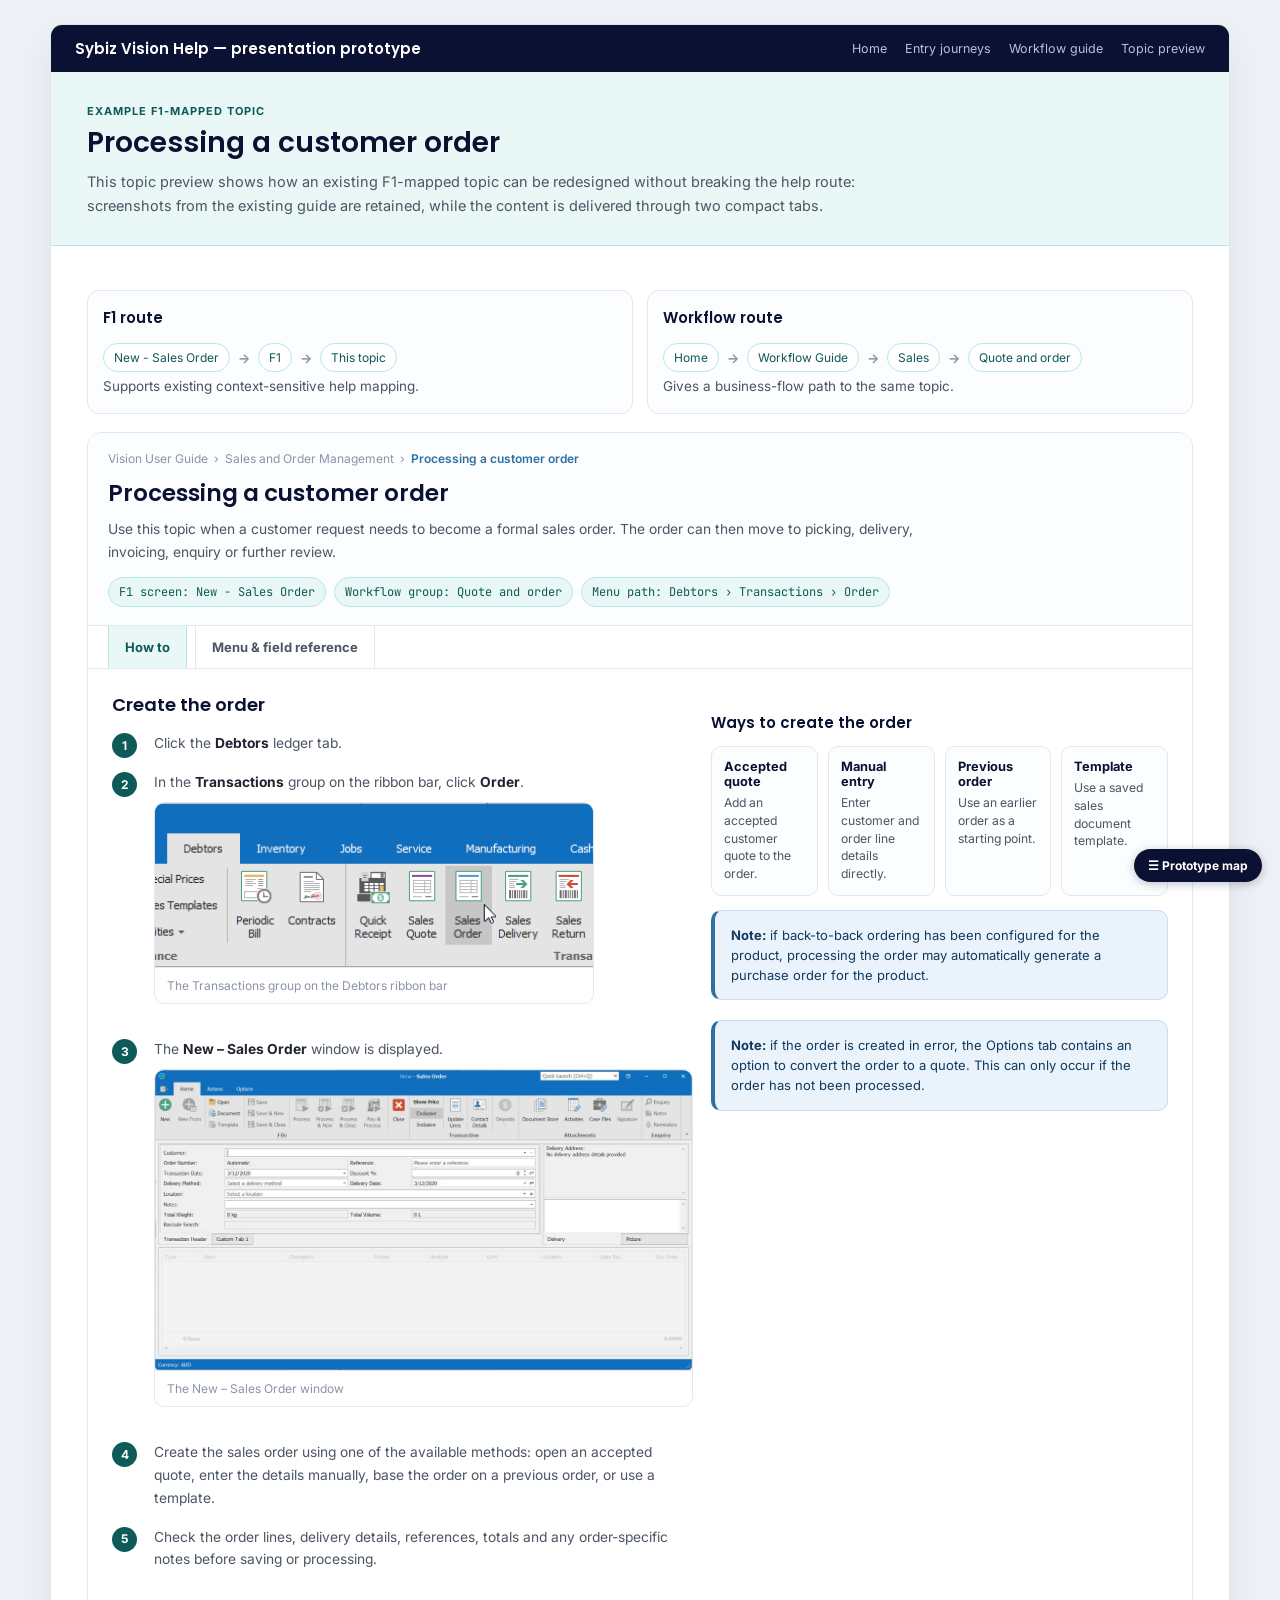
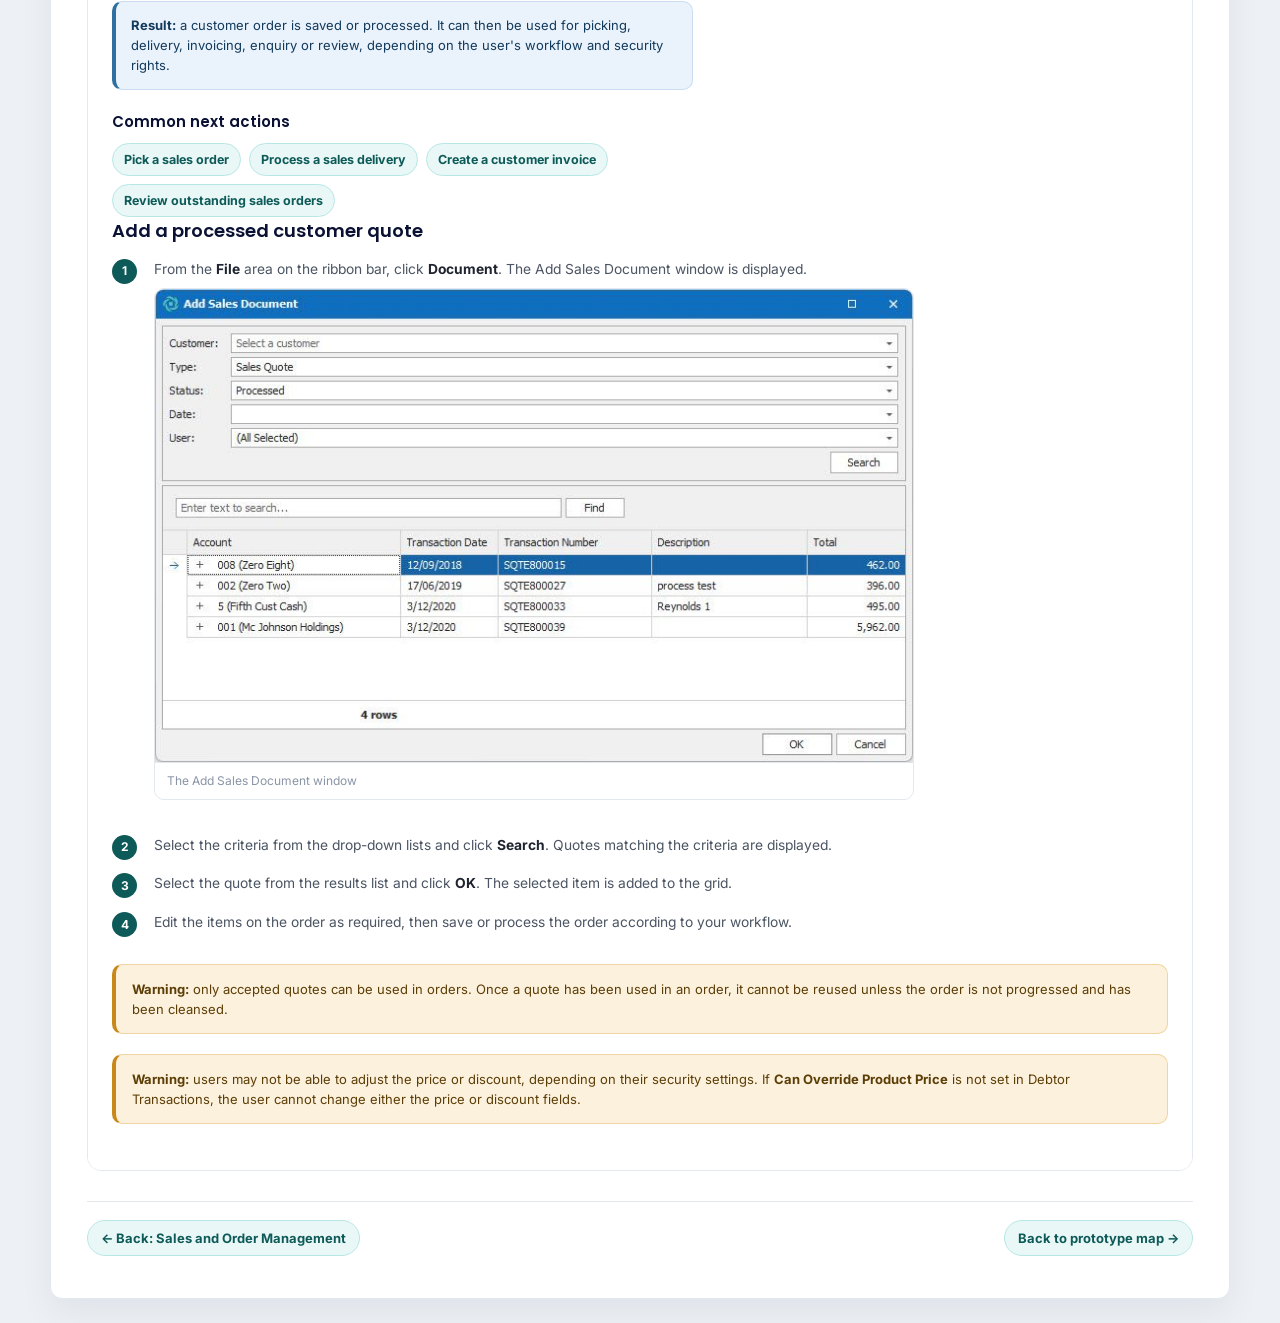
<file: sybiz_topic_preview.html>
<!DOCTYPE html><html lang="en"><head><meta charset="utf-8"><meta name="viewport" content="width=device-width, initial-scale=1"><title>Processing a customer order — Sybiz Vision Help</title><link href="https://fonts.googleapis.com/css2?family=Inter:wght@400;500;600;700&family=Poppins:wght@500;600&family=JetBrains+Mono:wght@400&display=swap" rel="stylesheet"><link rel="stylesheet" href="assets/prototype.css"></head><body><div class="frame"><div class="navbar"><div class="brand">Sybiz Vision Help — presentation prototype</div><div class="links"><a href="sybiz_help_home.html">Home</a><a href="vision_entry_journeys.html">Entry journeys</a><a href="sybiz_user_guide_landing.html">Workflow guide</a><a href="sybiz_topic_preview.html">Topic preview</a></div></div>
<div class="hero"><div class="kicker">Example F1-mapped topic</div><h1>Processing a customer order</h1><p>This topic preview shows how an existing F1-mapped topic can be redesigned without breaking the help route: screenshots from the existing guide are retained, while the content is delivered through two compact tabs.</p></div>
<div class="content">
  <div class="callout-row"><div class="callout"><h3>F1 route</h3><div class="path"><span>New - Sales Order</span><b>→</b><span>F1</span><b>→</b><span>This topic</span></div><p>Supports existing context-sensitive help mapping.</p></div><div class="callout"><h3>Workflow route</h3><div class="path"><span>Home</span><b>→</b><span>Workflow Guide</span><b>→</b><span>Sales</span><b>→</b><span>Quote and order</span></div><p>Gives a business-flow path to the same topic.</p></div></div>
  <div class="topic-shell">
    <div class="topic-shell-head">
      <div class="topic-crumbs">Vision User Guide &nbsp;›&nbsp; Sales and Order Management &nbsp;›&nbsp; <span class="here">Processing a customer order</span></div>
      <div class="topic-title">Processing a customer order</div>
      <p class="topic-lede">Use this topic when a customer request needs to become a formal sales order. The order can then move to picking, delivery, invoicing, enquiry or further review.</p>
      <div class="topic-meta"><span class="menu-chip">F1 screen: New - Sales Order</span><span class="menu-chip">Workflow group: Quote and order</span><span class="menu-chip">Menu path: Debtors › Transactions › Order</span></div>
    </div>
    <div class="tabs"><button class="active" data-tab-button-group="topic" data-tab-target="tab-how" onclick="setTab('topic','tab-how')">How to</button><button data-tab-button-group="topic" data-tab-target="tab-reference" onclick="setTab('topic','tab-reference')">Menu &amp; field reference</button></div>
    <div class="tabbox">
      <div id="tab-how" class="tabpane active topic-pane" data-tab-group="topic">
        <div class="topic-split">
          <div>
            <h2>Create the order</h2>
            <ol class="steps-visual">
              <li>Click the <b>Debtors</b> ledger tab.</li>
              <li>In the <b>Transactions</b> group on the ribbon bar, click <b>Order</b>.
                <figure class="shot narrow"><img src="assets/images/debtors-order-ribbon.png" alt="Transactions group on the Debtors ribbon bar with the Order button"><figcaption>The Transactions group on the Debtors ribbon bar</figcaption></figure>
              </li>
              <li>The <b>New – Sales Order</b> window is displayed.
                <figure class="shot mid"><img src="assets/images/new-sales-order-window.jpg" alt="The New Sales Order window showing the customer, order lines and totals"><figcaption>The New – Sales Order window</figcaption></figure>
              </li>
              <li>Create the sales order using one of the available methods: open an accepted quote, enter the details manually, base the order on a previous order, or use a template.</li>
              <li>Check the order lines, delivery details, references, totals and any order-specific notes before saving or processing.</li>
            </ol>
            <div class="inline-result"><strong>Result:</strong> a customer order is saved or processed. It can then be used for picking, delivery, invoicing, enquiry or review, depending on the user's workflow and security rights.</div>
            <h3>Common next actions</h3>
            <div class="next-links"><a href="#">Pick a sales order</a><a href="#">Process a sales delivery</a><a href="#">Create a customer invoice</a><a href="#">Review outstanding sales orders</a></div>
          </div>
          <div>
            <h3>Ways to create the order</h3>
            <div class="option-grid">
              <div class="option-card"><strong>Accepted quote</strong><span>Add an accepted customer quote to the order.</span></div>
              <div class="option-card"><strong>Manual entry</strong><span>Enter customer and order line details directly.</span></div>
              <div class="option-card"><strong>Previous order</strong><span>Use an earlier order as a starting point.</span></div>
              <div class="option-card"><strong>Template</strong><span>Use a saved sales document template.</span></div>
            </div>
            <div class="note"><strong>Note:</strong> if back-to-back ordering has been configured for the product, processing the order may automatically generate a purchase order for the product.</div>
            <div class="note"><strong>Note:</strong> if the order is created in error, the Options tab contains an option to convert the order to a quote. This can only occur if the order has not been processed.</div>
          </div>
        </div>
        <h2>Add a processed customer quote</h2>
        <ol class="steps-visual">
          <li>From the <b>File</b> area on the ribbon bar, click <b>Document</b>. The Add Sales Document window is displayed.
            <figure class="shot mid"><img src="assets/images/add-sales-document-window.jpg" alt="The Add Sales Document window with search criteria and results list"><figcaption>The Add Sales Document window</figcaption></figure>
          </li>
          <li>Select the criteria from the drop-down lists and click <b>Search</b>. Quotes matching the criteria are displayed.</li>
          <li>Select the quote from the results list and click <b>OK</b>. The selected item is added to the grid.</li>
          <li>Edit the items on the order as required, then save or process the order according to your workflow.</li>
        </ol>
        <div class="warn"><strong>Warning:</strong> only accepted quotes can be used in orders. Once a quote has been used in an order, it cannot be reused unless the order is not progressed and has been cleansed.</div>
        <div class="warn"><strong>Warning:</strong> users may not be able to adjust the price or discount, depending on their security settings. If <b>Can Override Product Price</b> is not set in Debtor Transactions, the user cannot change either the price or discount fields.</div>
      </div>
      <div id="tab-reference" class="tabpane topic-pane" data-tab-group="topic">
        <h2>Menu &amp; field reference</h2>
        <p>This tab keeps the reference-style information available for users who arrive from F1 and need to confirm where the window lives, what controls are used, and which fields may affect the task.</p>
        <div class="ref-grid">
          <div class="ref-card"><h3>Where this lives in Vision</h3><table class="ref-table"><tr><td>Ledger tab</td><td>Debtors</td></tr><tr><td>Ribbon group</td><td>Transactions</td></tr><tr><td>Command</td><td>Order</td></tr><tr><td>Window</td><td>New – Sales Order</td></tr><tr><td>Workflow group</td><td>Sales and Order Management › Quote and order</td></tr></table></div>
          <div class="ref-card"><h3>Ribbon and window commands</h3><table class="ref-table"><tr><td>File › Document</td><td>Add an accepted sales quote or another sales document to the order.</td></tr><tr><td>Options tab</td><td>Contains order-specific options, including converting an unprocessed order back to a quote where allowed.</td></tr><tr><td>Search</td><td>Used in the Add Sales Document window to find matching quotes.</td></tr><tr><td>OK</td><td>Adds the selected sales document to the order grid.</td></tr></table></div>
          <div class="ref-card"><h3>Fields users usually check</h3><table class="ref-table"><tr><td>Customer</td><td>The customer for the order.</td></tr><tr><td>Order lines</td><td>Products or services, quantities, prices and discounts.</td></tr><tr><td>Tax</td><td>Tax applied to the order lines and totals.</td></tr><tr><td>Delivery details</td><td>Delivery method, date and related delivery information.</td></tr><tr><td>References</td><td>Customer or internal references used to identify the order.</td></tr></table></div>
          <div class="ref-card"><h3>Conditions and related topics</h3><table class="ref-table"><tr><td>Accepted quotes</td><td>Only accepted quotes can be added to an order.</td></tr><tr><td>Security rights</td><td>Price and discount changes may be restricted.</td></tr><tr><td>Related topics</td><td>Processing a customer quote · Deposits · Customer order picking and packing · Processing an invoice</td></tr><tr><td>Same topic route</td><td>Can be reached from F1 or from the workflow-based TOC.</td></tr></table></div>
        </div>
      </div>
    </div>
  </div>
  <div class="footer-nav"><a href="sybiz_landing_sales_order.html">← Back: Sales and Order Management</a><a href="index.html">Back to prototype map →</a></div>
</div>
</div><a class="prototype-map" href="index.html">☰ Prototype map</a><script src="assets/prototype.js"></script></body></html>
</file>
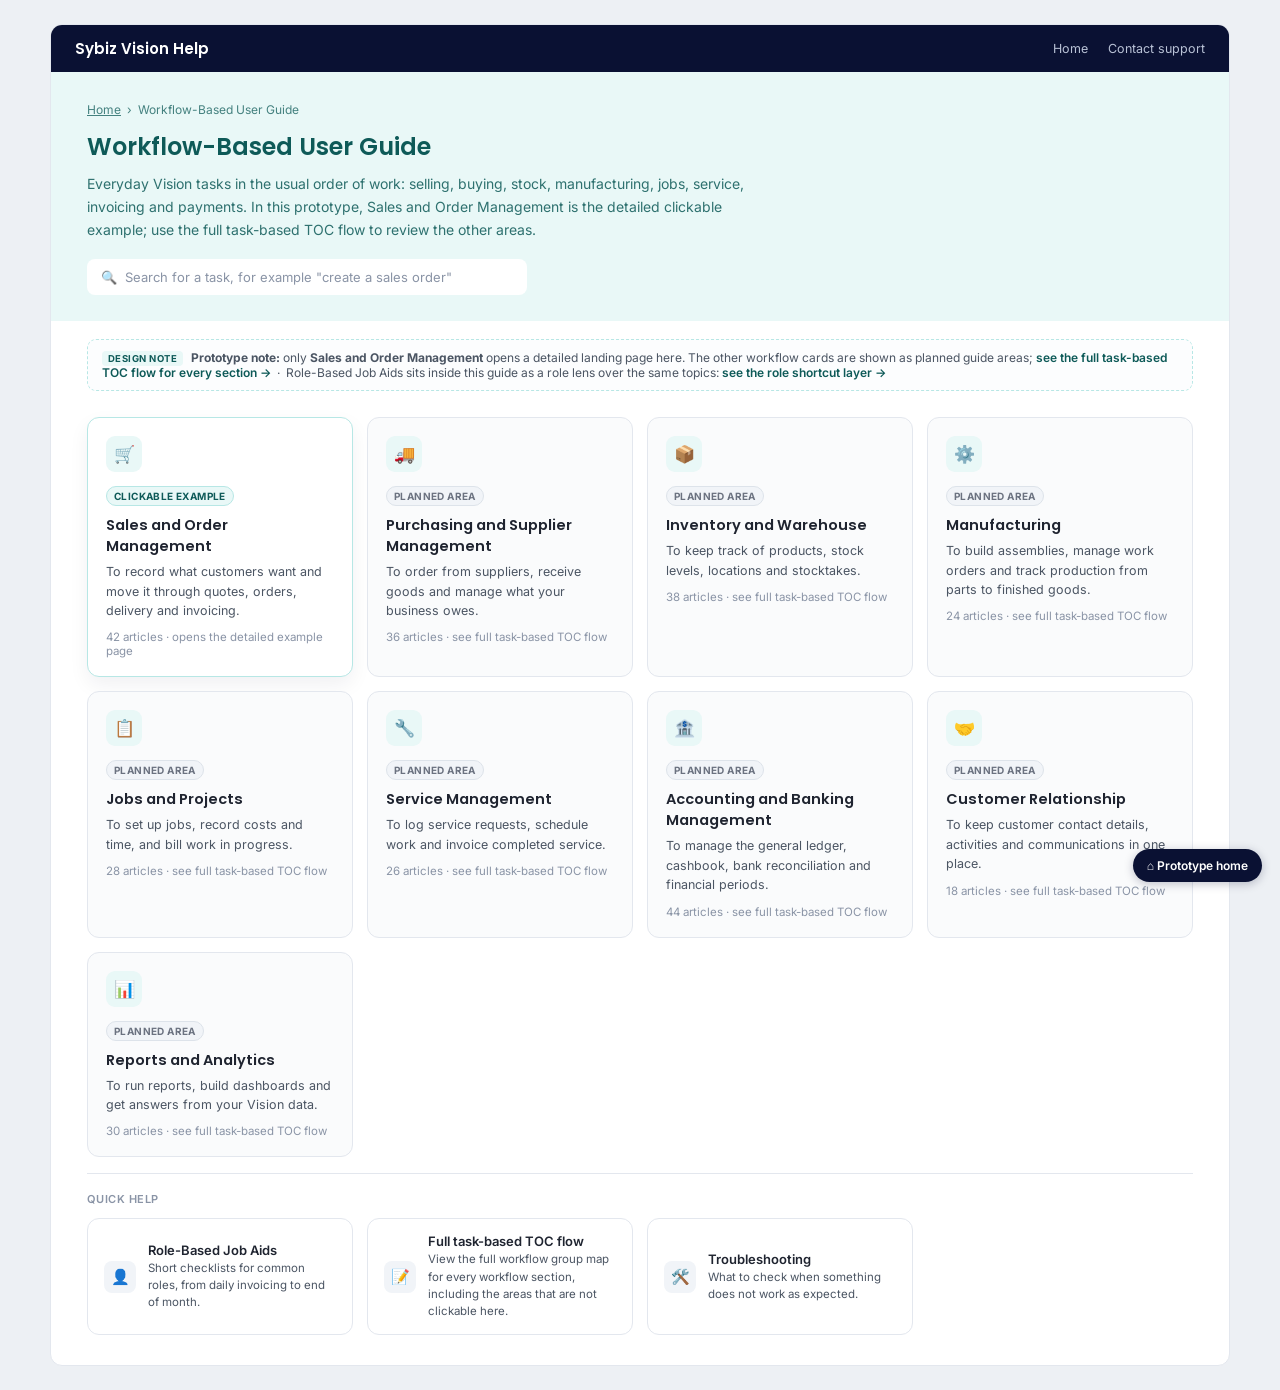
<file: sybiz_user_guide_landing.html>
<!DOCTYPE html>
<html lang="en">
<head>
<meta charset="utf-8">
<meta name="viewport" content="width=device-width, initial-scale=1">
<title>Workflow-Based User Guide — Sybiz Vision Help (preview)</title>
<link href="https://fonts.googleapis.com/css2?family=Inter:wght@400;500;600&family=Poppins:wght@500;600&display=swap" rel="stylesheet">
<style>
:root{
  --navy:#0A1133; --blue-600:#2E71A1;
  --teal-tint:#E9F8F7; --teal-line:#B7E7E5; --teal-dark:#0E5A58;
  --text:#1F2430; --text-2:#4B5563; --text-3:#8A94A6;
  --line:#E3E7EE;
  --font-body:'Inter',sans-serif; --font-head:'Poppins',sans-serif;
}
*{box-sizing:border-box; margin:0; padding:0;}
body{font-family:var(--font-body); color:var(--text); background:#EDF0F4;}

.frame{max-width:1180px; margin:24px auto; background:#fff; border:1px solid var(--line); border-radius:12px; overflow:hidden;}

.navbar{background:var(--navy); display:flex; align-items:center; justify-content:space-between; padding:12px 24px;}
.navbar .brand{color:#fff; font-family:var(--font-head); font-weight:600; font-size:15px;}
.navbar .links{color:#B9C2D6; font-size:12.5px;}
.navbar .links span{margin-left:20px;}

.hero{background:var(--teal-tint); padding:30px 36px 26px;}
.hero .crumbs{font-size:12px; color:var(--teal-dark); opacity:.75; margin-bottom:12px;}
.hero h1{font-family:var(--font-head); font-weight:600; font-size:24px; color:var(--teal-dark); margin-bottom:8px;}
.hero p{font-size:14px; color:var(--teal-dark); opacity:.85; max-width:660px; line-height:1.65; margin-bottom:18px;}
.hero .search{background:#fff; border-radius:8px; padding:10px 14px; max-width:440px; font-size:13px; color:var(--text-3); display:flex; align-items:center; gap:8px;}

.grid{display:grid; grid-template-columns:repeat(auto-fill, minmax(250px,1fr)); gap:14px; padding:26px 36px 10px;}

.card{border:1px solid var(--line); border-radius:12px; padding:18px; transition:border-color .15s; cursor:default; background:#fff;}
.card.example{cursor:pointer; border-color:var(--teal-line); box-shadow:0 8px 20px rgba(10,17,51,.06);}
.card.example:hover{border-color:var(--teal-dark); background:#FBFEFD;}
.card.placeholder{background:#FAFBFC;}
.card.placeholder:hover{border-color:var(--line); background:#FAFBFC;}
.card .proto-state{display:inline-block;font-size:10px;font-weight:700;color:var(--teal-dark);background:var(--teal-tint);border:1px solid var(--teal-line);border-radius:999px;padding:3px 7px;margin-bottom:9px;text-transform:uppercase;letter-spacing:.04em;}
.card.placeholder .proto-state{color:#6B7280;background:#F1F4F8;border-color:#DDE3EA;}
.card .icon{width:36px; height:36px; border-radius:9px; background:var(--teal-tint); display:flex; align-items:center; justify-content:center; margin-bottom:12px; font-size:17px;}
.card h2{font-family:var(--font-head); font-weight:600; font-size:14.5px; margin-bottom:5px; color:var(--text);}
.card p{font-size:12.5px; line-height:1.55; color:var(--text-2);}
.card .count{font-size:11.5px; color:var(--text-3); margin-top:10px;}

.utility{padding:6px 36px 30px;}
.utility .cap{font-size:11px; font-weight:600; color:var(--text-3); text-transform:uppercase; letter-spacing:.04em; border-top:1px solid var(--line); padding:18px 0 12px;}
.utility .row{display:grid; grid-template-columns:repeat(auto-fill, minmax(250px,1fr)); gap:14px;}
.util-card{border:1px solid var(--line); border-radius:12px; padding:14px 16px; display:flex; align-items:center; gap:12px; cursor:pointer;}
.util-card:hover{background:#FAFBFC;}
.util-card .icon{width:32px; height:32px; border-radius:8px; background:#F1F4F8; display:flex; align-items:center; justify-content:center; flex-shrink:0; font-size:15px;}
.util-card h3{font-weight:600; font-size:13px; margin-bottom:2px;}
.util-card p{font-size:11.5px; color:var(--text-2); line-height:1.5;}
.jnote{margin:18px 36px 0;background:#FCFDFE;border:1px dashed var(--teal-line);border-radius:9px;padding:10px 14px;font-size:12px;color:var(--text-2);}.jnote a{color:var(--teal-dark);font-weight:600;text-decoration:none;}.jnote .tag{font-size:9.5px;font-weight:700;color:var(--teal-dark);text-transform:uppercase;letter-spacing:.05em;margin-right:8px;background:var(--teal-tint);border-radius:4px;padding:2px 6px;}</style>
</head>
<body>

<div class="frame">

  <header class="navbar">
    <a href="sybiz_help_home.html" style="text-decoration:none;"><span class="brand">Sybiz Vision Help</span></a>
    <span class="links"><span>Home</span><span>Contact support</span></span>
  </header>

  <section class="hero">
    <div class="crumbs"><a href="sybiz_help_home.html" style="color:inherit;">Home</a> &nbsp;&rsaquo;&nbsp; Workflow-Based User Guide</div>
    <h1>Workflow-Based User Guide</h1>
    <p>Everyday Vision tasks in the usual order of work: selling, buying, stock, manufacturing, jobs, service, invoicing and payments. In this prototype, Sales and Order Management is the detailed clickable example; use the full task-based TOC flow to review the other areas.</p>
    <div class="search">&#128269;&nbsp; Search for a task, for example "create a sales order"</div>
  </section><div class="jnote"><span class="tag">Design note</span><b>Prototype note:</b> only <b>Sales and Order Management</b> opens a detailed landing page here. The other workflow cards are shown as planned guide areas; <a href="vision_journey_boards.html">see the full task-based TOC flow for every section &#8594;</a> &nbsp;&middot;&nbsp; Role-Based Job Aids sits inside this guide as a role lens over the same topics: <a href="sybiz_job_based_aids.html">see the role shortcut layer &#8594;</a></div>

  <div class="grid">

    <div class="card example" onclick="location.href='sybiz_landing_sales_order.html'">
      <div class="icon">&#128722;</div>
      <div class="proto-state">Clickable example</div>
      <h2>Sales and Order Management</h2>
      <p>To record what customers want and move it through quotes, orders, delivery and invoicing.</p>
      <div class="count">42 articles · opens the detailed example page</div>
    </div>

    <div class="card placeholder">
      <div class="icon">&#128666;</div>
      <div class="proto-state">Planned area</div>
      <h2>Purchasing and Supplier Management</h2>
      <p>To order from suppliers, receive goods and manage what your business owes.</p>
      <div class="count">36 articles · see full task-based TOC flow</div>
    </div>

    <div class="card placeholder">
      <div class="icon">&#128230;</div>
      <div class="proto-state">Planned area</div>
      <h2>Inventory and Warehouse</h2>
      <p>To keep track of products, stock levels, locations and stocktakes.</p>
      <div class="count">38 articles · see full task-based TOC flow</div>
    </div>

    <div class="card placeholder">
      <div class="icon">&#9881;&#65039;</div>
      <div class="proto-state">Planned area</div>
      <h2>Manufacturing</h2>
      <p>To build assemblies, manage work orders and track production from parts to finished goods.</p>
      <div class="count">24 articles · see full task-based TOC flow</div>
    </div>

    <div class="card placeholder">
      <div class="icon">&#128203;</div>
      <div class="proto-state">Planned area</div>
      <h2>Jobs and Projects</h2>
      <p>To set up jobs, record costs and time, and bill work in progress.</p>
      <div class="count">28 articles · see full task-based TOC flow</div>
    </div>

    <div class="card placeholder">
      <div class="icon">&#128295;</div>
      <div class="proto-state">Planned area</div>
      <h2>Service Management</h2>
      <p>To log service requests, schedule work and invoice completed service.</p>
      <div class="count">26 articles · see full task-based TOC flow</div>
    </div>

    <div class="card placeholder">
      <div class="icon">&#127974;</div>
      <div class="proto-state">Planned area</div>
      <h2>Accounting and Banking Management</h2>
      <p>To manage the general ledger, cashbook, bank reconciliation and financial periods.</p>
      <div class="count">44 articles · see full task-based TOC flow</div>
    </div>

    <div class="card placeholder">
      <div class="icon">&#129309;</div>
      <div class="proto-state">Planned area</div>
      <h2>Customer Relationship</h2>
      <p>To keep customer contact details, activities and communications in one place.</p>
      <div class="count">18 articles · see full task-based TOC flow</div>
    </div>

    <div class="card placeholder">
      <div class="icon">&#128202;</div>
      <div class="proto-state">Planned area</div>
      <h2>Reports and Analytics</h2>
      <p>To run reports, build dashboards and get answers from your Vision data.</p>
      <div class="count">30 articles · see full task-based TOC flow</div>
    </div>

  </div>

  <div class="utility">
    <div class="cap">Quick help</div>
    <div class="row">
      <div class="util-card" onclick="location.href='sybiz_job_based_aids.html'">
        <div class="icon">&#128100;</div>
        <div>
          <h3>Role-Based Job Aids</h3>
          <p>Short checklists for common roles, from daily invoicing to end of month.</p>
        </div>
      </div>
      <div class="util-card" onclick="location.href='vision_journey_boards.html'">
        <div class="icon">&#128221;</div>
        <div>
          <h3>Full task-based TOC flow</h3>
          <p>View the full workflow group map for every workflow section, including the areas that are not clickable here.</p>
        </div>
      </div>
      <div class="util-card">
        <div class="icon">&#128736;&#65039;</div>
        <div>
          <h3>Troubleshooting</h3>
          <p>What to check when something does not work as expected.</p>
        </div>
      </div>
    </div>
  </div>

</div>

<a href="index.html" style="position:fixed;right:18px;bottom:18px;z-index:99;background:#0A1133;color:#fff;font-family:Inter,sans-serif;font-size:12px;font-weight:600;padding:9px 14px;border-radius:20px;text-decoration:none;box-shadow:0 2px 10px rgba(10,17,51,.25);">&#8962; Prototype home</a>
</body>
</html>
</file>
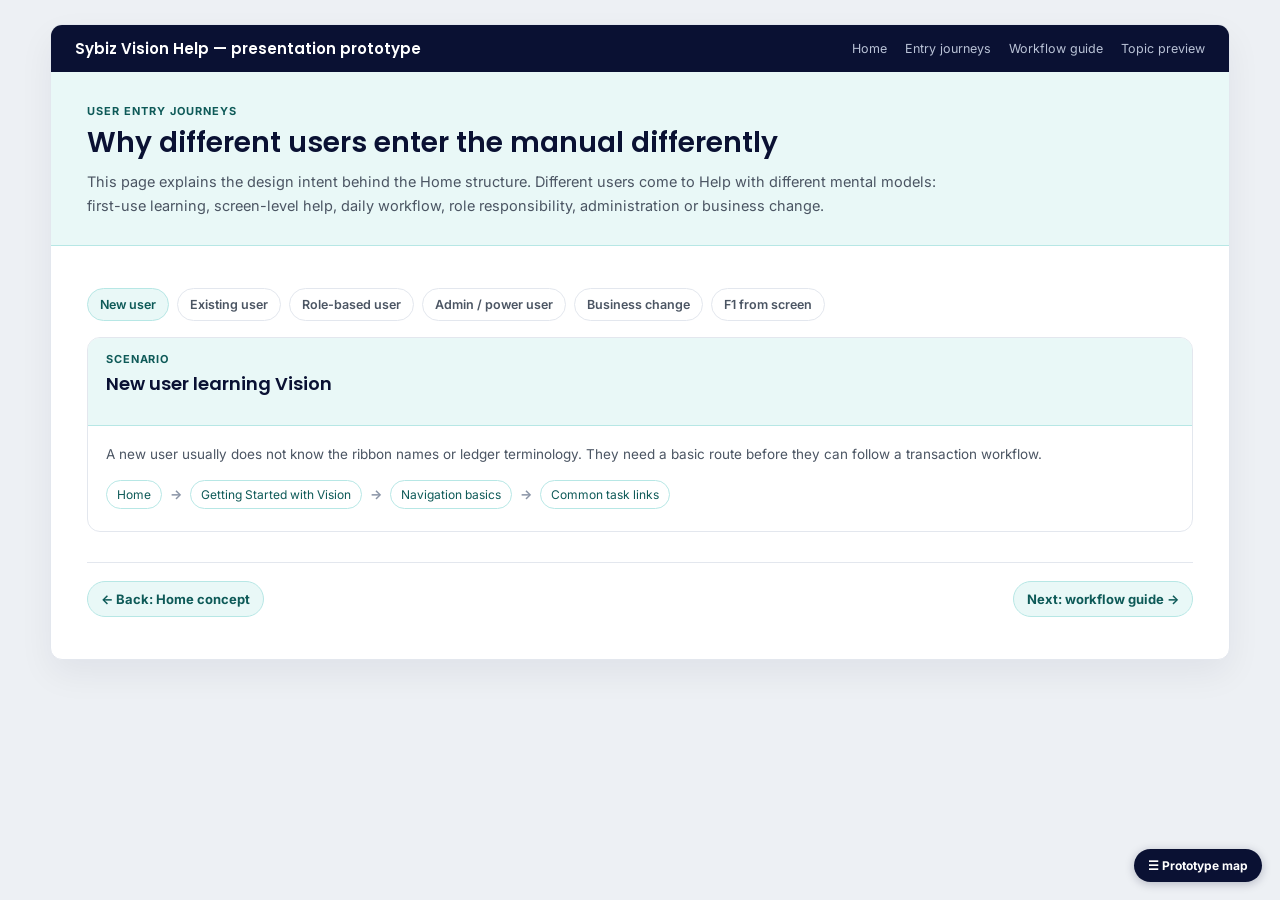
<file: vision_entry_journeys.html>
<!DOCTYPE html><html lang="en"><head><meta charset="utf-8"><meta name="viewport" content="width=device-width, initial-scale=1"><title>Vision Help — entry journeys</title><link href="https://fonts.googleapis.com/css2?family=Inter:wght@400;500;600;700&family=Poppins:wght@500;600&family=JetBrains+Mono:wght@400&display=swap" rel="stylesheet"><link rel="stylesheet" href="assets/prototype.css"></head><body><div class="frame"><div class="navbar"><div class="brand">Sybiz Vision Help — presentation prototype</div><div class="links"><a href="sybiz_help_home.html">Home</a><a href="vision_entry_journeys.html">Entry journeys</a><a href="sybiz_user_guide_landing.html">Workflow guide</a><a href="sybiz_topic_preview.html">Topic preview</a></div></div>
<div class="hero"><div class="kicker">User entry journeys</div><h1>Why different users enter the manual differently</h1><p>This page explains the design intent behind the Home structure. Different users come to Help with different mental models: first-use learning, screen-level help, daily workflow, role responsibility, administration or business change.</p></div>
<div class="content">
  <div class="switcher">
    <button class="active" data-button-group="entry" data-button-target="entry-new" onclick="setPanel('entry','entry-new')">New user</button>
    <button data-button-group="entry" data-button-target="entry-existing" onclick="setPanel('entry','entry-existing')">Existing user</button>
    <button data-button-group="entry" data-button-target="entry-role" onclick="setPanel('entry','entry-role')">Role-based user</button>
    <button data-button-group="entry" data-button-target="entry-admin" onclick="setPanel('entry','entry-admin')">Admin / power user</button>
    <button data-button-group="entry" data-button-target="entry-change" onclick="setPanel('entry','entry-change')">Business change</button>
    <button data-button-group="entry" data-button-target="entry-f1" onclick="setPanel('entry','entry-f1')">F1 from screen</button>
  </div>
  <div id="entry-new" class="panel active" data-panel-group="entry"><div class="panel-head"><div class="eyebrow">Scenario</div><h2>New user learning Vision</h2></div><div class="panel-body"><p>A new user usually does not know the ribbon names or ledger terminology. They need a basic route before they can follow a transaction workflow.</p><div class="path"><span>Home</span><b>→</b><span>Getting Started with Vision</span><b>→</b><span>Navigation basics</span><b>→</b><span>Common task links</span></div></div></div>
  <div id="entry-existing" class="panel" data-panel-group="entry"><div class="panel-head"><div class="eyebrow">Scenario</div><h2>Existing user looking for a known feature</h2></div><div class="panel-body"><p>An experienced user may already know the menu or screen name. They still need a ribbon/menu reference route.</p><div class="path"><span>Home</span><b>→</b><span>Ribbon and Menu Reference</span><b>→</b><span>Debtors ribbon</span><b>→</b><span>Sales Order</span></div></div></div>
  <div id="entry-role" class="panel" data-panel-group="entry"><div class="panel-head"><div class="eyebrow">Scenario</div><h2>User thinking by job role</h2></div><div class="panel-body"><p>Some users think “I am a Sales Admin” or “I work in Dispatch”, not “I need Section 19”. Job-Based Aids act as shortcuts to the right workflow topics.</p><div class="path"><span>Home</span><b>→</b><span>Job-Based Aids</span><b>→</b><span>Sales Admin</span><b>→</b><span>Quote · Order · Invoice topics</span></div></div></div>
  <div id="entry-admin" class="panel" data-panel-group="entry"><div class="panel-head"><div class="eyebrow">Scenario</div><h2>Administrator or implementation user</h2></div><div class="panel-body"><p>Admin users need setup, rights and maintenance information before ordinary users can complete workflows.</p><div class="path"><span>Home</span><b>→</b><span>Setup and Administration</span><b>→</b><span>Users / roles / rights</span><b>→</b><span>Module defaults</span></div></div></div>
  <div id="entry-change" class="panel" data-panel-group="entry"><div class="panel-head"><div class="eyebrow">Scenario</div><h2>Business change or customisation need</h2></div><div class="panel-body"><p>When the business changes a form, report, custom field or process, the user is not doing a normal transaction. This is why Customisation is separated.</p><div class="path"><span>Home</span><b>→</b><span>Customisation and Extensions</span><b>→</b><span>Reports / forms / fields</span><b>→</b><span>Test output</span></div></div></div>
  <div id="entry-f1" class="panel" data-panel-group="entry"><div class="panel-head"><div class="eyebrow">Scenario</div><h2>F1 from a Vision screen</h2></div><div class="panel-body"><p>F1 remains the fastest route when the user is already on a screen. The prototype shows how the same topic can also be reached from workflow navigation.</p><div class="path"><span>Vision screen</span><b>→</b><span>F1</span><b>→</b><span>Existing mapped topic</span><b>→</b><span>Tabbed topic card</span></div></div></div>
  <div class="footer-nav"><a href="sybiz_help_home.html">← Back: Home concept</a><a href="sybiz_user_guide_landing.html">Next: workflow guide →</a></div>
</div>
</div><a class="prototype-map" href="index.html">☰ Prototype map</a><script src="assets/prototype.js"></script></body></html>
</file>
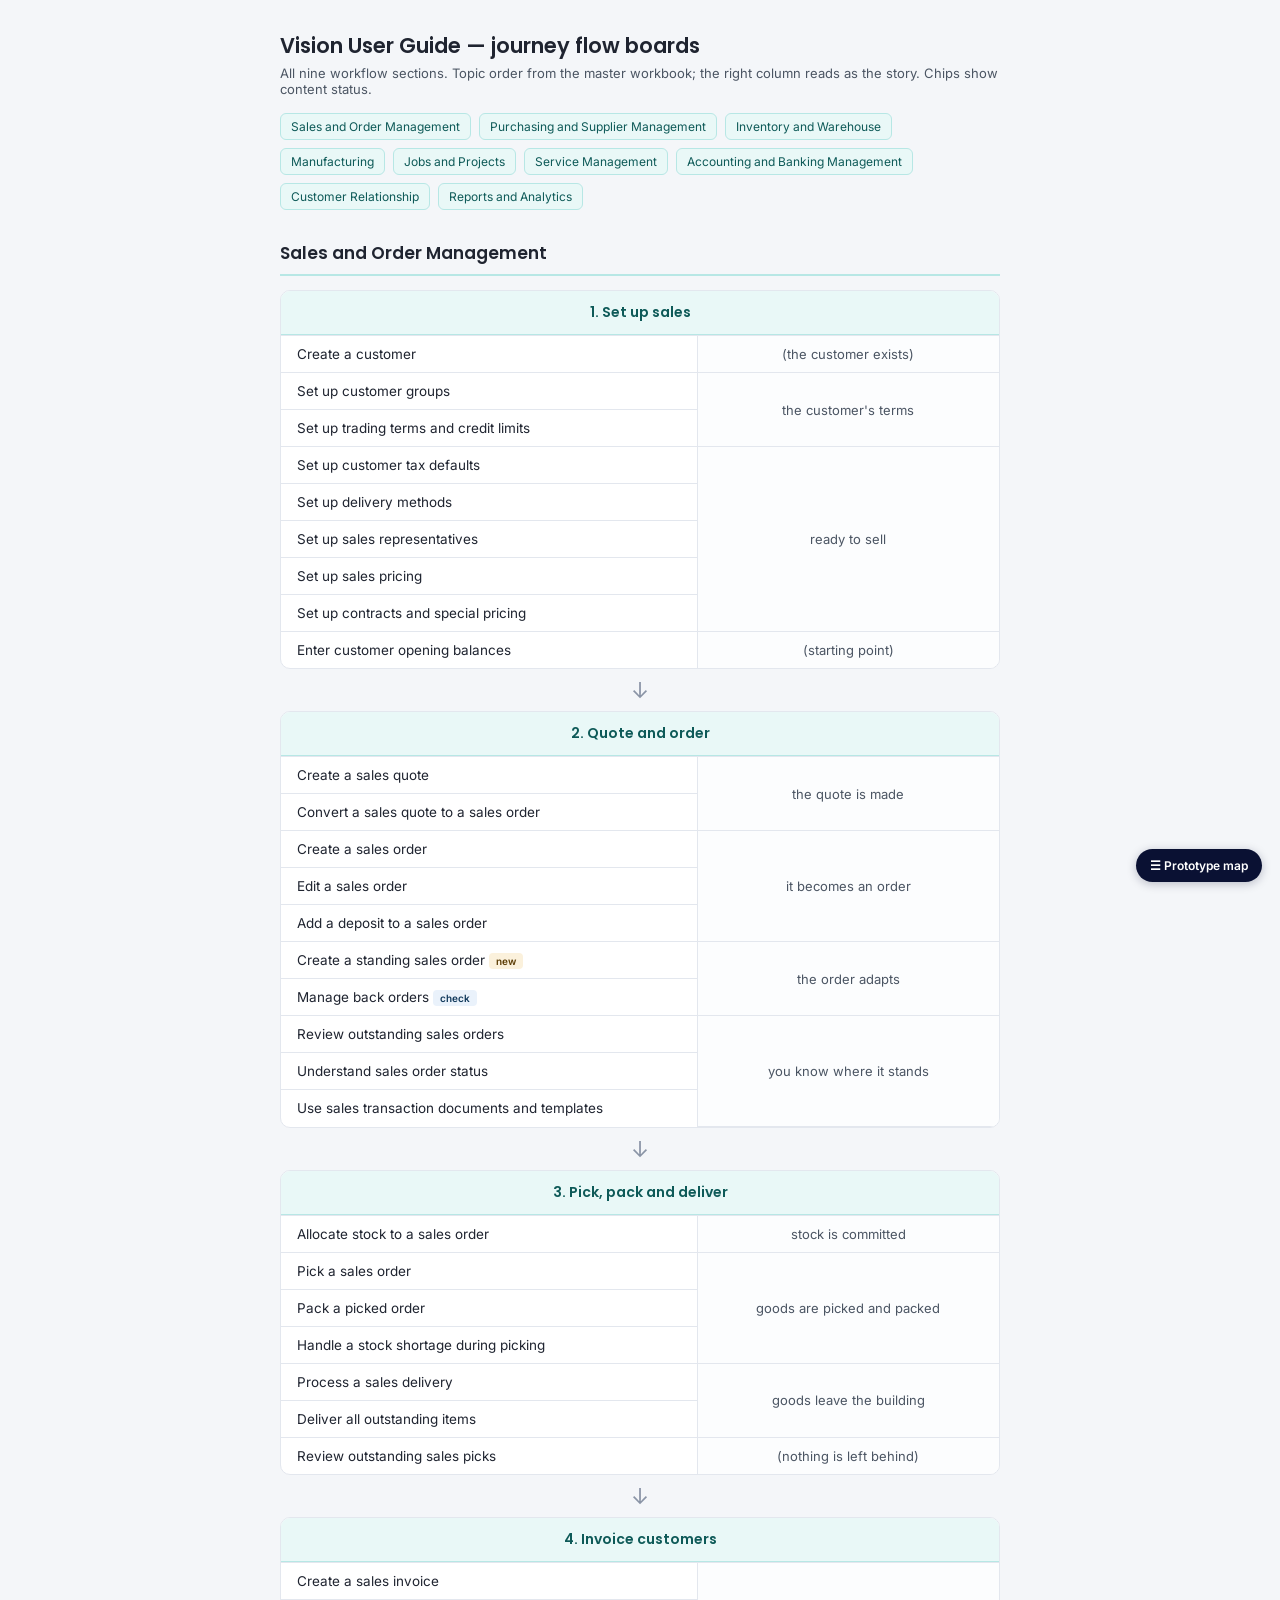
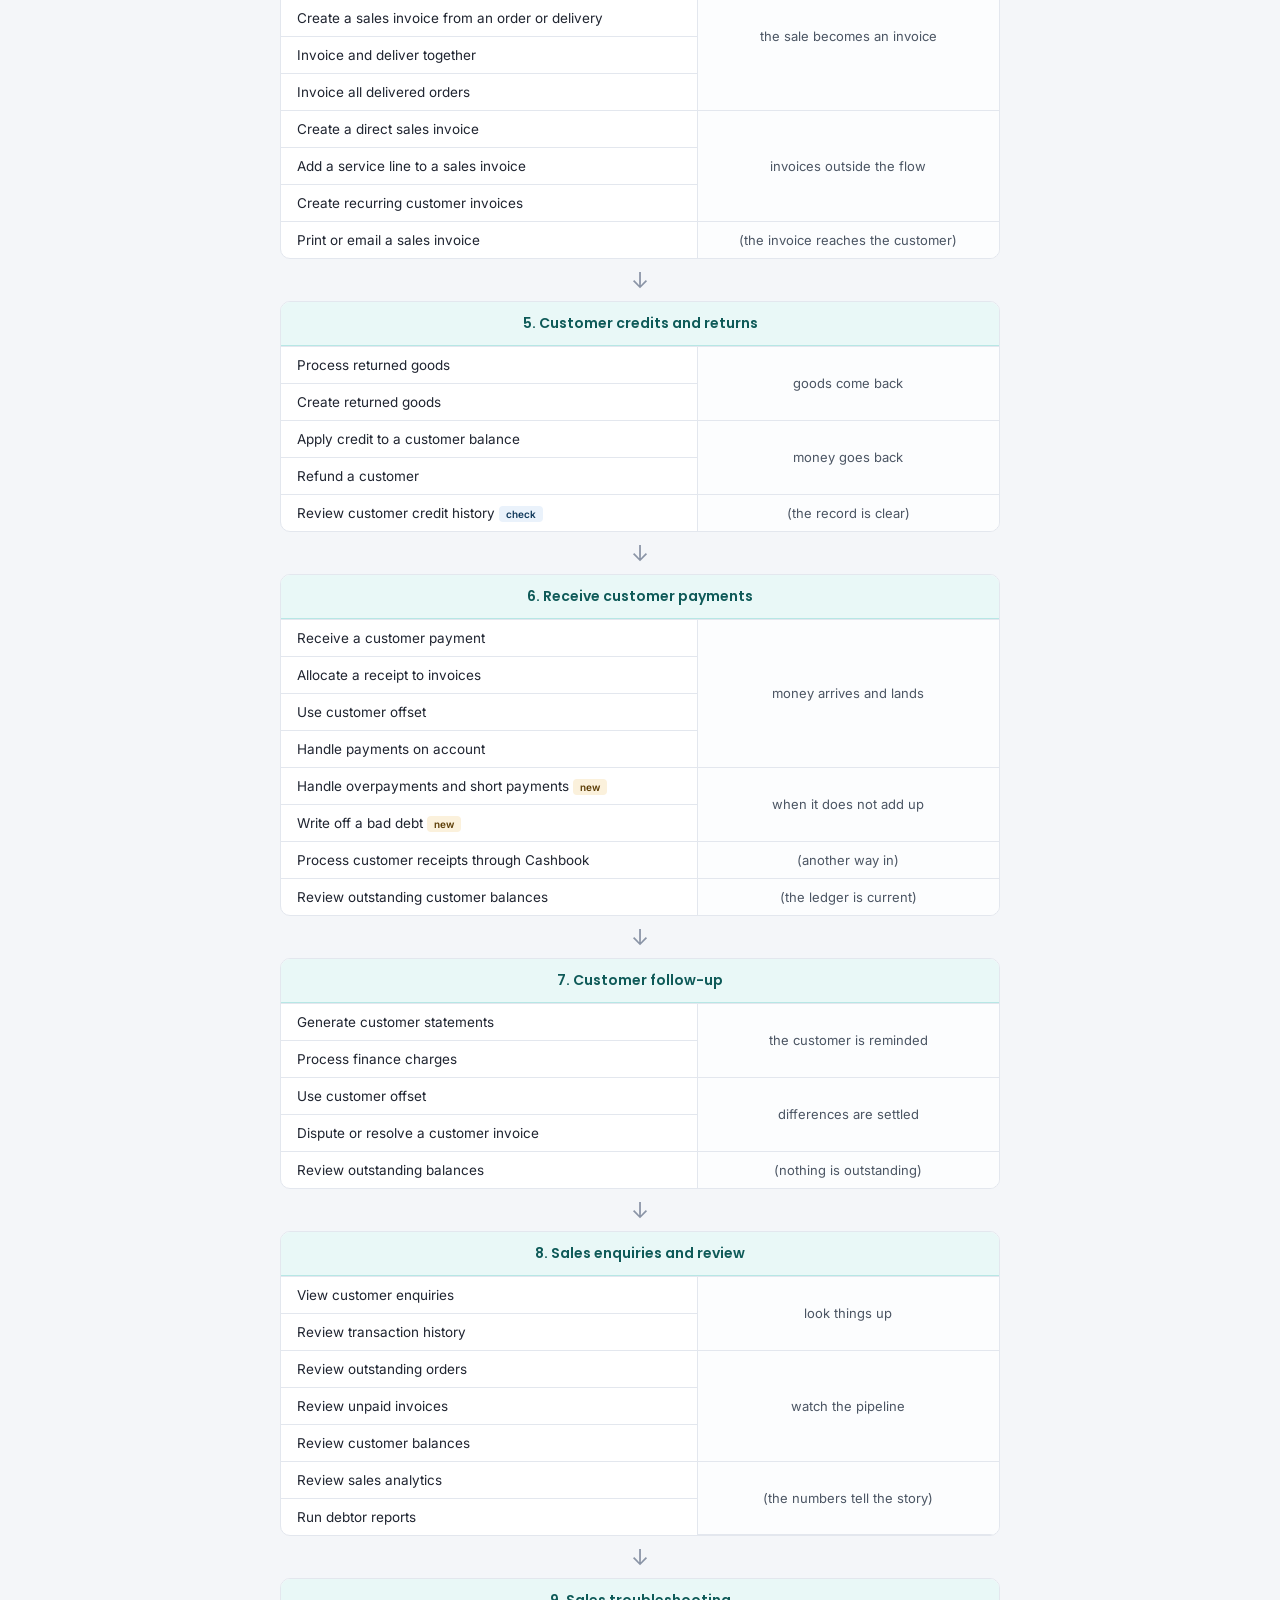
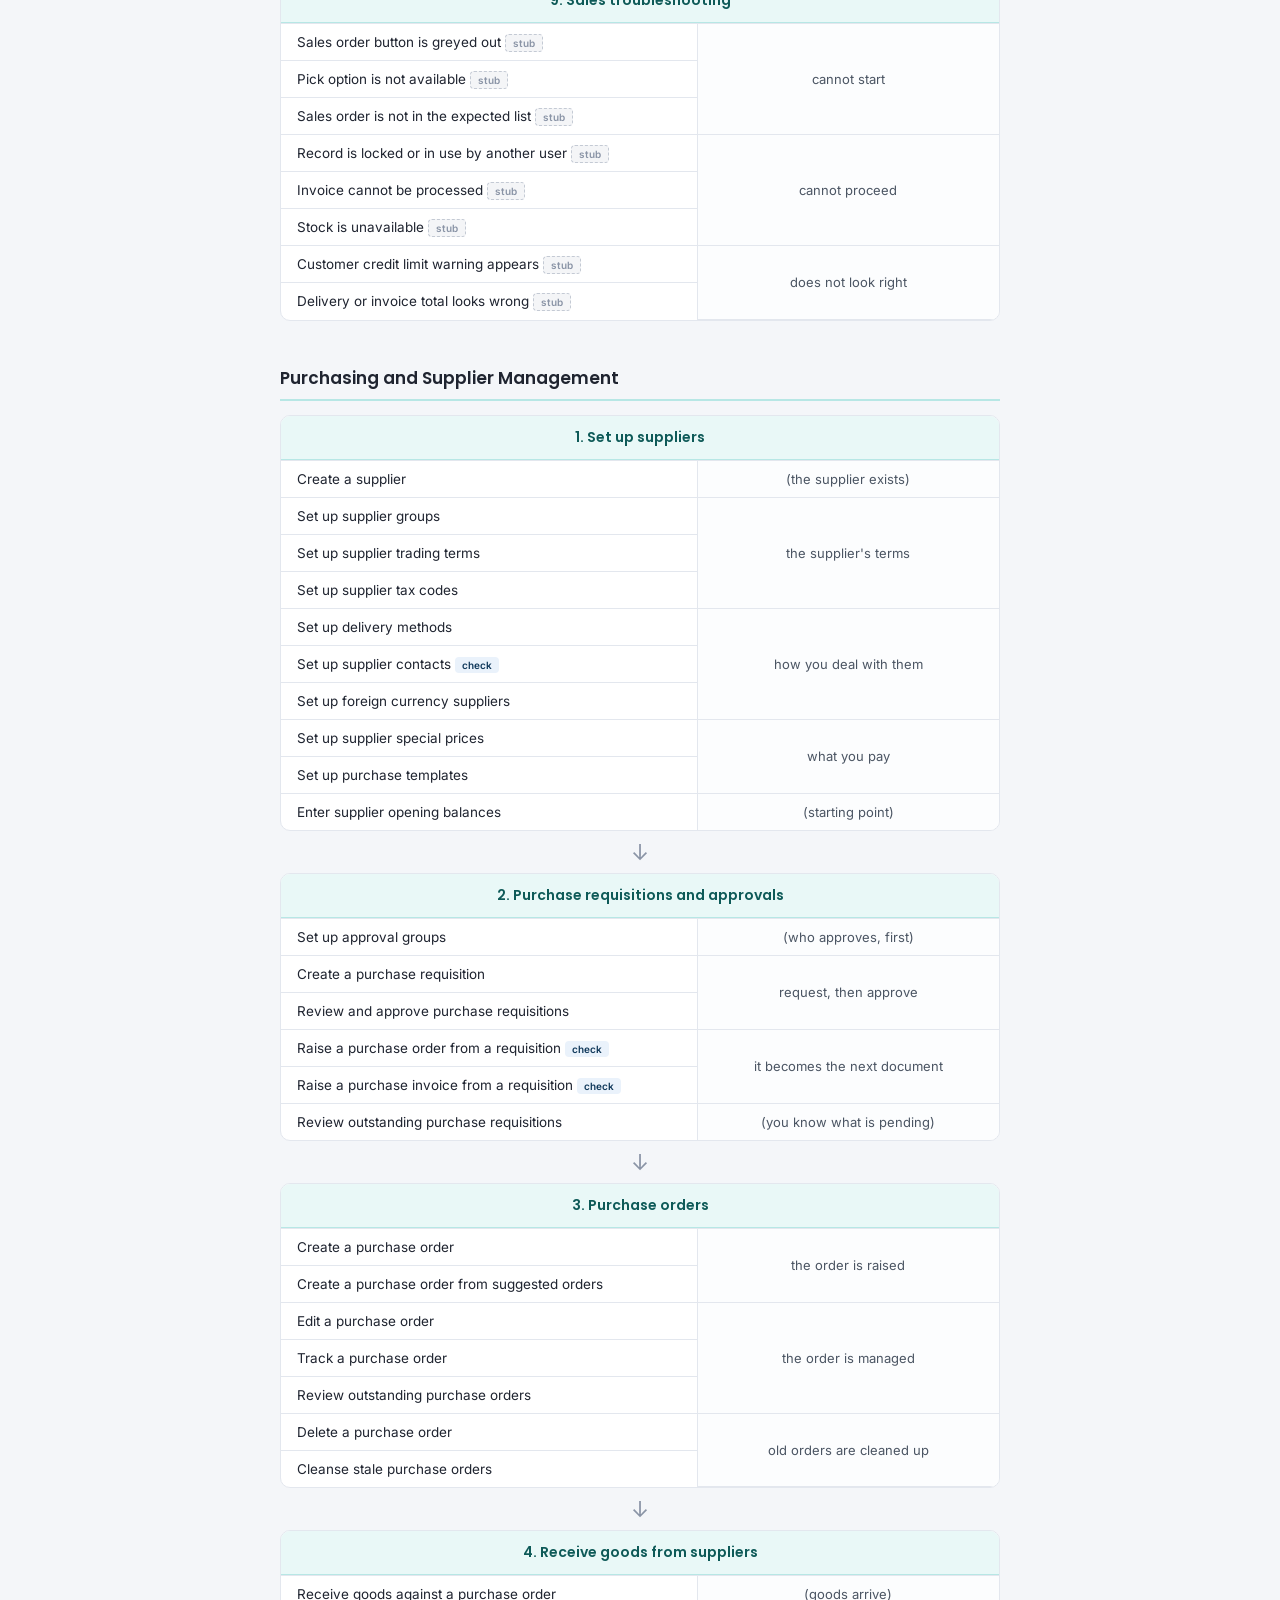
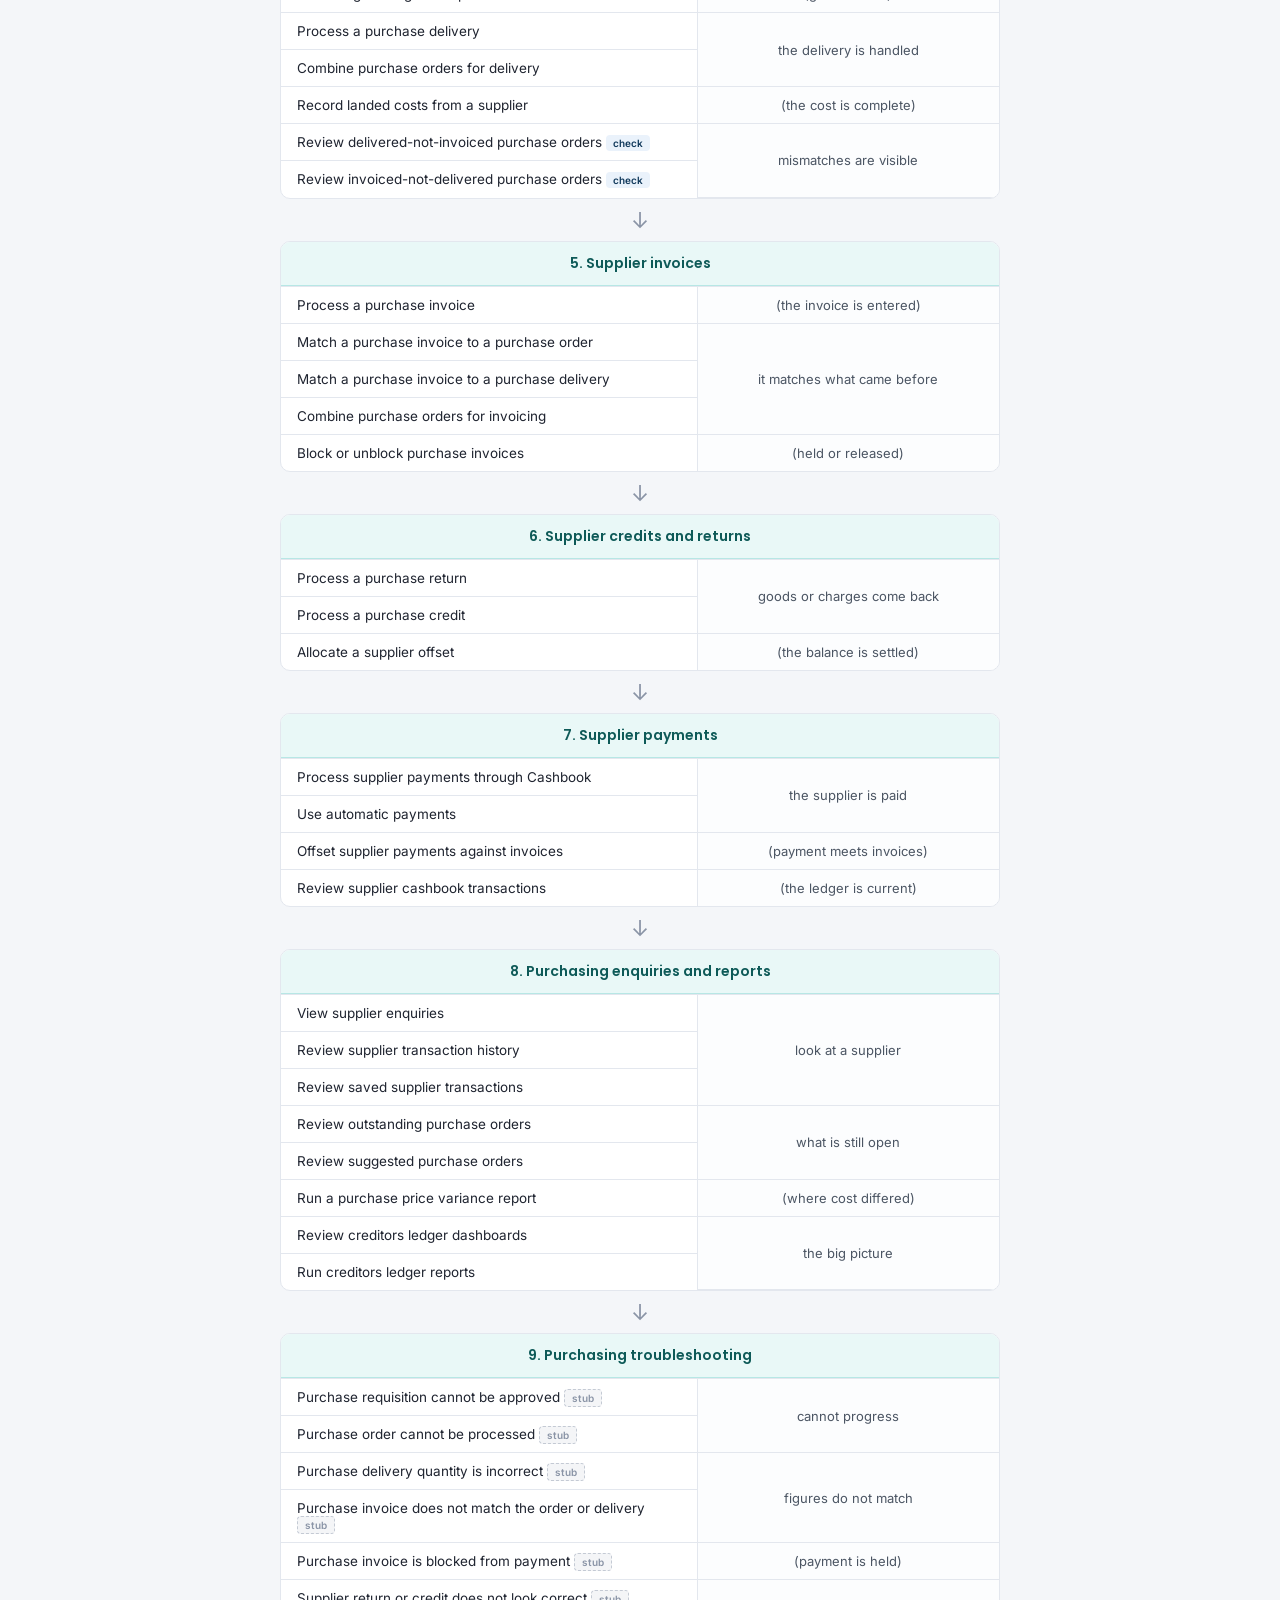
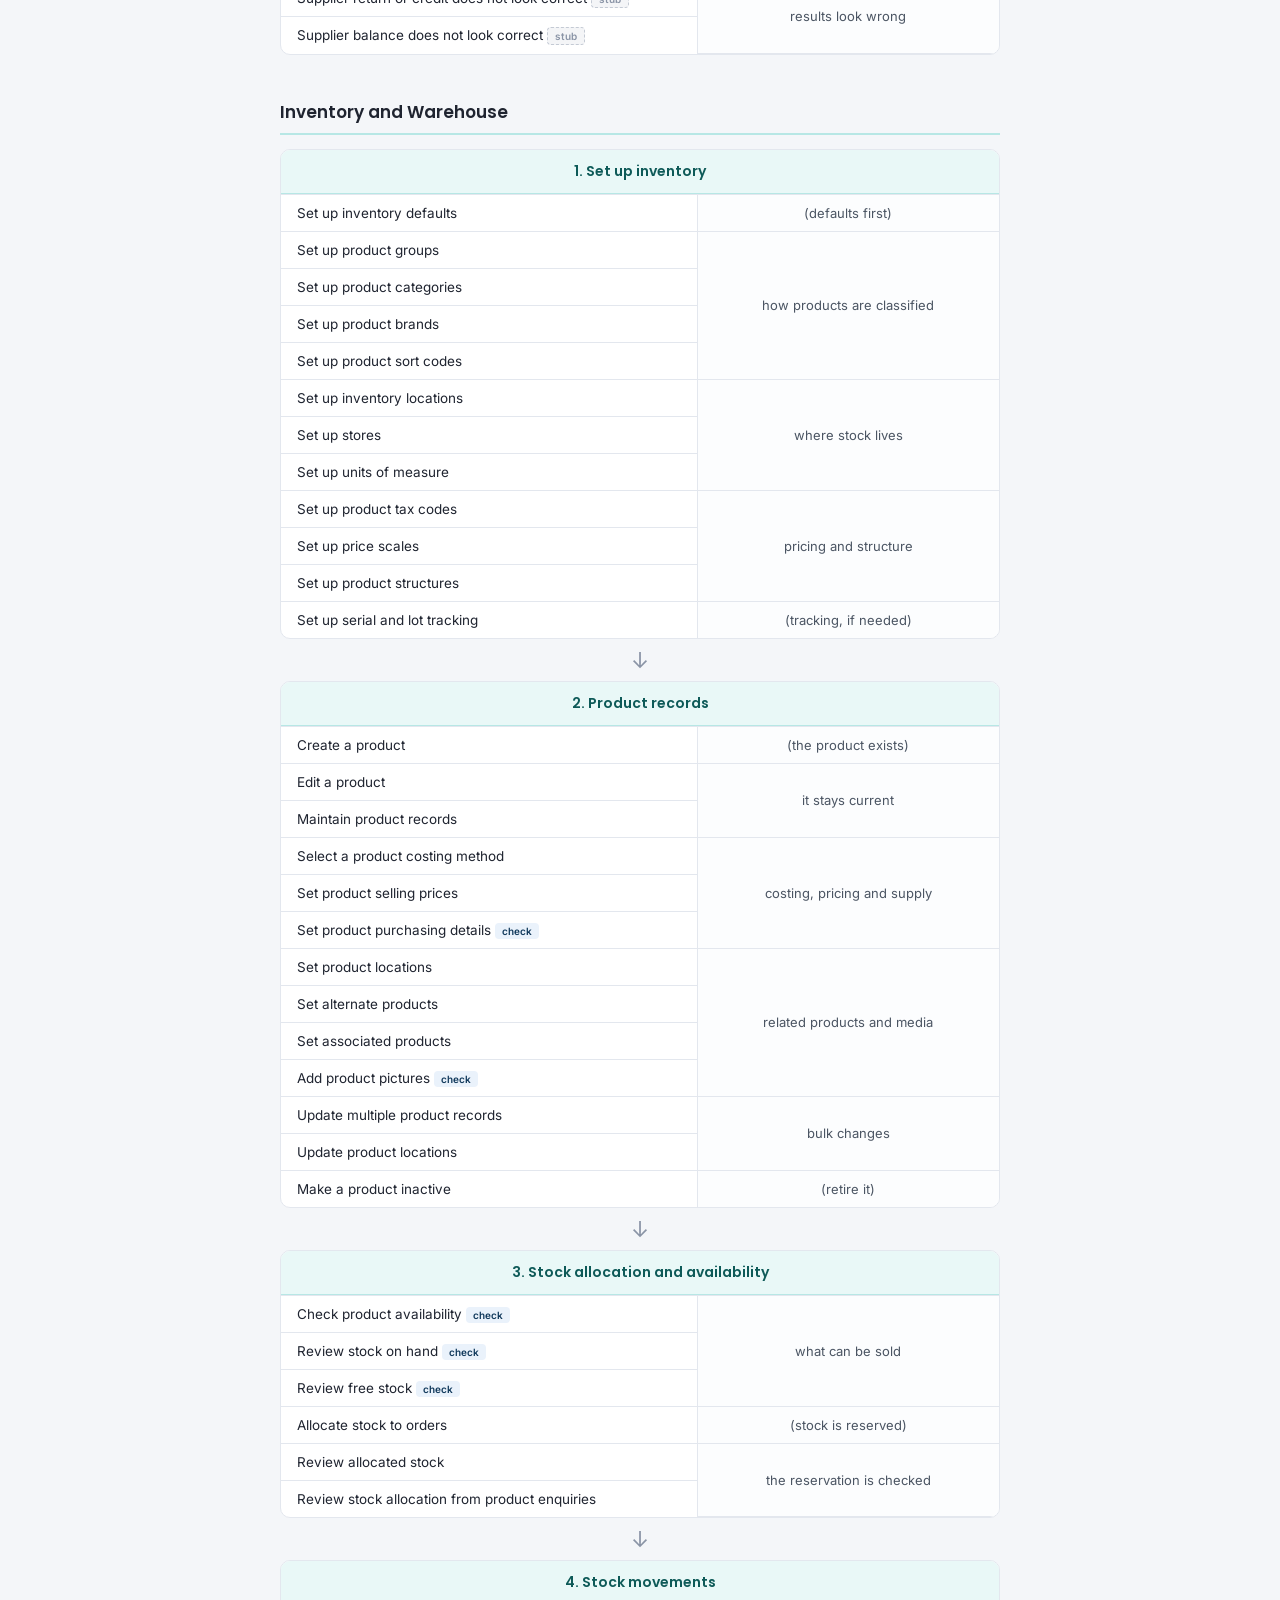
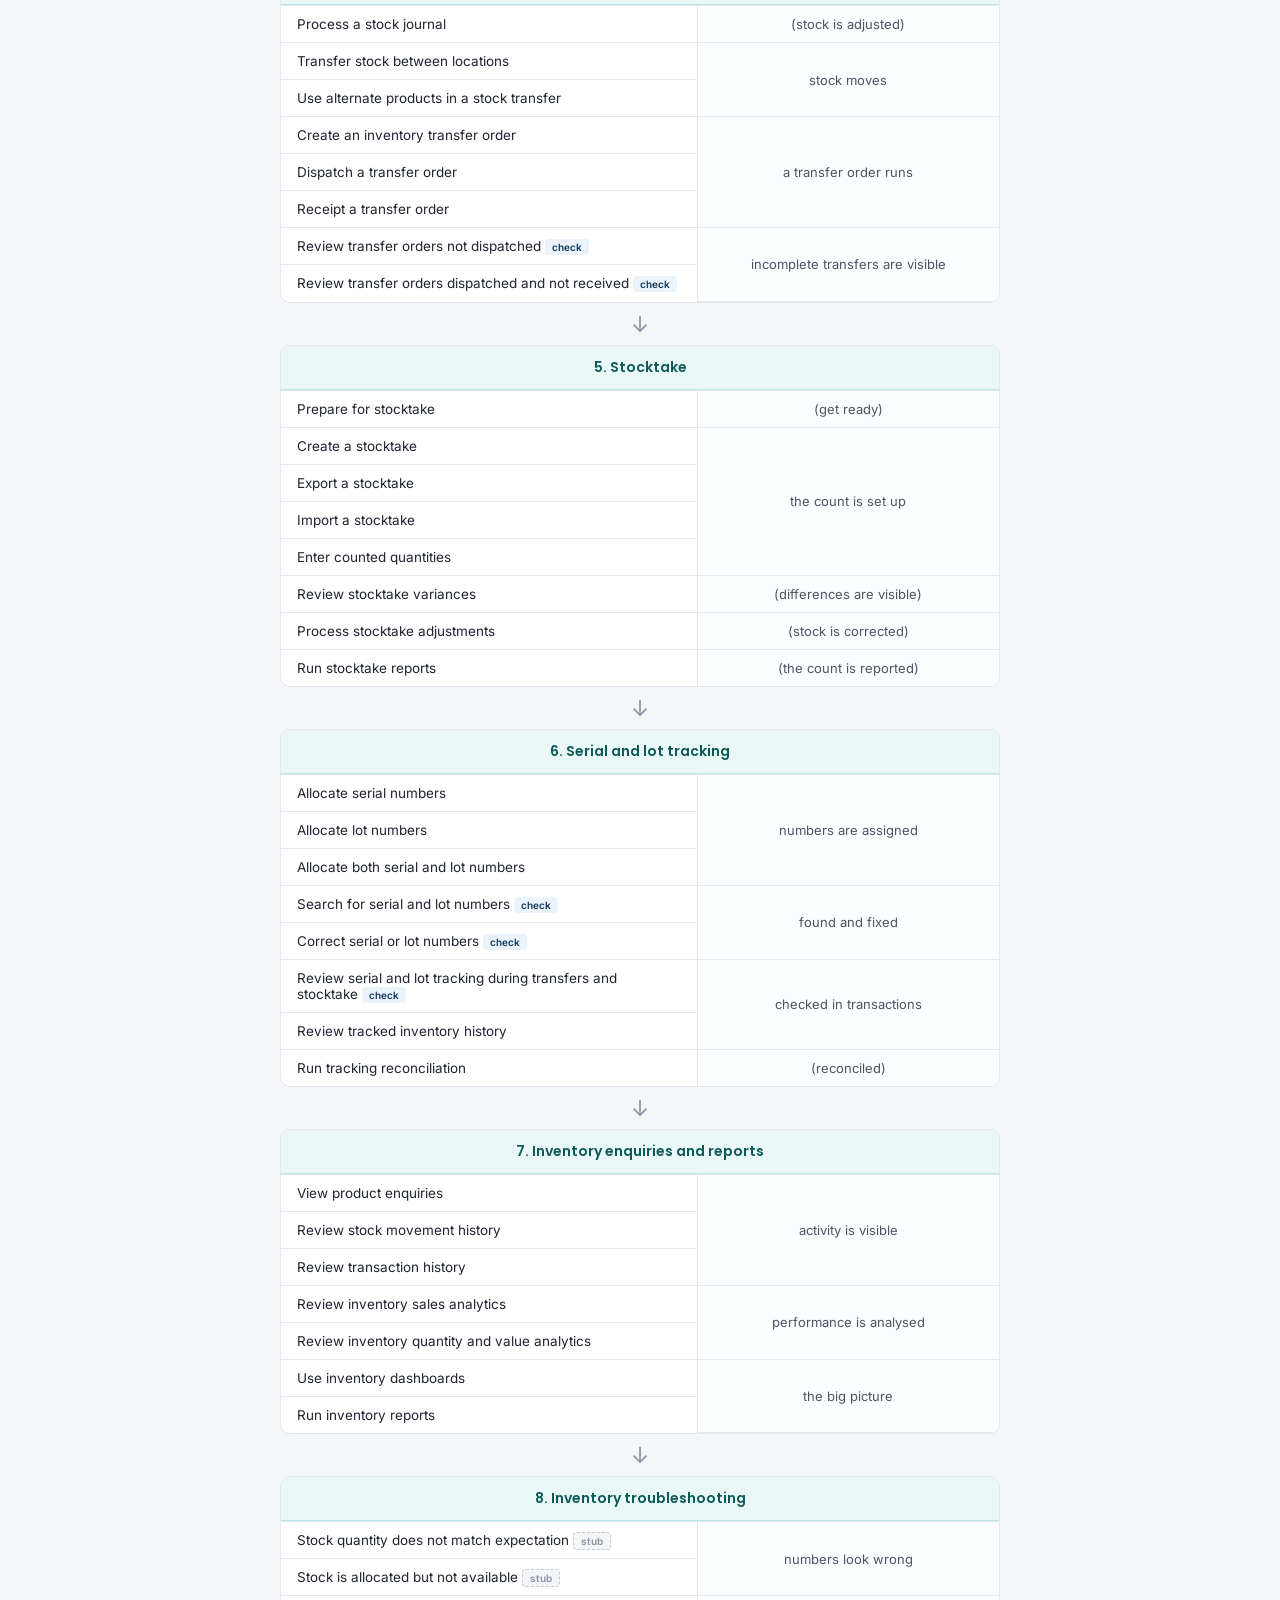
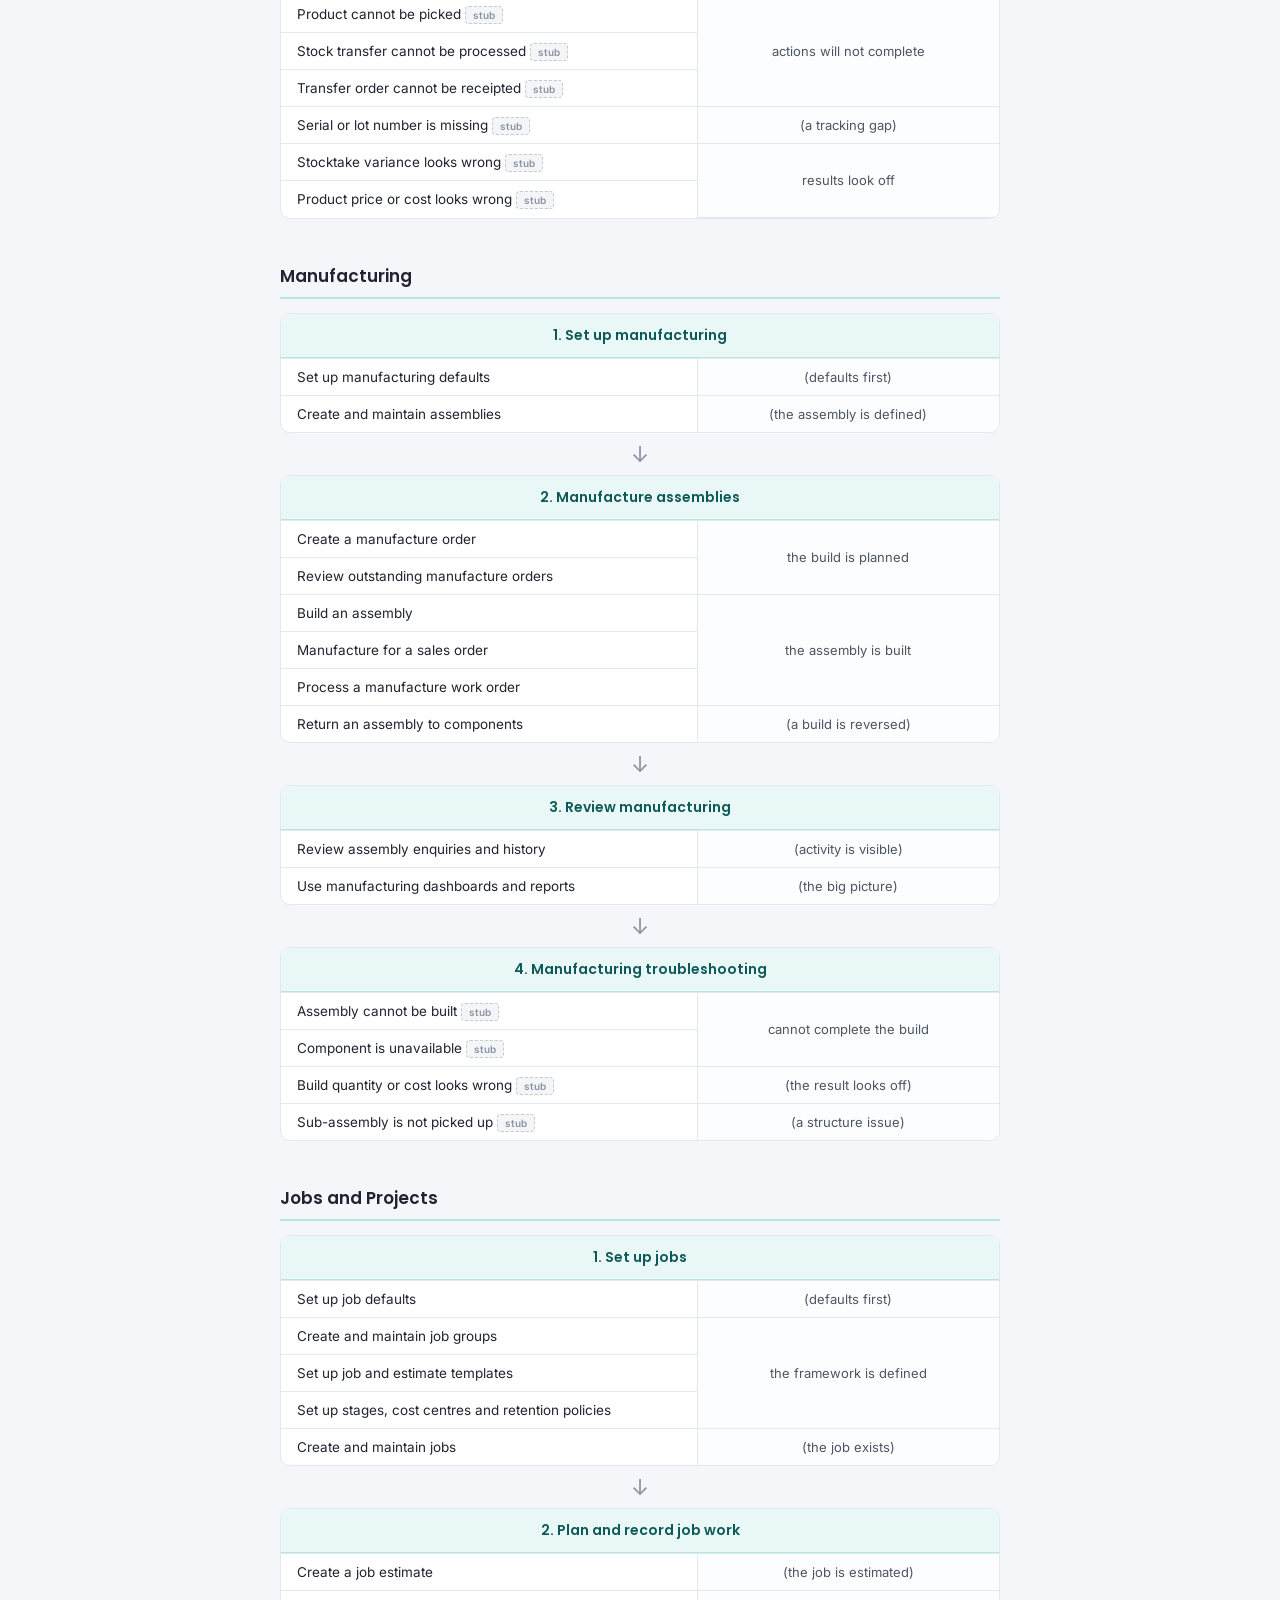
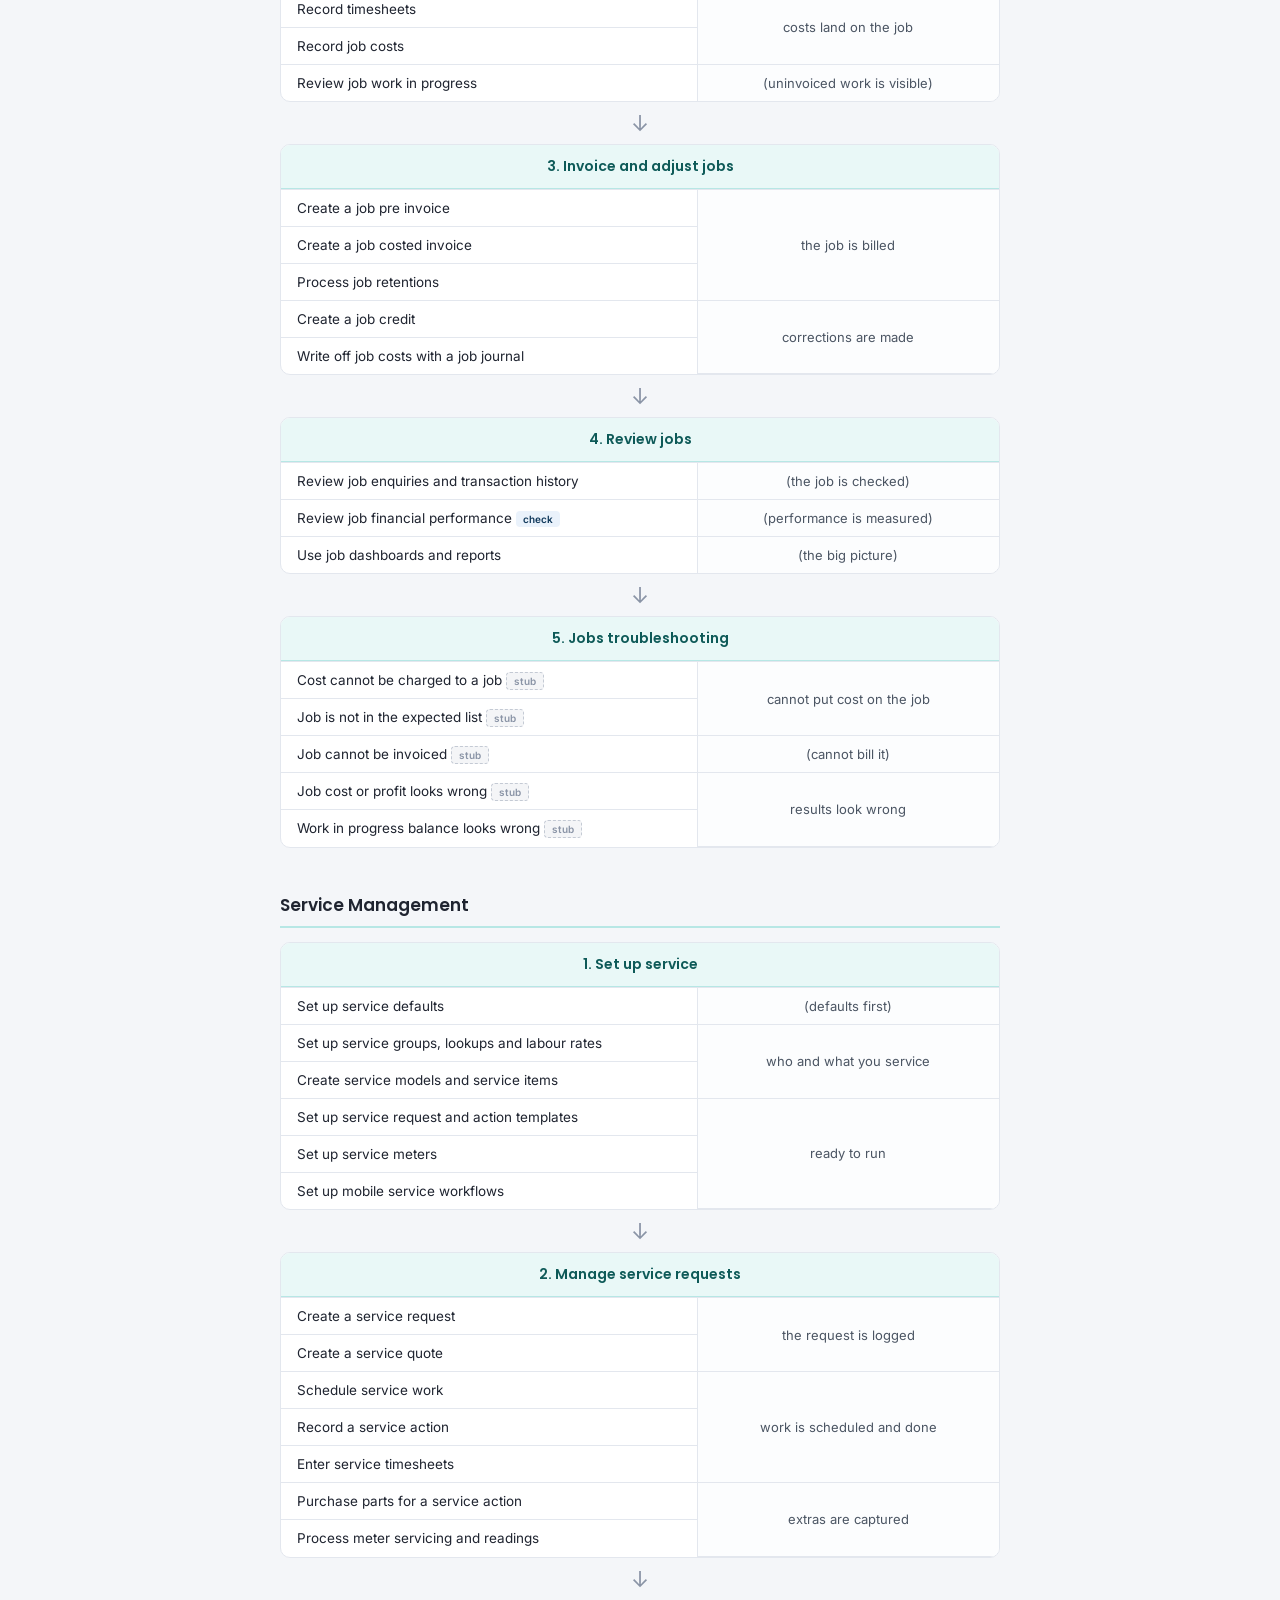
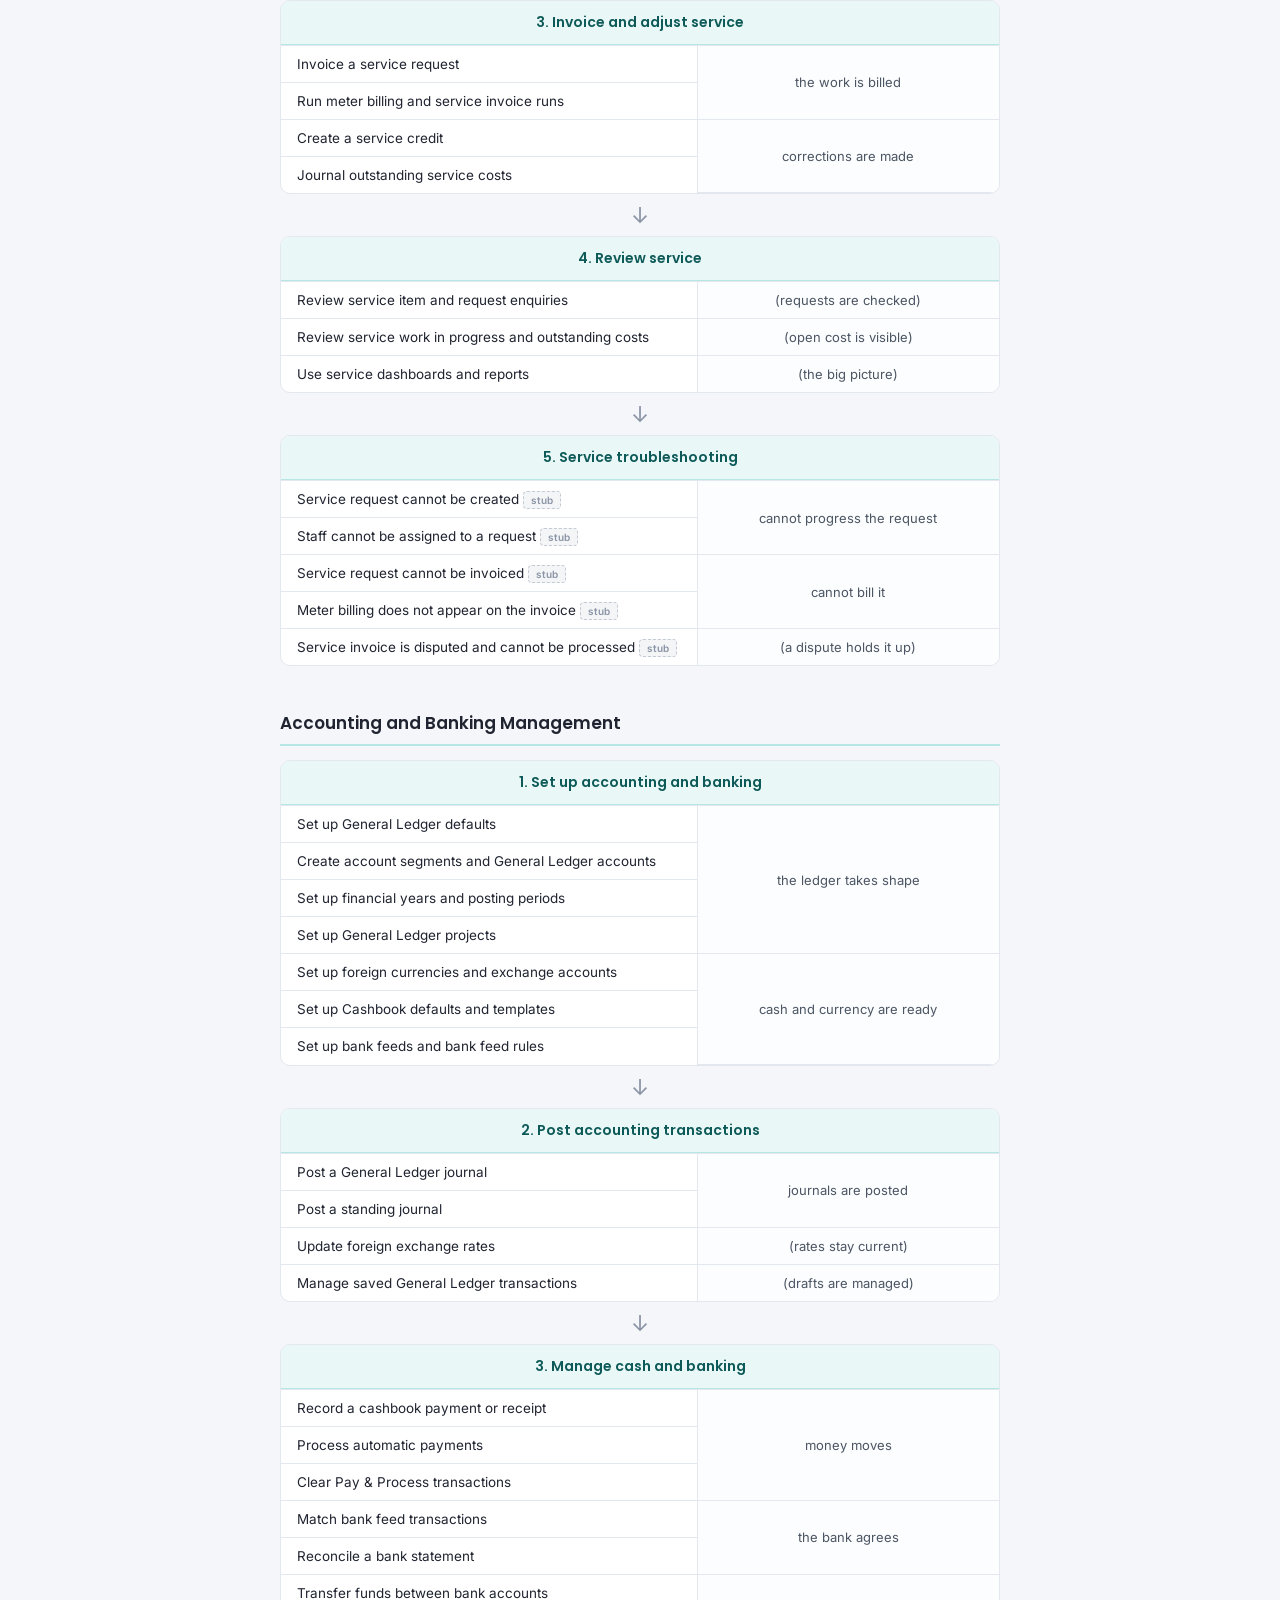
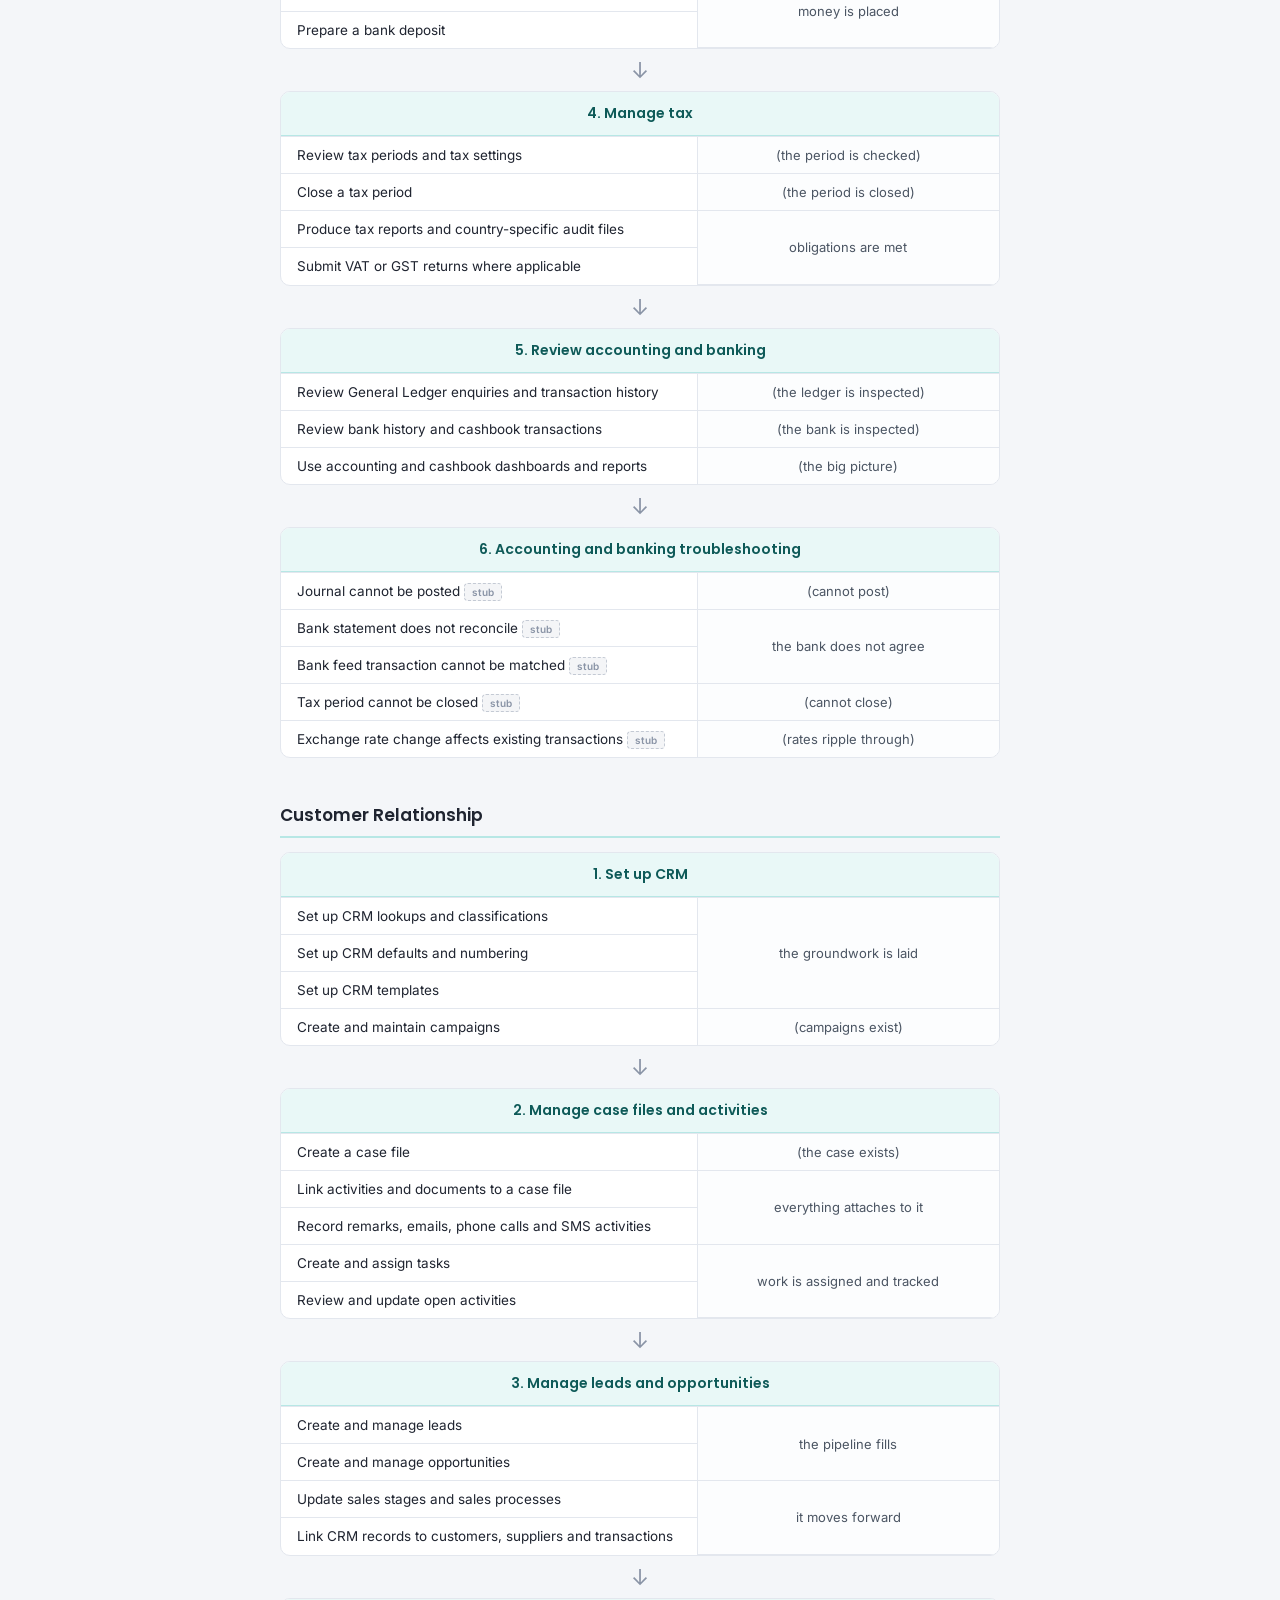
<file: vision_journey_boards.html>
<!DOCTYPE html><html lang="en"><head><meta charset="utf-8">
<meta name="viewport" content="width=device-width, initial-scale=1">
<title>Vision User Guide — journey flow boards</title>
<link href="https://fonts.googleapis.com/css2?family=Inter:wght@400;500;600&family=Poppins:wght@500;600&display=swap" rel="stylesheet">
<style>
:root{--teal-tint:#E9F8F7;--teal-line:#B7E7E5;--teal-dark:#0E5A58;--navy:#0A1133;
--text:#1F2430;--text-2:#4B5563;--text-3:#8A94A6;--line:#E3E7EE;}
*{box-sizing:border-box;margin:0;padding:0;}
body{font-family:'Inter',sans-serif;color:var(--text);background:#F4F6F9;padding:30px 20px 60px;}
.wrap{max-width:720px;margin:0 auto;}
h1{font-family:'Poppins',sans-serif;font-weight:600;font-size:21px;margin-bottom:4px;}
.sub{font-size:13px;color:var(--text-2);margin-bottom:16px;}
nav{display:flex;flex-wrap:wrap;gap:8px;margin-bottom:30px;}
nav a{font-size:12px;color:var(--teal-dark);background:var(--teal-tint);border:1px solid var(--teal-line);border-radius:6px;padding:5px 10px;text-decoration:none;}
section{margin-bottom:44px;}
h2{font-family:'Poppins',sans-serif;font-weight:600;font-size:17px;margin-bottom:14px;padding-bottom:8px;border-bottom:2px solid var(--teal-line);}
.gcard{background:#fff;border:1px solid var(--line);border-radius:10px;overflow:hidden;}
.ghead{background:var(--teal-tint);color:var(--teal-dark);font-family:'Poppins',sans-serif;font-weight:600;font-size:14px;text-align:center;padding:11px 14px;border-bottom:1px solid var(--teal-line);}
table{width:100%;border-collapse:collapse;font-size:13.5px;}
td{padding:10px 16px;border-bottom:1px solid var(--line);vertical-align:middle;}
tr:last-child td{border-bottom:none;}
.tcell{width:58%;border-right:1px solid var(--line);}
.pcell{color:var(--text-2);font-size:13px;text-align:center;background:#FCFDFE;}
tr.span-start td{border-top:1px solid var(--line);}
.chip{font-size:10px;font-weight:600;border-radius:4px;padding:2px 7px;white-space:nowrap;}
.chip.stub{background:#F4F5F7;color:#8A94A6;border:1px dashed #C4CAD4;}
.chip.newc{background:#FBF1DC;color:#5C3D06;}
.chip.check{background:#EAF2FB;color:#123A5C;}
.arrow{text-align:center;font-size:22px;color:var(--text-3);padding:8px 0;}
</style></head><body><div class="wrap">
<h1>Vision User Guide — journey flow boards</h1>
<div class="sub">All nine workflow sections. Topic order from the master workbook; the right column reads as the story. Chips show content status.</div>
<nav><a href="#sales-and-order-management">Sales and Order Management</a><a href="#purchasing-and-supplier-management">Purchasing and Supplier Management</a><a href="#inventory-and-warehouse">Inventory and Warehouse</a><a href="#manufacturing">Manufacturing</a><a href="#jobs-and-projects">Jobs and Projects</a><a href="#service-management">Service Management</a><a href="#accounting-and-banking-management">Accounting and Banking Management</a><a href="#customer-relationship">Customer Relationship</a><a href="#reports-and-analytics">Reports and Analytics</a></nav>
<section id="sales-and-order-management"><h2>Sales and Order Management</h2><div class="gcard"><div class="ghead">1. Set up sales</div><table><tr class="span-start"><td class="tcell">Create a customer</td><td class="pcell" rowspan="1">(the customer exists)</td></tr><tr class="span-start"><td class="tcell">Set up customer groups</td><td class="pcell" rowspan="2">the customer&#x27;s terms</td></tr><tr><td class="tcell">Set up trading terms and credit limits</td></tr><tr class="span-start"><td class="tcell">Set up customer tax defaults</td><td class="pcell" rowspan="5">ready to sell</td></tr><tr><td class="tcell">Set up delivery methods</td></tr><tr><td class="tcell">Set up sales representatives</td></tr><tr><td class="tcell">Set up sales pricing</td></tr><tr><td class="tcell">Set up contracts and special pricing</td></tr><tr class="span-start"><td class="tcell">Enter customer opening balances</td><td class="pcell" rowspan="1">(starting point)</td></tr></table></div><div class="arrow">&#8595;</div><div class="gcard"><div class="ghead">2. Quote and order</div><table><tr class="span-start"><td class="tcell">Create a sales quote</td><td class="pcell" rowspan="2">the quote is made</td></tr><tr><td class="tcell">Convert a sales quote to a sales order</td></tr><tr class="span-start"><td class="tcell">Create a sales order</td><td class="pcell" rowspan="3">it becomes an order</td></tr><tr><td class="tcell">Edit a sales order</td></tr><tr><td class="tcell">Add a deposit to a sales order</td></tr><tr class="span-start"><td class="tcell">Create a standing sales order <span class="chip newc">new</span></td><td class="pcell" rowspan="2">the order adapts</td></tr><tr><td class="tcell">Manage back orders <span class="chip check">check</span></td></tr><tr class="span-start"><td class="tcell">Review outstanding sales orders</td><td class="pcell" rowspan="3">you know where it stands</td></tr><tr><td class="tcell">Understand sales order status</td></tr><tr><td class="tcell">Use sales transaction documents and templates</td></tr></table></div><div class="arrow">&#8595;</div><div class="gcard"><div class="ghead">3. Pick, pack and deliver</div><table><tr class="span-start"><td class="tcell">Allocate stock to a sales order</td><td class="pcell" rowspan="1">stock is committed</td></tr><tr class="span-start"><td class="tcell">Pick a sales order</td><td class="pcell" rowspan="3">goods are picked and packed</td></tr><tr><td class="tcell">Pack a picked order</td></tr><tr><td class="tcell">Handle a stock shortage during picking</td></tr><tr class="span-start"><td class="tcell">Process a sales delivery</td><td class="pcell" rowspan="2">goods leave the building</td></tr><tr><td class="tcell">Deliver all outstanding items</td></tr><tr class="span-start"><td class="tcell">Review outstanding sales picks</td><td class="pcell" rowspan="1">(nothing is left behind)</td></tr></table></div><div class="arrow">&#8595;</div><div class="gcard"><div class="ghead">4. Invoice customers</div><table><tr class="span-start"><td class="tcell">Create a sales invoice</td><td class="pcell" rowspan="4">the sale becomes an invoice</td></tr><tr><td class="tcell">Create a sales invoice from an order or delivery</td></tr><tr><td class="tcell">Invoice and deliver together</td></tr><tr><td class="tcell">Invoice all delivered orders</td></tr><tr class="span-start"><td class="tcell">Create a direct sales invoice</td><td class="pcell" rowspan="3">invoices outside the flow</td></tr><tr><td class="tcell">Add a service line to a sales invoice</td></tr><tr><td class="tcell">Create recurring customer invoices</td></tr><tr class="span-start"><td class="tcell">Print or email a sales invoice</td><td class="pcell" rowspan="1">(the invoice reaches the customer)</td></tr></table></div><div class="arrow">&#8595;</div><div class="gcard"><div class="ghead">5. Customer credits and returns</div><table><tr class="span-start"><td class="tcell">Process returned goods</td><td class="pcell" rowspan="2">goods come back</td></tr><tr><td class="tcell">Create returned goods</td></tr><tr class="span-start"><td class="tcell">Apply credit to a customer balance</td><td class="pcell" rowspan="2">money goes back</td></tr><tr><td class="tcell">Refund a customer</td></tr><tr class="span-start"><td class="tcell">Review customer credit history <span class="chip check">check</span></td><td class="pcell" rowspan="1">(the record is clear)</td></tr></table></div><div class="arrow">&#8595;</div><div class="gcard"><div class="ghead">6. Receive customer payments</div><table><tr class="span-start"><td class="tcell">Receive a customer payment</td><td class="pcell" rowspan="4">money arrives and lands</td></tr><tr><td class="tcell">Allocate a receipt to invoices</td></tr><tr><td class="tcell">Use customer offset</td></tr><tr><td class="tcell">Handle payments on account</td></tr><tr class="span-start"><td class="tcell">Handle overpayments and short payments <span class="chip newc">new</span></td><td class="pcell" rowspan="2">when it does not add up</td></tr><tr><td class="tcell">Write off a bad debt <span class="chip newc">new</span></td></tr><tr class="span-start"><td class="tcell">Process customer receipts through Cashbook</td><td class="pcell" rowspan="1">(another way in)</td></tr><tr class="span-start"><td class="tcell">Review outstanding customer balances</td><td class="pcell" rowspan="1">(the ledger is current)</td></tr></table></div><div class="arrow">&#8595;</div><div class="gcard"><div class="ghead">7. Customer follow-up</div><table><tr class="span-start"><td class="tcell">Generate customer statements</td><td class="pcell" rowspan="2">the customer is reminded</td></tr><tr><td class="tcell">Process finance charges</td></tr><tr class="span-start"><td class="tcell">Use customer offset</td><td class="pcell" rowspan="2">differences are settled</td></tr><tr><td class="tcell">Dispute or resolve a customer invoice</td></tr><tr class="span-start"><td class="tcell">Review outstanding balances</td><td class="pcell" rowspan="1">(nothing is outstanding)</td></tr></table></div><div class="arrow">&#8595;</div><div class="gcard"><div class="ghead">8. Sales enquiries and review</div><table><tr class="span-start"><td class="tcell">View customer enquiries</td><td class="pcell" rowspan="2">look things up</td></tr><tr><td class="tcell">Review transaction history</td></tr><tr class="span-start"><td class="tcell">Review outstanding orders</td><td class="pcell" rowspan="3">watch the pipeline</td></tr><tr><td class="tcell">Review unpaid invoices</td></tr><tr><td class="tcell">Review customer balances</td></tr><tr class="span-start"><td class="tcell">Review sales analytics</td><td class="pcell" rowspan="2">(the numbers tell the story)</td></tr><tr><td class="tcell">Run debtor reports</td></tr></table></div><div class="arrow">&#8595;</div><div class="gcard"><div class="ghead">9. Sales troubleshooting</div><table><tr class="span-start"><td class="tcell">Sales order button is greyed out <span class="chip stub">stub</span></td><td class="pcell" rowspan="3">cannot start</td></tr><tr><td class="tcell">Pick option is not available <span class="chip stub">stub</span></td></tr><tr><td class="tcell">Sales order is not in the expected list <span class="chip stub">stub</span></td></tr><tr class="span-start"><td class="tcell">Record is locked or in use by another user <span class="chip stub">stub</span></td><td class="pcell" rowspan="3">cannot proceed</td></tr><tr><td class="tcell">Invoice cannot be processed <span class="chip stub">stub</span></td></tr><tr><td class="tcell">Stock is unavailable <span class="chip stub">stub</span></td></tr><tr class="span-start"><td class="tcell">Customer credit limit warning appears <span class="chip stub">stub</span></td><td class="pcell" rowspan="2">does not look right</td></tr><tr><td class="tcell">Delivery or invoice total looks wrong <span class="chip stub">stub</span></td></tr></table></div></section><section id="purchasing-and-supplier-management"><h2>Purchasing and Supplier Management</h2><div class="gcard"><div class="ghead">1. Set up suppliers</div><table><tr class="span-start"><td class="tcell">Create a supplier</td><td class="pcell" rowspan="1">(the supplier exists)</td></tr><tr class="span-start"><td class="tcell">Set up supplier groups</td><td class="pcell" rowspan="3">the supplier&#x27;s terms</td></tr><tr><td class="tcell">Set up supplier trading terms</td></tr><tr><td class="tcell">Set up supplier tax codes</td></tr><tr class="span-start"><td class="tcell">Set up delivery methods</td><td class="pcell" rowspan="3">how you deal with them</td></tr><tr><td class="tcell">Set up supplier contacts <span class="chip check">check</span></td></tr><tr><td class="tcell">Set up foreign currency suppliers</td></tr><tr class="span-start"><td class="tcell">Set up supplier special prices</td><td class="pcell" rowspan="2">what you pay</td></tr><tr><td class="tcell">Set up purchase templates</td></tr><tr class="span-start"><td class="tcell">Enter supplier opening balances</td><td class="pcell" rowspan="1">(starting point)</td></tr></table></div><div class="arrow">&#8595;</div><div class="gcard"><div class="ghead">2. Purchase requisitions and approvals</div><table><tr class="span-start"><td class="tcell">Set up approval groups</td><td class="pcell" rowspan="1">(who approves, first)</td></tr><tr class="span-start"><td class="tcell">Create a purchase requisition</td><td class="pcell" rowspan="2">request, then approve</td></tr><tr><td class="tcell">Review and approve purchase requisitions</td></tr><tr class="span-start"><td class="tcell">Raise a purchase order from a requisition <span class="chip check">check</span></td><td class="pcell" rowspan="2">it becomes the next document</td></tr><tr><td class="tcell">Raise a purchase invoice from a requisition <span class="chip check">check</span></td></tr><tr class="span-start"><td class="tcell">Review outstanding purchase requisitions</td><td class="pcell" rowspan="1">(you know what is pending)</td></tr></table></div><div class="arrow">&#8595;</div><div class="gcard"><div class="ghead">3. Purchase orders</div><table><tr class="span-start"><td class="tcell">Create a purchase order</td><td class="pcell" rowspan="2">the order is raised</td></tr><tr><td class="tcell">Create a purchase order from suggested orders</td></tr><tr class="span-start"><td class="tcell">Edit a purchase order</td><td class="pcell" rowspan="3">the order is managed</td></tr><tr><td class="tcell">Track a purchase order</td></tr><tr><td class="tcell">Review outstanding purchase orders</td></tr><tr class="span-start"><td class="tcell">Delete a purchase order</td><td class="pcell" rowspan="2">old orders are cleaned up</td></tr><tr><td class="tcell">Cleanse stale purchase orders</td></tr></table></div><div class="arrow">&#8595;</div><div class="gcard"><div class="ghead">4. Receive goods from suppliers</div><table><tr class="span-start"><td class="tcell">Receive goods against a purchase order</td><td class="pcell" rowspan="1">(goods arrive)</td></tr><tr class="span-start"><td class="tcell">Process a purchase delivery</td><td class="pcell" rowspan="2">the delivery is handled</td></tr><tr><td class="tcell">Combine purchase orders for delivery</td></tr><tr class="span-start"><td class="tcell">Record landed costs from a supplier</td><td class="pcell" rowspan="1">(the cost is complete)</td></tr><tr class="span-start"><td class="tcell">Review delivered-not-invoiced purchase orders <span class="chip check">check</span></td><td class="pcell" rowspan="2">mismatches are visible</td></tr><tr><td class="tcell">Review invoiced-not-delivered purchase orders <span class="chip check">check</span></td></tr></table></div><div class="arrow">&#8595;</div><div class="gcard"><div class="ghead">5. Supplier invoices</div><table><tr class="span-start"><td class="tcell">Process a purchase invoice</td><td class="pcell" rowspan="1">(the invoice is entered)</td></tr><tr class="span-start"><td class="tcell">Match a purchase invoice to a purchase order</td><td class="pcell" rowspan="3">it matches what came before</td></tr><tr><td class="tcell">Match a purchase invoice to a purchase delivery</td></tr><tr><td class="tcell">Combine purchase orders for invoicing</td></tr><tr class="span-start"><td class="tcell">Block or unblock purchase invoices</td><td class="pcell" rowspan="1">(held or released)</td></tr></table></div><div class="arrow">&#8595;</div><div class="gcard"><div class="ghead">6. Supplier credits and returns</div><table><tr class="span-start"><td class="tcell">Process a purchase return</td><td class="pcell" rowspan="2">goods or charges come back</td></tr><tr><td class="tcell">Process a purchase credit</td></tr><tr class="span-start"><td class="tcell">Allocate a supplier offset</td><td class="pcell" rowspan="1">(the balance is settled)</td></tr></table></div><div class="arrow">&#8595;</div><div class="gcard"><div class="ghead">7. Supplier payments</div><table><tr class="span-start"><td class="tcell">Process supplier payments through Cashbook</td><td class="pcell" rowspan="2">the supplier is paid</td></tr><tr><td class="tcell">Use automatic payments</td></tr><tr class="span-start"><td class="tcell">Offset supplier payments against invoices</td><td class="pcell" rowspan="1">(payment meets invoices)</td></tr><tr class="span-start"><td class="tcell">Review supplier cashbook transactions</td><td class="pcell" rowspan="1">(the ledger is current)</td></tr></table></div><div class="arrow">&#8595;</div><div class="gcard"><div class="ghead">8. Purchasing enquiries and reports</div><table><tr class="span-start"><td class="tcell">View supplier enquiries</td><td class="pcell" rowspan="3">look at a supplier</td></tr><tr><td class="tcell">Review supplier transaction history</td></tr><tr><td class="tcell">Review saved supplier transactions</td></tr><tr class="span-start"><td class="tcell">Review outstanding purchase orders</td><td class="pcell" rowspan="2">what is still open</td></tr><tr><td class="tcell">Review suggested purchase orders</td></tr><tr class="span-start"><td class="tcell">Run a purchase price variance report</td><td class="pcell" rowspan="1">(where cost differed)</td></tr><tr class="span-start"><td class="tcell">Review creditors ledger dashboards</td><td class="pcell" rowspan="2">the big picture</td></tr><tr><td class="tcell">Run creditors ledger reports</td></tr></table></div><div class="arrow">&#8595;</div><div class="gcard"><div class="ghead">9. Purchasing troubleshooting</div><table><tr class="span-start"><td class="tcell">Purchase requisition cannot be approved <span class="chip stub">stub</span></td><td class="pcell" rowspan="2">cannot progress</td></tr><tr><td class="tcell">Purchase order cannot be processed <span class="chip stub">stub</span></td></tr><tr class="span-start"><td class="tcell">Purchase delivery quantity is incorrect <span class="chip stub">stub</span></td><td class="pcell" rowspan="2">figures do not match</td></tr><tr><td class="tcell">Purchase invoice does not match the order or delivery <span class="chip stub">stub</span></td></tr><tr class="span-start"><td class="tcell">Purchase invoice is blocked from payment <span class="chip stub">stub</span></td><td class="pcell" rowspan="1">(payment is held)</td></tr><tr class="span-start"><td class="tcell">Supplier return or credit does not look correct <span class="chip stub">stub</span></td><td class="pcell" rowspan="2">results look wrong</td></tr><tr><td class="tcell">Supplier balance does not look correct <span class="chip stub">stub</span></td></tr></table></div></section><section id="inventory-and-warehouse"><h2>Inventory and Warehouse</h2><div class="gcard"><div class="ghead">1. Set up inventory</div><table><tr class="span-start"><td class="tcell">Set up inventory defaults</td><td class="pcell" rowspan="1">(defaults first)</td></tr><tr class="span-start"><td class="tcell">Set up product groups</td><td class="pcell" rowspan="4">how products are classified</td></tr><tr><td class="tcell">Set up product categories</td></tr><tr><td class="tcell">Set up product brands</td></tr><tr><td class="tcell">Set up product sort codes</td></tr><tr class="span-start"><td class="tcell">Set up inventory locations</td><td class="pcell" rowspan="3">where stock lives</td></tr><tr><td class="tcell">Set up stores</td></tr><tr><td class="tcell">Set up units of measure</td></tr><tr class="span-start"><td class="tcell">Set up product tax codes</td><td class="pcell" rowspan="3">pricing and structure</td></tr><tr><td class="tcell">Set up price scales</td></tr><tr><td class="tcell">Set up product structures</td></tr><tr class="span-start"><td class="tcell">Set up serial and lot tracking</td><td class="pcell" rowspan="1">(tracking, if needed)</td></tr></table></div><div class="arrow">&#8595;</div><div class="gcard"><div class="ghead">2. Product records</div><table><tr class="span-start"><td class="tcell">Create a product</td><td class="pcell" rowspan="1">(the product exists)</td></tr><tr class="span-start"><td class="tcell">Edit a product</td><td class="pcell" rowspan="2">it stays current</td></tr><tr><td class="tcell">Maintain product records</td></tr><tr class="span-start"><td class="tcell">Select a product costing method</td><td class="pcell" rowspan="3">costing, pricing and supply</td></tr><tr><td class="tcell">Set product selling prices</td></tr><tr><td class="tcell">Set product purchasing details <span class="chip check">check</span></td></tr><tr class="span-start"><td class="tcell">Set product locations</td><td class="pcell" rowspan="4">related products and media</td></tr><tr><td class="tcell">Set alternate products</td></tr><tr><td class="tcell">Set associated products</td></tr><tr><td class="tcell">Add product pictures <span class="chip check">check</span></td></tr><tr class="span-start"><td class="tcell">Update multiple product records</td><td class="pcell" rowspan="2">bulk changes</td></tr><tr><td class="tcell">Update product locations</td></tr><tr class="span-start"><td class="tcell">Make a product inactive</td><td class="pcell" rowspan="1">(retire it)</td></tr></table></div><div class="arrow">&#8595;</div><div class="gcard"><div class="ghead">3. Stock allocation and availability</div><table><tr class="span-start"><td class="tcell">Check product availability <span class="chip check">check</span></td><td class="pcell" rowspan="3">what can be sold</td></tr><tr><td class="tcell">Review stock on hand <span class="chip check">check</span></td></tr><tr><td class="tcell">Review free stock <span class="chip check">check</span></td></tr><tr class="span-start"><td class="tcell">Allocate stock to orders</td><td class="pcell" rowspan="1">(stock is reserved)</td></tr><tr class="span-start"><td class="tcell">Review allocated stock</td><td class="pcell" rowspan="2">the reservation is checked</td></tr><tr><td class="tcell">Review stock allocation from product enquiries</td></tr></table></div><div class="arrow">&#8595;</div><div class="gcard"><div class="ghead">4. Stock movements</div><table><tr class="span-start"><td class="tcell">Process a stock journal</td><td class="pcell" rowspan="1">(stock is adjusted)</td></tr><tr class="span-start"><td class="tcell">Transfer stock between locations</td><td class="pcell" rowspan="2">stock moves</td></tr><tr><td class="tcell">Use alternate products in a stock transfer</td></tr><tr class="span-start"><td class="tcell">Create an inventory transfer order</td><td class="pcell" rowspan="3">a transfer order runs</td></tr><tr><td class="tcell">Dispatch a transfer order</td></tr><tr><td class="tcell">Receipt a transfer order</td></tr><tr class="span-start"><td class="tcell">Review transfer orders not dispatched <span class="chip check">check</span></td><td class="pcell" rowspan="2">incomplete transfers are visible</td></tr><tr><td class="tcell">Review transfer orders dispatched and not received <span class="chip check">check</span></td></tr></table></div><div class="arrow">&#8595;</div><div class="gcard"><div class="ghead">5. Stocktake</div><table><tr class="span-start"><td class="tcell">Prepare for stocktake</td><td class="pcell" rowspan="1">(get ready)</td></tr><tr class="span-start"><td class="tcell">Create a stocktake</td><td class="pcell" rowspan="4">the count is set up</td></tr><tr><td class="tcell">Export a stocktake</td></tr><tr><td class="tcell">Import a stocktake</td></tr><tr><td class="tcell">Enter counted quantities</td></tr><tr class="span-start"><td class="tcell">Review stocktake variances</td><td class="pcell" rowspan="1">(differences are visible)</td></tr><tr class="span-start"><td class="tcell">Process stocktake adjustments</td><td class="pcell" rowspan="1">(stock is corrected)</td></tr><tr class="span-start"><td class="tcell">Run stocktake reports</td><td class="pcell" rowspan="1">(the count is reported)</td></tr></table></div><div class="arrow">&#8595;</div><div class="gcard"><div class="ghead">6. Serial and lot tracking</div><table><tr class="span-start"><td class="tcell">Allocate serial numbers</td><td class="pcell" rowspan="3">numbers are assigned</td></tr><tr><td class="tcell">Allocate lot numbers</td></tr><tr><td class="tcell">Allocate both serial and lot numbers</td></tr><tr class="span-start"><td class="tcell">Search for serial and lot numbers <span class="chip check">check</span></td><td class="pcell" rowspan="2">found and fixed</td></tr><tr><td class="tcell">Correct serial or lot numbers <span class="chip check">check</span></td></tr><tr class="span-start"><td class="tcell">Review serial and lot tracking during transfers and stocktake <span class="chip check">check</span></td><td class="pcell" rowspan="2">checked in transactions</td></tr><tr><td class="tcell">Review tracked inventory history</td></tr><tr class="span-start"><td class="tcell">Run tracking reconciliation</td><td class="pcell" rowspan="1">(reconciled)</td></tr></table></div><div class="arrow">&#8595;</div><div class="gcard"><div class="ghead">7. Inventory enquiries and reports</div><table><tr class="span-start"><td class="tcell">View product enquiries</td><td class="pcell" rowspan="3">activity is visible</td></tr><tr><td class="tcell">Review stock movement history</td></tr><tr><td class="tcell">Review transaction history</td></tr><tr class="span-start"><td class="tcell">Review inventory sales analytics</td><td class="pcell" rowspan="2">performance is analysed</td></tr><tr><td class="tcell">Review inventory quantity and value analytics</td></tr><tr class="span-start"><td class="tcell">Use inventory dashboards</td><td class="pcell" rowspan="2">the big picture</td></tr><tr><td class="tcell">Run inventory reports</td></tr></table></div><div class="arrow">&#8595;</div><div class="gcard"><div class="ghead">8. Inventory troubleshooting</div><table><tr class="span-start"><td class="tcell">Stock quantity does not match expectation <span class="chip stub">stub</span></td><td class="pcell" rowspan="2">numbers look wrong</td></tr><tr><td class="tcell">Stock is allocated but not available <span class="chip stub">stub</span></td></tr><tr class="span-start"><td class="tcell">Product cannot be picked <span class="chip stub">stub</span></td><td class="pcell" rowspan="3">actions will not complete</td></tr><tr><td class="tcell">Stock transfer cannot be processed <span class="chip stub">stub</span></td></tr><tr><td class="tcell">Transfer order cannot be receipted <span class="chip stub">stub</span></td></tr><tr class="span-start"><td class="tcell">Serial or lot number is missing <span class="chip stub">stub</span></td><td class="pcell" rowspan="1">(a tracking gap)</td></tr><tr class="span-start"><td class="tcell">Stocktake variance looks wrong <span class="chip stub">stub</span></td><td class="pcell" rowspan="2">results look off</td></tr><tr><td class="tcell">Product price or cost looks wrong <span class="chip stub">stub</span></td></tr></table></div></section><section id="manufacturing"><h2>Manufacturing</h2><div class="gcard"><div class="ghead">1. Set up manufacturing</div><table><tr class="span-start"><td class="tcell">Set up manufacturing defaults</td><td class="pcell" rowspan="1">(defaults first)</td></tr><tr class="span-start"><td class="tcell">Create and maintain assemblies</td><td class="pcell" rowspan="1">(the assembly is defined)</td></tr></table></div><div class="arrow">&#8595;</div><div class="gcard"><div class="ghead">2. Manufacture assemblies</div><table><tr class="span-start"><td class="tcell">Create a manufacture order</td><td class="pcell" rowspan="2">the build is planned</td></tr><tr><td class="tcell">Review outstanding manufacture orders</td></tr><tr class="span-start"><td class="tcell">Build an assembly</td><td class="pcell" rowspan="3">the assembly is built</td></tr><tr><td class="tcell">Manufacture for a sales order</td></tr><tr><td class="tcell">Process a manufacture work order</td></tr><tr class="span-start"><td class="tcell">Return an assembly to components</td><td class="pcell" rowspan="1">(a build is reversed)</td></tr></table></div><div class="arrow">&#8595;</div><div class="gcard"><div class="ghead">3. Review manufacturing</div><table><tr class="span-start"><td class="tcell">Review assembly enquiries and history</td><td class="pcell" rowspan="1">(activity is visible)</td></tr><tr class="span-start"><td class="tcell">Use manufacturing dashboards and reports</td><td class="pcell" rowspan="1">(the big picture)</td></tr></table></div><div class="arrow">&#8595;</div><div class="gcard"><div class="ghead">4. Manufacturing troubleshooting</div><table><tr class="span-start"><td class="tcell">Assembly cannot be built <span class="chip stub">stub</span></td><td class="pcell" rowspan="2">cannot complete the build</td></tr><tr><td class="tcell">Component is unavailable <span class="chip stub">stub</span></td></tr><tr class="span-start"><td class="tcell">Build quantity or cost looks wrong <span class="chip stub">stub</span></td><td class="pcell" rowspan="1">(the result looks off)</td></tr><tr class="span-start"><td class="tcell">Sub-assembly is not picked up <span class="chip stub">stub</span></td><td class="pcell" rowspan="1">(a structure issue)</td></tr></table></div></section><section id="jobs-and-projects"><h2>Jobs and Projects</h2><div class="gcard"><div class="ghead">1. Set up jobs</div><table><tr class="span-start"><td class="tcell">Set up job defaults</td><td class="pcell" rowspan="1">(defaults first)</td></tr><tr class="span-start"><td class="tcell">Create and maintain job groups</td><td class="pcell" rowspan="3">the framework is defined</td></tr><tr><td class="tcell">Set up job and estimate templates</td></tr><tr><td class="tcell">Set up stages, cost centres and retention policies</td></tr><tr class="span-start"><td class="tcell">Create and maintain jobs</td><td class="pcell" rowspan="1">(the job exists)</td></tr></table></div><div class="arrow">&#8595;</div><div class="gcard"><div class="ghead">2. Plan and record job work</div><table><tr class="span-start"><td class="tcell">Create a job estimate</td><td class="pcell" rowspan="1">(the job is estimated)</td></tr><tr class="span-start"><td class="tcell">Record timesheets</td><td class="pcell" rowspan="2">costs land on the job</td></tr><tr><td class="tcell">Record job costs</td></tr><tr class="span-start"><td class="tcell">Review job work in progress</td><td class="pcell" rowspan="1">(uninvoiced work is visible)</td></tr></table></div><div class="arrow">&#8595;</div><div class="gcard"><div class="ghead">3. Invoice and adjust jobs</div><table><tr class="span-start"><td class="tcell">Create a job pre invoice</td><td class="pcell" rowspan="3">the job is billed</td></tr><tr><td class="tcell">Create a job costed invoice</td></tr><tr><td class="tcell">Process job retentions</td></tr><tr class="span-start"><td class="tcell">Create a job credit</td><td class="pcell" rowspan="2">corrections are made</td></tr><tr><td class="tcell">Write off job costs with a job journal</td></tr></table></div><div class="arrow">&#8595;</div><div class="gcard"><div class="ghead">4. Review jobs</div><table><tr class="span-start"><td class="tcell">Review job enquiries and transaction history</td><td class="pcell" rowspan="1">(the job is checked)</td></tr><tr class="span-start"><td class="tcell">Review job financial performance <span class="chip check">check</span></td><td class="pcell" rowspan="1">(performance is measured)</td></tr><tr class="span-start"><td class="tcell">Use job dashboards and reports</td><td class="pcell" rowspan="1">(the big picture)</td></tr></table></div><div class="arrow">&#8595;</div><div class="gcard"><div class="ghead">5. Jobs troubleshooting</div><table><tr class="span-start"><td class="tcell">Cost cannot be charged to a job <span class="chip stub">stub</span></td><td class="pcell" rowspan="2">cannot put cost on the job</td></tr><tr><td class="tcell">Job is not in the expected list <span class="chip stub">stub</span></td></tr><tr class="span-start"><td class="tcell">Job cannot be invoiced <span class="chip stub">stub</span></td><td class="pcell" rowspan="1">(cannot bill it)</td></tr><tr class="span-start"><td class="tcell">Job cost or profit looks wrong <span class="chip stub">stub</span></td><td class="pcell" rowspan="2">results look wrong</td></tr><tr><td class="tcell">Work in progress balance looks wrong <span class="chip stub">stub</span></td></tr></table></div></section><section id="service-management"><h2>Service Management</h2><div class="gcard"><div class="ghead">1. Set up service</div><table><tr class="span-start"><td class="tcell">Set up service defaults</td><td class="pcell" rowspan="1">(defaults first)</td></tr><tr class="span-start"><td class="tcell">Set up service groups, lookups and labour rates</td><td class="pcell" rowspan="2">who and what you service</td></tr><tr><td class="tcell">Create service models and service items</td></tr><tr class="span-start"><td class="tcell">Set up service request and action templates</td><td class="pcell" rowspan="3">ready to run</td></tr><tr><td class="tcell">Set up service meters</td></tr><tr><td class="tcell">Set up mobile service workflows</td></tr></table></div><div class="arrow">&#8595;</div><div class="gcard"><div class="ghead">2. Manage service requests</div><table><tr class="span-start"><td class="tcell">Create a service request</td><td class="pcell" rowspan="2">the request is logged</td></tr><tr><td class="tcell">Create a service quote</td></tr><tr class="span-start"><td class="tcell">Schedule service work</td><td class="pcell" rowspan="3">work is scheduled and done</td></tr><tr><td class="tcell">Record a service action</td></tr><tr><td class="tcell">Enter service timesheets</td></tr><tr class="span-start"><td class="tcell">Purchase parts for a service action</td><td class="pcell" rowspan="2">extras are captured</td></tr><tr><td class="tcell">Process meter servicing and readings</td></tr></table></div><div class="arrow">&#8595;</div><div class="gcard"><div class="ghead">3. Invoice and adjust service</div><table><tr class="span-start"><td class="tcell">Invoice a service request</td><td class="pcell" rowspan="2">the work is billed</td></tr><tr><td class="tcell">Run meter billing and service invoice runs</td></tr><tr class="span-start"><td class="tcell">Create a service credit</td><td class="pcell" rowspan="2">corrections are made</td></tr><tr><td class="tcell">Journal outstanding service costs</td></tr></table></div><div class="arrow">&#8595;</div><div class="gcard"><div class="ghead">4. Review service</div><table><tr class="span-start"><td class="tcell">Review service item and request enquiries</td><td class="pcell" rowspan="1">(requests are checked)</td></tr><tr class="span-start"><td class="tcell">Review service work in progress and outstanding costs</td><td class="pcell" rowspan="1">(open cost is visible)</td></tr><tr class="span-start"><td class="tcell">Use service dashboards and reports</td><td class="pcell" rowspan="1">(the big picture)</td></tr></table></div><div class="arrow">&#8595;</div><div class="gcard"><div class="ghead">5. Service troubleshooting</div><table><tr class="span-start"><td class="tcell">Service request cannot be created <span class="chip stub">stub</span></td><td class="pcell" rowspan="2">cannot progress the request</td></tr><tr><td class="tcell">Staff cannot be assigned to a request <span class="chip stub">stub</span></td></tr><tr class="span-start"><td class="tcell">Service request cannot be invoiced <span class="chip stub">stub</span></td><td class="pcell" rowspan="2">cannot bill it</td></tr><tr><td class="tcell">Meter billing does not appear on the invoice <span class="chip stub">stub</span></td></tr><tr class="span-start"><td class="tcell">Service invoice is disputed and cannot be processed <span class="chip stub">stub</span></td><td class="pcell" rowspan="1">(a dispute holds it up)</td></tr></table></div></section><section id="accounting-and-banking-management"><h2>Accounting and Banking Management</h2><div class="gcard"><div class="ghead">1. Set up accounting and banking</div><table><tr class="span-start"><td class="tcell">Set up General Ledger defaults</td><td class="pcell" rowspan="4">the ledger takes shape</td></tr><tr><td class="tcell">Create account segments and General Ledger accounts</td></tr><tr><td class="tcell">Set up financial years and posting periods</td></tr><tr><td class="tcell">Set up General Ledger projects</td></tr><tr class="span-start"><td class="tcell">Set up foreign currencies and exchange accounts</td><td class="pcell" rowspan="3">cash and currency are ready</td></tr><tr><td class="tcell">Set up Cashbook defaults and templates</td></tr><tr><td class="tcell">Set up bank feeds and bank feed rules</td></tr></table></div><div class="arrow">&#8595;</div><div class="gcard"><div class="ghead">2. Post accounting transactions</div><table><tr class="span-start"><td class="tcell">Post a General Ledger journal</td><td class="pcell" rowspan="2">journals are posted</td></tr><tr><td class="tcell">Post a standing journal</td></tr><tr class="span-start"><td class="tcell">Update foreign exchange rates</td><td class="pcell" rowspan="1">(rates stay current)</td></tr><tr class="span-start"><td class="tcell">Manage saved General Ledger transactions</td><td class="pcell" rowspan="1">(drafts are managed)</td></tr></table></div><div class="arrow">&#8595;</div><div class="gcard"><div class="ghead">3. Manage cash and banking</div><table><tr class="span-start"><td class="tcell">Record a cashbook payment or receipt</td><td class="pcell" rowspan="3">money moves</td></tr><tr><td class="tcell">Process automatic payments</td></tr><tr><td class="tcell">Clear Pay &amp; Process transactions</td></tr><tr class="span-start"><td class="tcell">Match bank feed transactions</td><td class="pcell" rowspan="2">the bank agrees</td></tr><tr><td class="tcell">Reconcile a bank statement</td></tr><tr class="span-start"><td class="tcell">Transfer funds between bank accounts</td><td class="pcell" rowspan="2">money is placed</td></tr><tr><td class="tcell">Prepare a bank deposit</td></tr></table></div><div class="arrow">&#8595;</div><div class="gcard"><div class="ghead">4. Manage tax</div><table><tr class="span-start"><td class="tcell">Review tax periods and tax settings</td><td class="pcell" rowspan="1">(the period is checked)</td></tr><tr class="span-start"><td class="tcell">Close a tax period</td><td class="pcell" rowspan="1">(the period is closed)</td></tr><tr class="span-start"><td class="tcell">Produce tax reports and country-specific audit files</td><td class="pcell" rowspan="2">obligations are met</td></tr><tr><td class="tcell">Submit VAT or GST returns where applicable</td></tr></table></div><div class="arrow">&#8595;</div><div class="gcard"><div class="ghead">5. Review accounting and banking</div><table><tr class="span-start"><td class="tcell">Review General Ledger enquiries and transaction history</td><td class="pcell" rowspan="1">(the ledger is inspected)</td></tr><tr class="span-start"><td class="tcell">Review bank history and cashbook transactions</td><td class="pcell" rowspan="1">(the bank is inspected)</td></tr><tr class="span-start"><td class="tcell">Use accounting and cashbook dashboards and reports</td><td class="pcell" rowspan="1">(the big picture)</td></tr></table></div><div class="arrow">&#8595;</div><div class="gcard"><div class="ghead">6. Accounting and banking troubleshooting</div><table><tr class="span-start"><td class="tcell">Journal cannot be posted <span class="chip stub">stub</span></td><td class="pcell" rowspan="1">(cannot post)</td></tr><tr class="span-start"><td class="tcell">Bank statement does not reconcile <span class="chip stub">stub</span></td><td class="pcell" rowspan="2">the bank does not agree</td></tr><tr><td class="tcell">Bank feed transaction cannot be matched <span class="chip stub">stub</span></td></tr><tr class="span-start"><td class="tcell">Tax period cannot be closed <span class="chip stub">stub</span></td><td class="pcell" rowspan="1">(cannot close)</td></tr><tr class="span-start"><td class="tcell">Exchange rate change affects existing transactions <span class="chip stub">stub</span></td><td class="pcell" rowspan="1">(rates ripple through)</td></tr></table></div></section><section id="customer-relationship"><h2>Customer Relationship</h2><div class="gcard"><div class="ghead">1. Set up CRM</div><table><tr class="span-start"><td class="tcell">Set up CRM lookups and classifications</td><td class="pcell" rowspan="3">the groundwork is laid</td></tr><tr><td class="tcell">Set up CRM defaults and numbering</td></tr><tr><td class="tcell">Set up CRM templates</td></tr><tr class="span-start"><td class="tcell">Create and maintain campaigns</td><td class="pcell" rowspan="1">(campaigns exist)</td></tr></table></div><div class="arrow">&#8595;</div><div class="gcard"><div class="ghead">2. Manage case files and activities</div><table><tr class="span-start"><td class="tcell">Create a case file</td><td class="pcell" rowspan="1">(the case exists)</td></tr><tr class="span-start"><td class="tcell">Link activities and documents to a case file</td><td class="pcell" rowspan="2">everything attaches to it</td></tr><tr><td class="tcell">Record remarks, emails, phone calls and SMS activities</td></tr><tr class="span-start"><td class="tcell">Create and assign tasks</td><td class="pcell" rowspan="2">work is assigned and tracked</td></tr><tr><td class="tcell">Review and update open activities</td></tr></table></div><div class="arrow">&#8595;</div><div class="gcard"><div class="ghead">3. Manage leads and opportunities</div><table><tr class="span-start"><td class="tcell">Create and manage leads</td><td class="pcell" rowspan="2">the pipeline fills</td></tr><tr><td class="tcell">Create and manage opportunities</td></tr><tr class="span-start"><td class="tcell">Update sales stages and sales processes</td><td class="pcell" rowspan="2">it moves forward</td></tr><tr><td class="tcell">Link CRM records to customers, suppliers and transactions</td></tr></table></div><div class="arrow">&#8595;</div><div class="gcard"><div class="ghead">4. Review CRM</div><table><tr class="span-start"><td class="tcell">Review case file and activity history</td><td class="pcell" rowspan="1">(cases are checked)</td></tr><tr class="span-start"><td class="tcell">Review leads and opportunities</td><td class="pcell" rowspan="1">(the pipeline is checked)</td></tr><tr class="span-start"><td class="tcell">Use CRM analytics, dashboards and reports</td><td class="pcell" rowspan="1">(the big picture)</td></tr></table></div><div class="arrow">&#8595;</div><div class="gcard"><div class="ghead">5. Customer relationship troubleshooting</div><table><tr class="span-start"><td class="tcell">Case file cannot be created <span class="chip stub">stub</span></td><td class="pcell" rowspan="2">cannot create or link</td></tr><tr><td class="tcell">Activity is not linked to the correct case file <span class="chip stub">stub</span></td></tr><tr class="span-start"><td class="tcell">Lead or opportunity is stuck in the wrong stage <span class="chip stub">stub</span></td><td class="pcell" rowspan="1">(stuck in a stage)</td></tr><tr class="span-start"><td class="tcell">CRM item cannot be created from a transaction <span class="chip stub">stub</span></td><td class="pcell" rowspan="1">(cannot start from a transaction)</td></tr></table></div></section><section id="reports-and-analytics"><h2>Reports and Analytics</h2><div class="gcard"><div class="ghead">1. Use reporting tools</div><table><tr class="span-start"><td class="tcell">Understand how Vision reporting is organised</td><td class="pcell" rowspan="3">know the landscape</td></tr><tr><td class="tcell">Choose between standard reports, custom reports, report sets and scheduled reports</td></tr><tr><td class="tcell">Find ledger and tab reports in the relevant workflow chapter</td></tr><tr class="span-start"><td class="tcell">Preview report output</td><td class="pcell" rowspan="2">output in hand</td></tr><tr><td class="tcell">Print, export and email reports</td></tr></table></div><div class="arrow">&#8595;</div><div class="gcard"><div class="ghead">2. Automate reporting</div><table><tr class="span-start"><td class="tcell">Create and maintain report sets</td><td class="pcell" rowspan="1">(the set is built)</td></tr><tr class="span-start"><td class="tcell">Schedule reports</td><td class="pcell" rowspan="2">they run on schedule</td></tr><tr><td class="tcell">Preview, generate and email scheduled reports</td></tr></table></div><div class="arrow">&#8595;</div><div class="gcard"><div class="ghead">3. Create and manage custom reports</div><table><tr class="span-start"><td class="tcell">Build or edit a custom report</td><td class="pcell" rowspan="1">(built to fit)</td></tr></table></div><div class="arrow">&#8595;</div><div class="gcard"><div class="ghead">4. Review common reports</div><table><tr class="span-start"><td class="tcell">Run common reports</td><td class="pcell" rowspan="1">(the usual answers)</td></tr><tr class="span-start"><td class="tcell">Review report access and security rights</td><td class="pcell" rowspan="1">(who can see what)</td></tr></table></div><div class="arrow">&#8595;</div><div class="gcard"><div class="ghead">5. Reports and analytics troubleshooting</div><table><tr class="span-start"><td class="tcell">Report will not preview or generate <span class="chip stub">stub</span></td><td class="pcell" rowspan="2">will not run</td></tr><tr><td class="tcell">Report set does not run on schedule <span class="chip stub">stub</span></td></tr><tr class="span-start"><td class="tcell">Report is missing expected data <span class="chip stub">stub</span></td><td class="pcell" rowspan="1">(data is missing)</td></tr><tr class="span-start"><td class="tcell">Custom report cannot be copied to another company <span class="chip stub">stub</span></td><td class="pcell" rowspan="1">(cannot move companies)</td></tr></table></div></section>
</div><a href="index.html" style="position:fixed;right:18px;bottom:18px;z-index:99;background:#0A1133;color:#fff;font-family:Inter,sans-serif;font-size:12px;font-weight:600;padding:9px 14px;border-radius:20px;text-decoration:none;box-shadow:0 2px 10px rgba(10,17,51,.25);">&#9776; Prototype map</a>
</body></html>
</file>
<file: assets/prototype.css>
:root{
  --navy:#0A1133; --blue-600:#2E71A1; --blue-500:#3C97CC;
  --teal-tint:#E9F8F7; --teal-line:#B7E7E5; --teal-dark:#0E5A58; --teal-500:#50C3C0;
  --note-bg:#EAF2FB; --note-border:#2E71A1; --note-text:#123A5C;
  --warn-bg:#FBF1DC; --warn-border:#C8881A; --warn-text:#5C3D06;
  --text:#1F2430; --text-2:#4B5563; --text-3:#8A94A6;
  --line:#E3E7EE; --bg-soft:#F6F8FA; --page:#EDF0F4;
  --font-body:'Inter',sans-serif; --font-head:'Poppins',sans-serif; --font-mono:'JetBrains Mono',monospace;
}
*{box-sizing:border-box;margin:0;padding:0;}
body{font-family:var(--font-body);color:var(--text);background:var(--page);}
a{color:inherit;}
.frame{max-width:1180px;margin:24px auto;background:#fff;border:1px solid var(--line);border-radius:12px;overflow:hidden;box-shadow:0 14px 35px rgba(10,17,51,.06);}
.navbar{background:var(--navy);display:flex;align-items:center;justify-content:space-between;padding:12px 24px;gap:16px;}
.navbar .brand{color:#fff;font-family:var(--font-head);font-weight:600;font-size:15px;white-space:nowrap;}
.navbar .links{display:flex;gap:18px;align-items:center;flex-wrap:wrap;color:#B9C2D6;font-size:12.5px;}
.navbar .links a{text-decoration:none;color:#B9C2D6;}
.navbar .links a:hover{color:#fff;}
.hero{background:var(--teal-tint);padding:32px 36px 28px;border-bottom:1px solid var(--teal-line);}
.kicker{font-size:11px;letter-spacing:.09em;text-transform:uppercase;color:var(--teal-dark);font-weight:700;margin-bottom:8px;}
h1{font-family:var(--font-head);font-weight:600;font-size:28px;line-height:1.2;color:var(--navy);margin-bottom:10px;}
.hero p{max-width:850px;color:var(--text-2);font-size:14.5px;line-height:1.65;}
.content{padding:28px 36px 42px;}
h2{font-family:var(--font-head);font-weight:600;font-size:18px;margin:0 0 14px;color:var(--navy);}
h3{font-family:var(--font-head);font-weight:600;font-size:15px;margin-bottom:7px;color:var(--navy);}
p{font-size:13.5px;line-height:1.58;color:var(--text-2);}
.section{margin-bottom:32px;}
.grid{display:grid;grid-template-columns:repeat(3,minmax(0,1fr));gap:16px;}
.grid.two{grid-template-columns:repeat(2,minmax(0,1fr));}
.grid.five{grid-template-columns:repeat(5,minmax(0,1fr));}
.card{display:block;background:#fff;border:1px solid var(--line);border-radius:12px;padding:17px 18px;text-decoration:none;min-height:132px;transition:.18s ease;}
.card:hover{border-color:var(--teal-line);box-shadow:0 10px 24px rgba(10,17,51,.08);transform:translateY(-1px);}
.card .num{font-size:11px;font-weight:700;color:var(--teal-dark);background:var(--teal-tint);border:1px solid var(--teal-line);padding:3px 7px;border-radius:999px;display:inline-block;margin-bottom:10px;}
.card .title{font-family:var(--font-head);font-weight:600;font-size:15px;color:var(--navy);margin-bottom:8px;}
.card .desc{font-size:12.8px;color:var(--text-2);line-height:1.5;}
.card .meta{margin-top:11px;font-size:11.5px;color:var(--text-3);}
.note{background:var(--note-bg);border:1px solid #C8DDF2;border-left:4px solid var(--note-border);border-radius:10px;padding:14px 16px;color:var(--note-text);font-size:13px;line-height:1.55;margin:14px 0 20px;}
.note strong{color:var(--note-text);}
.warn{background:var(--warn-bg);border:1px solid #F0D5A2;border-left:4px solid var(--warn-border);border-radius:10px;padding:14px 16px;color:var(--warn-text);font-size:13px;line-height:1.55;margin:14px 0 20px;}
.path{display:flex;flex-wrap:wrap;gap:8px;align-items:center;margin:14px 0 4px;}
.path span{font-size:12px;color:var(--teal-dark);background:#fff;border:1px solid var(--teal-line);border-radius:999px;padding:6px 10px;}
.path b{font-size:13px;color:var(--text-3);}
.strip{display:grid;grid-template-columns:repeat(5,1fr);gap:10px;margin:14px 0 20px;}
.strip .step{background:#fff;border:1px solid var(--teal-line);border-radius:10px;padding:12px;text-align:center;min-height:78px;}
.strip .step small{display:block;color:var(--teal-dark);font-weight:700;font-size:11px;margin-bottom:5px;}
.strip .step span{font-size:12.5px;line-height:1.35;color:var(--text);}
.switcher{display:flex;flex-wrap:wrap;gap:8px;margin:14px 0 16px;}
.switcher button{border:1px solid var(--line);background:#fff;color:var(--text-2);border-radius:999px;padding:8px 12px;font-family:var(--font-body);font-size:12.5px;font-weight:600;cursor:pointer;}
.switcher button.active,.switcher button:hover{background:var(--teal-tint);border-color:var(--teal-line);color:var(--teal-dark);}
.panel{display:none;background:#fff;border:1px solid var(--line);border-radius:13px;overflow:hidden;}
.panel.active{display:block;}
.panel-head{background:var(--teal-tint);border-bottom:1px solid var(--teal-line);padding:14px 18px;}
.panel-head .eyebrow{font-size:11px;text-transform:uppercase;letter-spacing:.08em;color:var(--teal-dark);font-weight:700;margin-bottom:4px;}
.panel-body{padding:18px;}
.journey-board{background:#fff;border:1px solid var(--line);border-radius:10px;overflow:hidden;margin-top:12px;}
.ghead{background:var(--teal-tint);color:var(--teal-dark);font-family:var(--font-head);font-weight:600;font-size:14px;text-align:center;padding:11px 14px;border-bottom:1px solid var(--teal-line);}
table.flow{width:100%;border-collapse:collapse;font-size:13.5px;}
table.flow td{padding:10px 16px;border-bottom:1px solid var(--line);vertical-align:middle;}
table.flow tr:last-child td{border-bottom:none;}
.tcell{width:58%;border-right:1px solid var(--line);}
.pcell{color:var(--text-2);font-size:13px;text-align:center;background:#FCFDFE;}
.chip{font-size:10px;font-weight:700;border-radius:4px;padding:2px 7px;white-space:nowrap;margin-left:4px;}
.chip.route{background:var(--teal-tint);color:var(--teal-dark);border:1px solid var(--teal-line);}
.chip.stub{background:#F4F5F7;color:#8A94A6;border:1px dashed #C4CAD4;}
.list{display:grid;gap:8px;margin-top:12px;}
.list a,.list div{display:block;padding:10px 12px;border:1px solid var(--line);border-radius:9px;background:#FCFDFE;text-decoration:none;font-size:13px;color:var(--text);}
.list a:hover{border-color:var(--teal-line);background:var(--teal-tint);color:var(--teal-dark);}
.callout-row{display:grid;grid-template-columns:1fr 1fr;gap:14px;margin-top:16px;}
.callout{background:#FCFDFE;border:1px solid var(--line);border-radius:12px;padding:15px;}
.tabs{display:flex;gap:8px;flex-wrap:wrap;margin:18px 0 0;}
.tabs button{border:1px solid var(--line);background:#fff;color:var(--text-2);border-radius:8px 8px 0 0;padding:10px 14px;font-family:var(--font-body);font-size:13px;font-weight:700;cursor:pointer;}
.tabs button.active{background:var(--navy);border-color:var(--navy);color:#fff;}
.tabbox{border:1px solid var(--line);border-radius:0 12px 12px 12px;background:#fff;min-height:290px;padding:20px;}
.tabpane{display:none;}
.tabpane.active{display:block;}
ol,ul{margin-left:20px;color:var(--text-2);font-size:13.5px;line-height:1.7;}
.prototype-map{position:fixed;right:18px;bottom:18px;z-index:99;background:var(--navy);color:#fff;font-size:12px;font-weight:700;padding:9px 14px;border-radius:20px;text-decoration:none;box-shadow:0 2px 10px rgba(10,17,51,.25);}
.footer-nav{display:flex;justify-content:space-between;margin-top:30px;padding-top:18px;border-top:1px solid var(--line);gap:12px;}
.footer-nav a{font-size:13px;font-weight:700;text-decoration:none;color:var(--teal-dark);background:var(--teal-tint);border:1px solid var(--teal-line);border-radius:999px;padding:9px 13px;}
@media (max-width:900px){.grid,.grid.two,.grid.five{grid-template-columns:1fr 1fr}.strip{grid-template-columns:1fr 1fr}.callout-row{grid-template-columns:1fr}.content,.hero{padding-left:22px;padding-right:22px}.navbar{align-items:flex-start;flex-direction:column}}
@media (max-width:620px){.frame{margin:0;border-radius:0;border-left:none;border-right:none}.grid,.grid.two,.grid.five{grid-template-columns:1fr}.strip{grid-template-columns:1fr}.prototype-map{display:none}.tabbox{border-radius:12px}.tabs button{border-radius:999px}.hero h1{font-size:23px}}


/* Topic example page */
.topic-shell{border:1px solid var(--line);border-radius:14px;overflow:hidden;background:#fff;margin-top:18px;}
.topic-shell-head{padding:18px 20px;border-bottom:1px solid var(--line);background:#FCFDFE;}
.topic-crumbs{font-size:12px;color:var(--text-3);margin-bottom:10px;}
.topic-crumbs .here{color:var(--blue-600);font-weight:600;}
.topic-title{font-family:var(--font-head);font-size:23px;font-weight:600;color:var(--navy);margin-bottom:8px;}
.topic-lede{font-size:13.8px;line-height:1.65;color:var(--text-2);max-width:820px;}
.topic-meta{display:flex;flex-wrap:wrap;gap:8px;margin-top:14px;}
.menu-chip{display:inline-flex;align-items:center;gap:6px;font-family:var(--font-mono);font-size:12px;color:var(--teal-dark);background:var(--teal-tint);border:1px solid var(--teal-line);border-radius:999px;padding:6px 10px;}
.topic-shell .tabs{margin:0;padding:0 20px;background:#fff;border-bottom:1px solid var(--line);}
.topic-shell .tabs button{border-radius:0;border-top:none;border-bottom:none;padding:13px 16px;}
.topic-shell .tabs button.active{background:var(--teal-tint);border-color:var(--teal-line);color:var(--teal-dark);}
.topic-shell .tabbox{border:none;border-radius:0;min-height:0;padding:0;}
.topic-pane{padding:22px 24px 26px;}
.topic-pane h2{font-size:18px;margin-bottom:10px;}
.topic-pane h3{font-size:15px;margin:20px 0 10px;color:var(--navy);}
.steps-visual{list-style:none;margin:14px 0 8px;counter-reset:taskstep;}
.steps-visual>li{counter-increment:taskstep;position:relative;padding:0 0 16px 42px;font-size:13.8px;line-height:1.65;color:var(--text-2);}
.steps-visual>li::before{content:counter(taskstep);position:absolute;left:0;top:1px;width:25px;height:25px;border-radius:50%;background:var(--teal-dark);color:#fff;font-size:12px;font-weight:700;display:flex;align-items:center;justify-content:center;}
.steps-visual b{color:var(--text);font-weight:700;}
.shot{border:1px solid var(--line);border-radius:10px;overflow:hidden;background:var(--bg-soft);margin:8px 0 18px;}
.shot img{display:block;width:100%;height:auto;}
.shot.narrow{max-width:440px;}
.shot.mid{max-width:760px;}
.shot figcaption{font-size:12px;color:var(--text-3);padding:8px 12px;border-top:1px solid var(--line);background:#fff;}
.option-grid{display:grid;grid-template-columns:repeat(4,minmax(0,1fr));gap:10px;margin:12px 0 8px;}
.option-card{border:1px solid var(--line);border-radius:10px;background:#FCFDFE;padding:12px;}
.option-card strong{display:block;font-size:12.8px;color:var(--navy);margin-bottom:5px;}
.option-card span{display:block;font-size:12.2px;color:var(--text-2);line-height:1.45;}
.next-links{display:flex;flex-wrap:wrap;gap:8px;margin-top:10px;}
.next-links a{font-size:12.5px;font-weight:700;text-decoration:none;color:var(--teal-dark);background:var(--teal-tint);border:1px solid var(--teal-line);border-radius:999px;padding:8px 11px;}
.ref-grid{display:grid;grid-template-columns:1fr 1fr;gap:14px;margin-top:14px;}
.ref-card{border:1px solid var(--line);border-radius:12px;background:#FCFDFE;padding:14px;}
.ref-card h3{margin:0 0 8px;font-size:14px;}
.ref-table{width:100%;border-collapse:collapse;font-size:13px;}
.ref-table td{padding:8px 0;border-bottom:1px solid var(--line);vertical-align:top;}
.ref-table tr:last-child td{border-bottom:none;}
.ref-table td:first-child{width:38%;font-weight:700;color:var(--text);padding-right:12px;}
.inline-result{background:var(--note-bg);border:1px solid #C8DDF2;border-left:4px solid var(--note-border);border-radius:10px;padding:13px 15px;margin:14px 0;color:var(--note-text);font-size:13px;line-height:1.55;}
.inline-result strong{color:var(--note-text);}
.topic-split{display:grid;grid-template-columns:1.12fr .88fr;gap:18px;align-items:start;}
@media (max-width:900px){.topic-split,.ref-grid{grid-template-columns:1fr}.option-grid{grid-template-columns:1fr 1fr}.topic-shell .tabs{padding:8px 12px}.topic-shell .tabs button{border:1px solid var(--line);border-radius:999px;padding:9px 12px}.topic-pane{padding:18px}.shot.mid,.shot.narrow{max-width:100%;}}
@media (max-width:620px){.option-grid{grid-template-columns:1fr}.topic-title{font-size:21px}.steps-visual>li{padding-left:36px}.topic-meta{display:block}.menu-chip{margin:4px 0;}}
</file>
